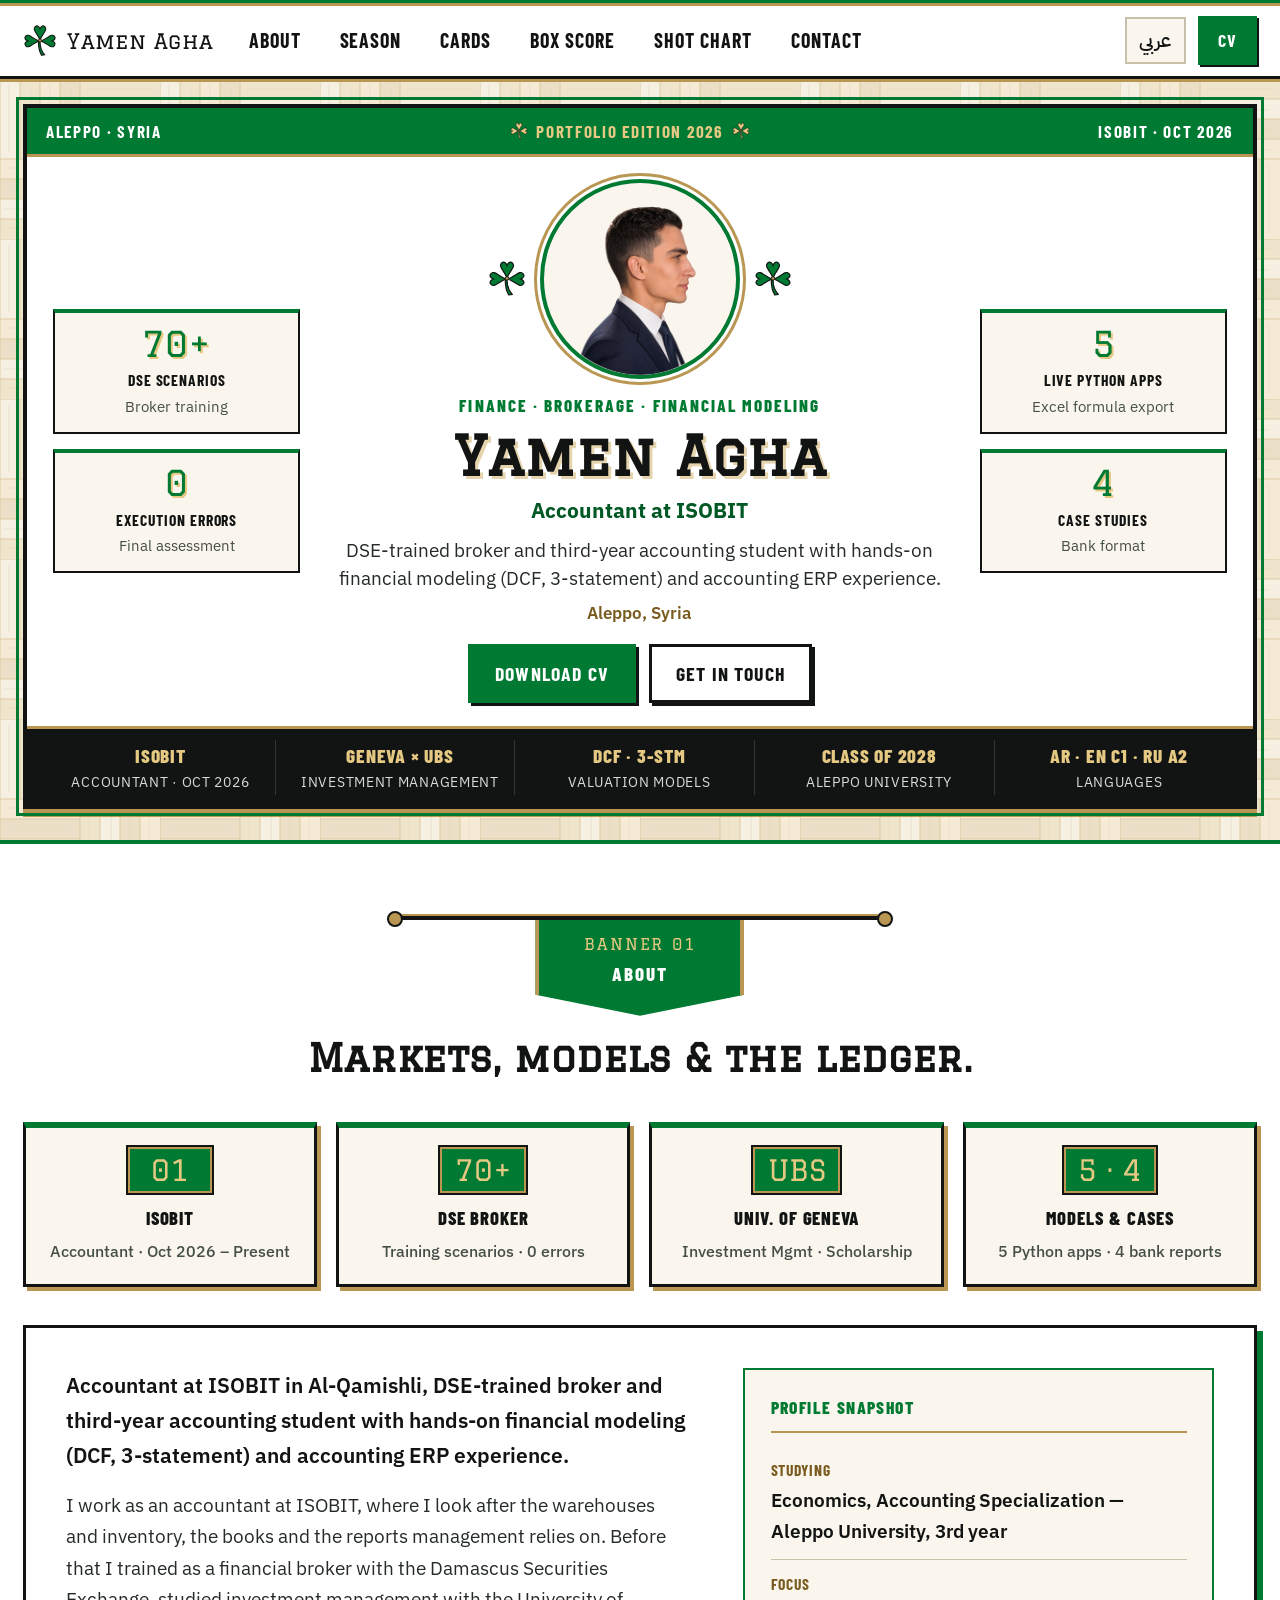
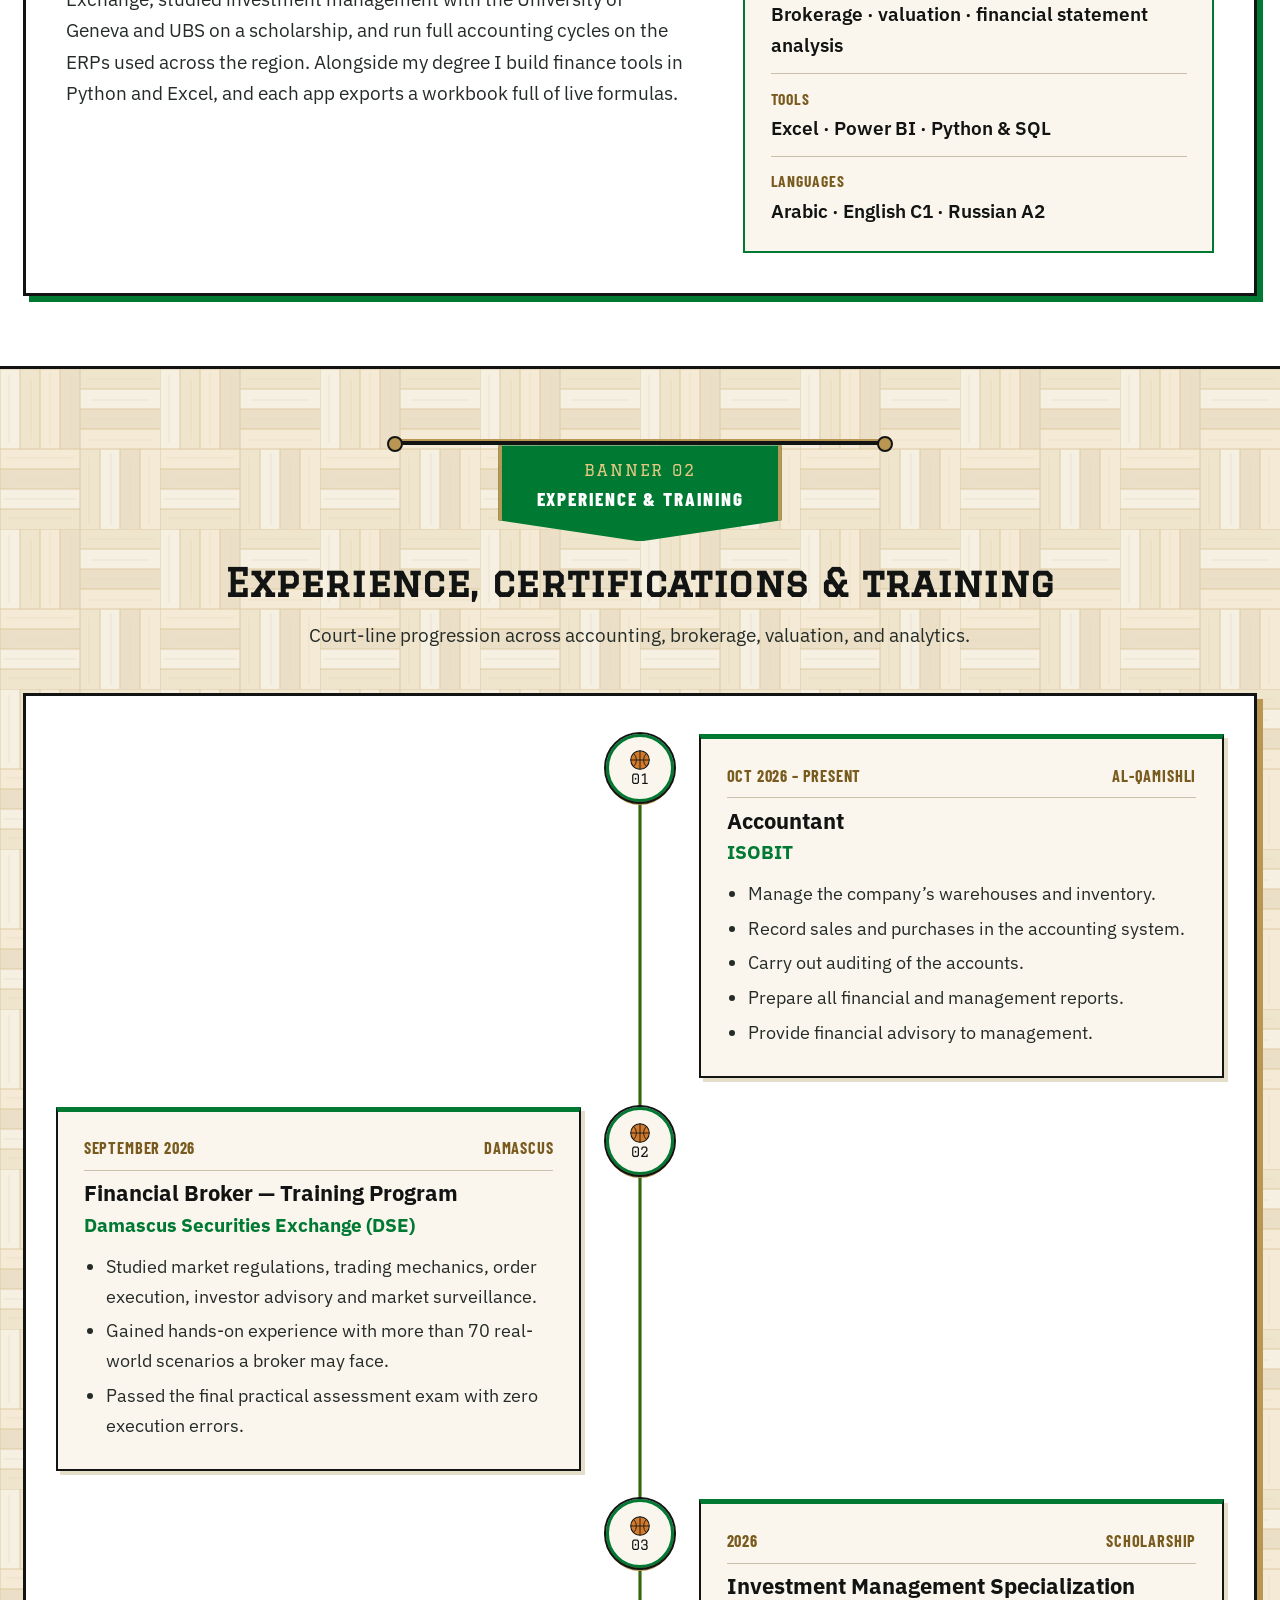
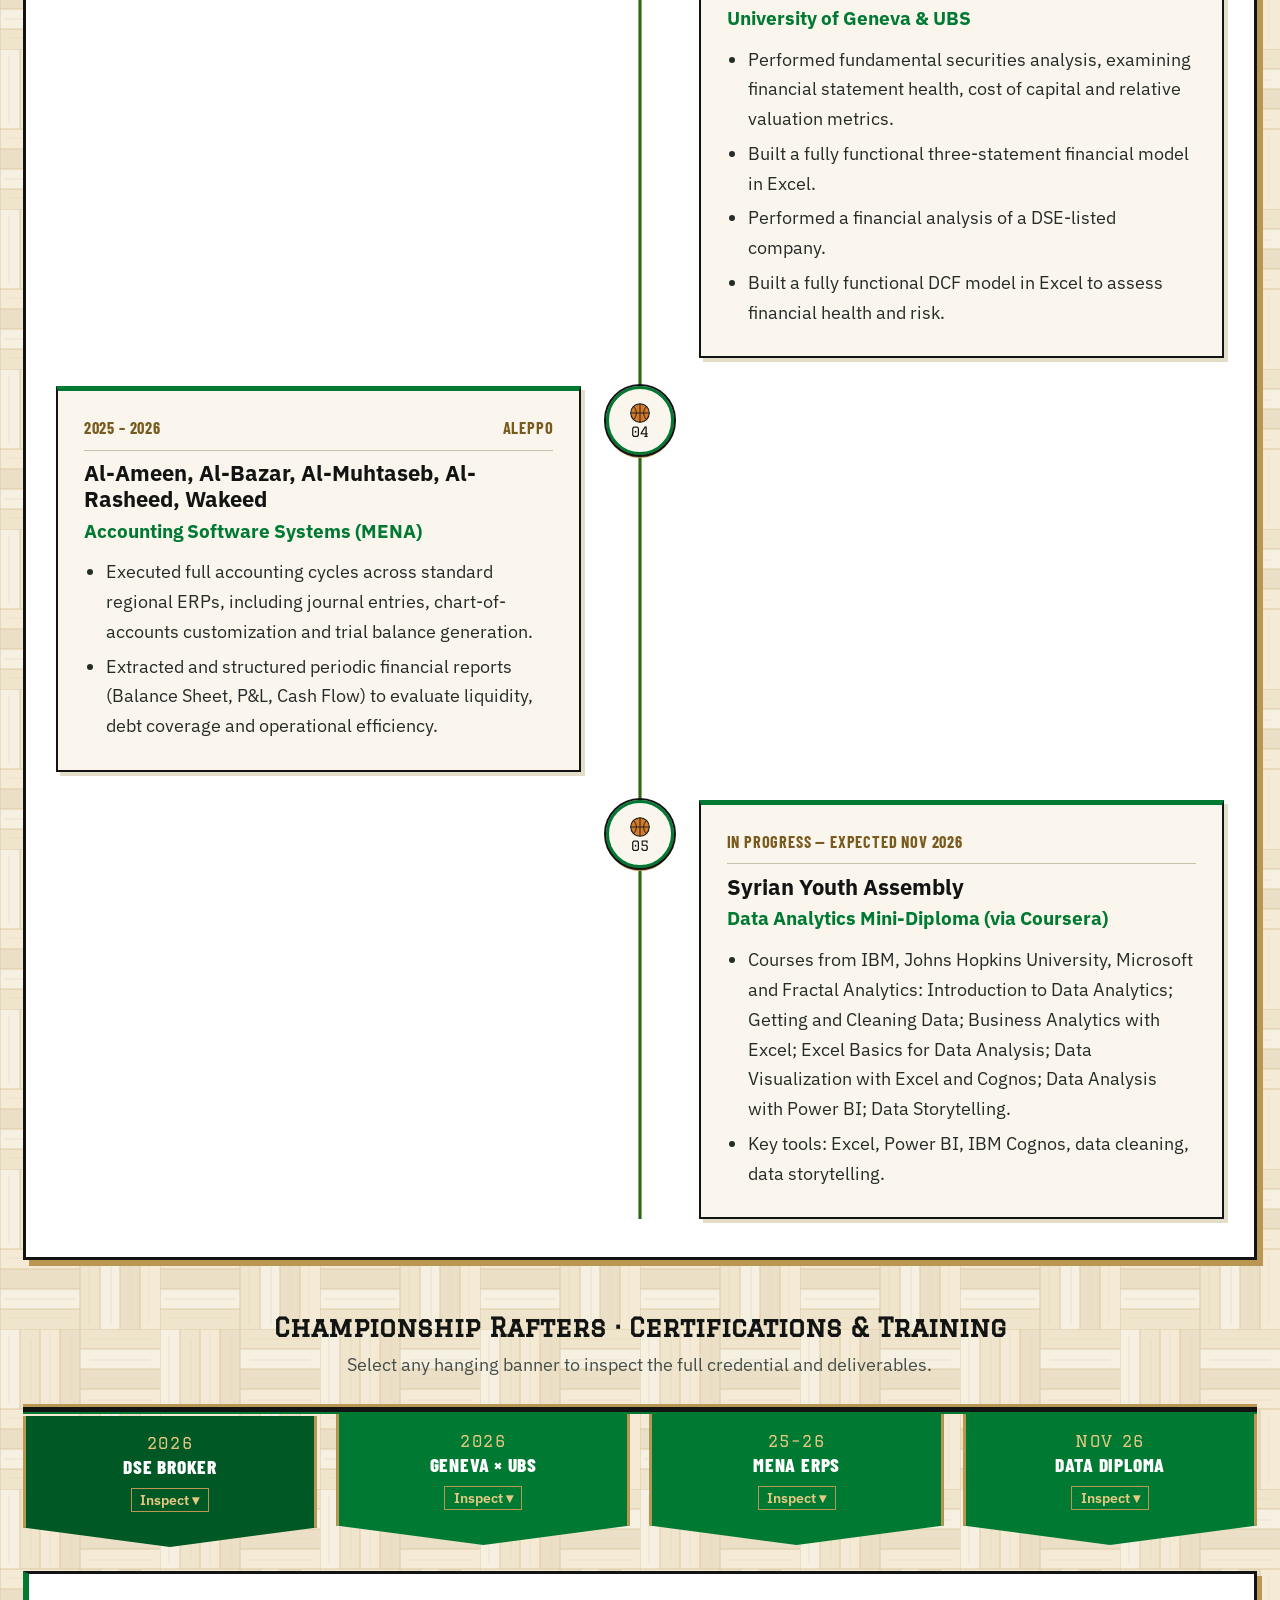
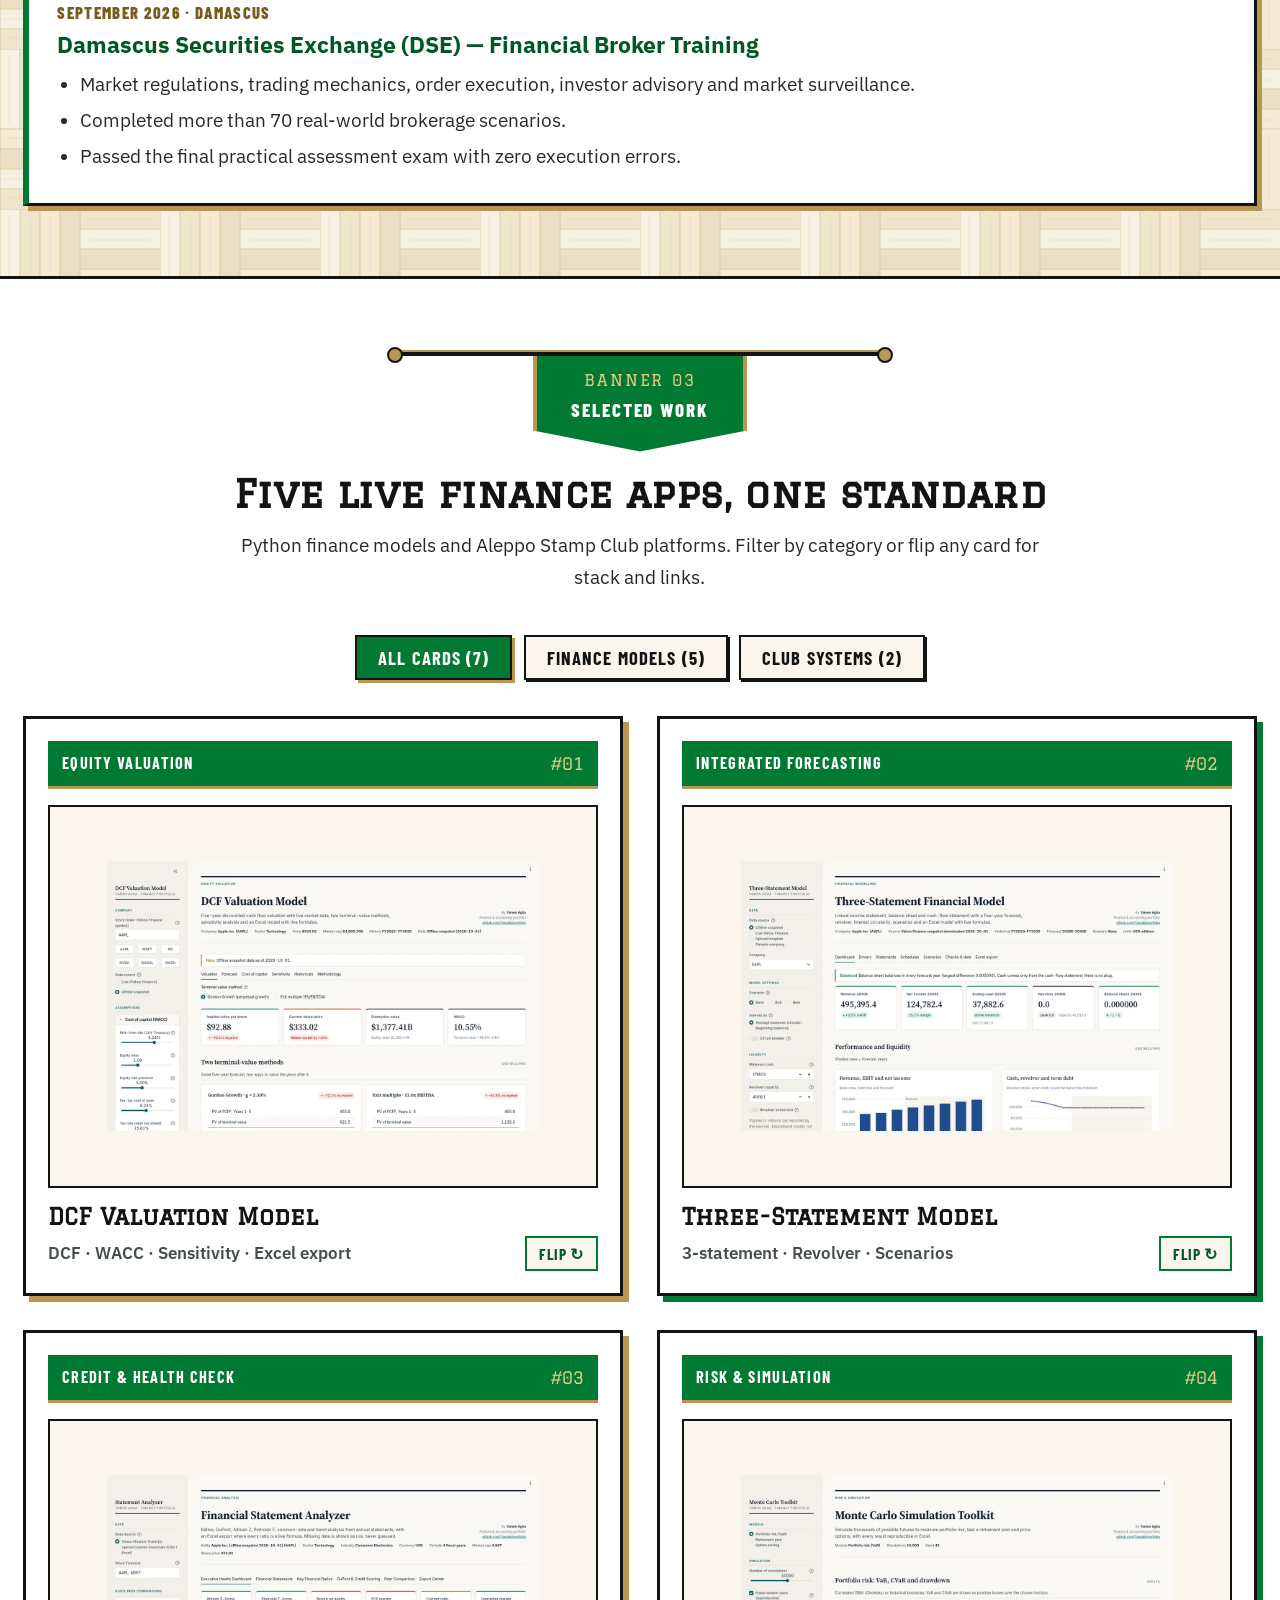
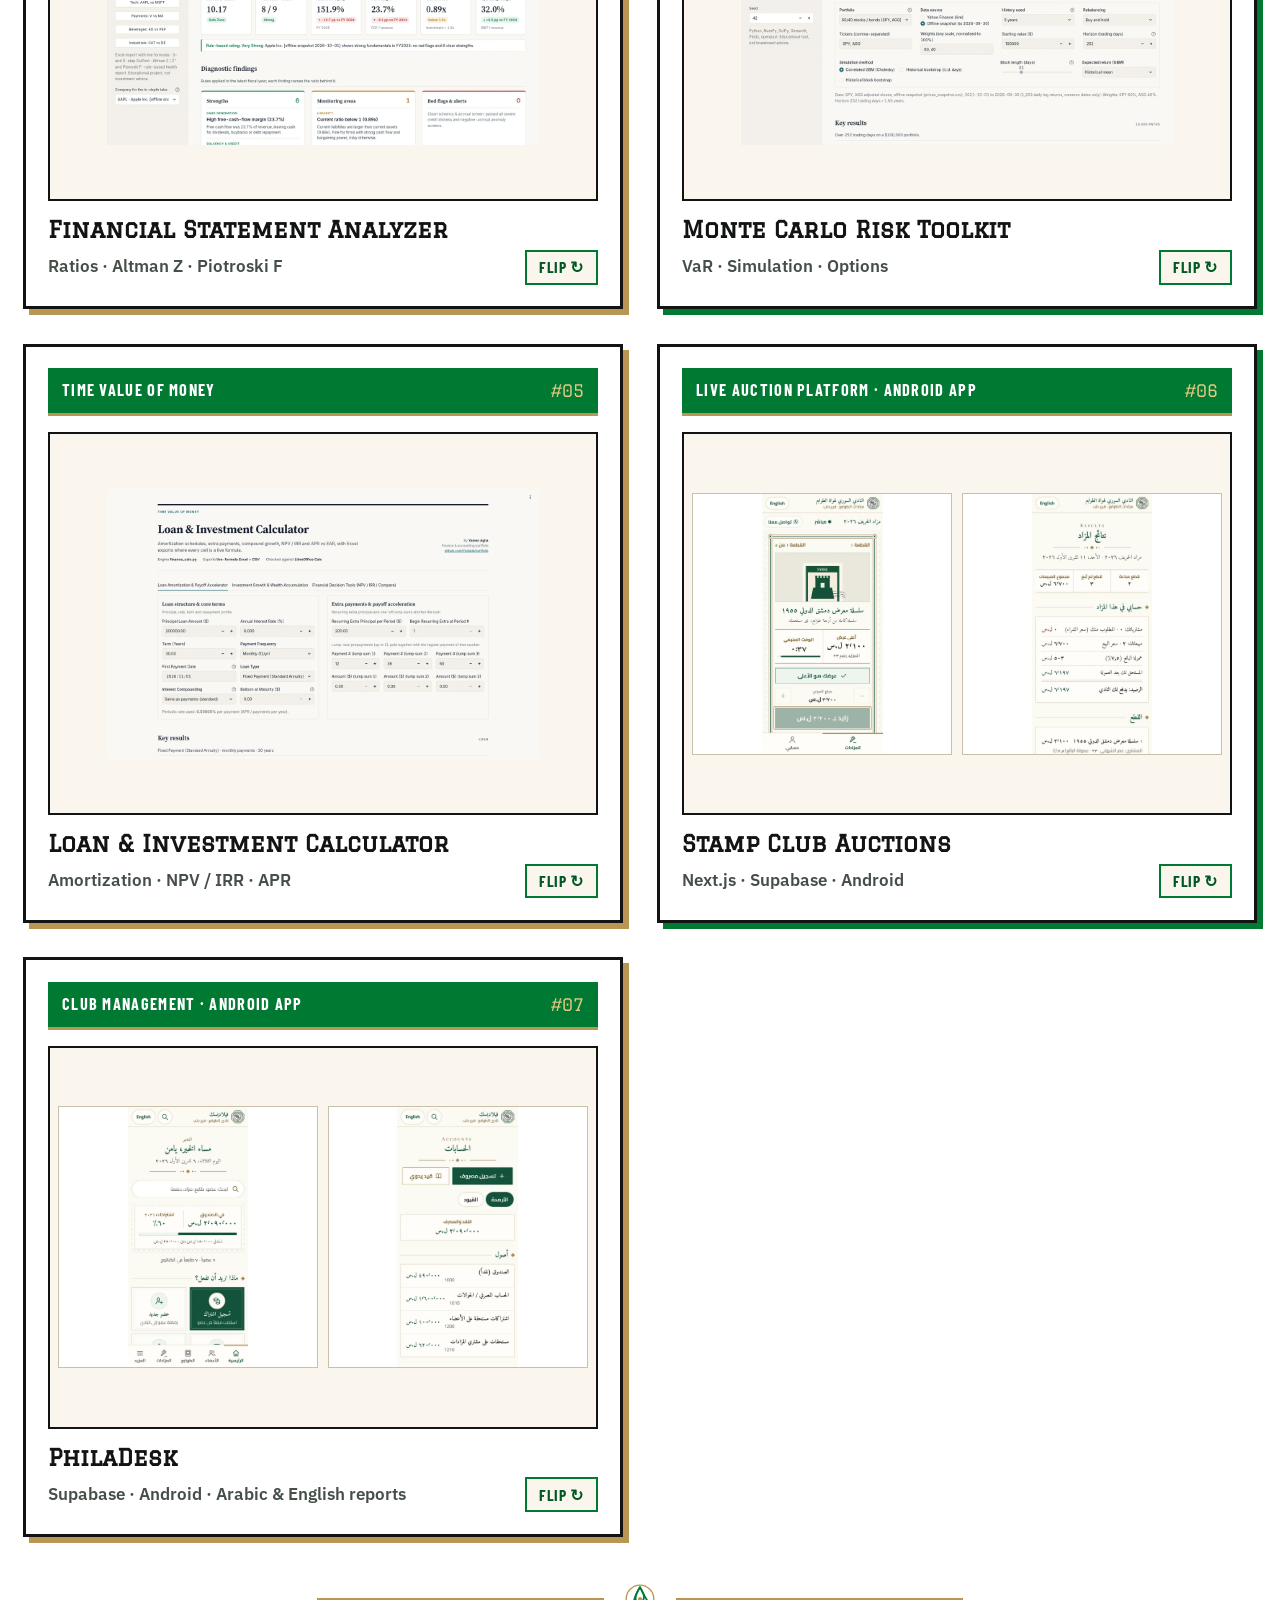
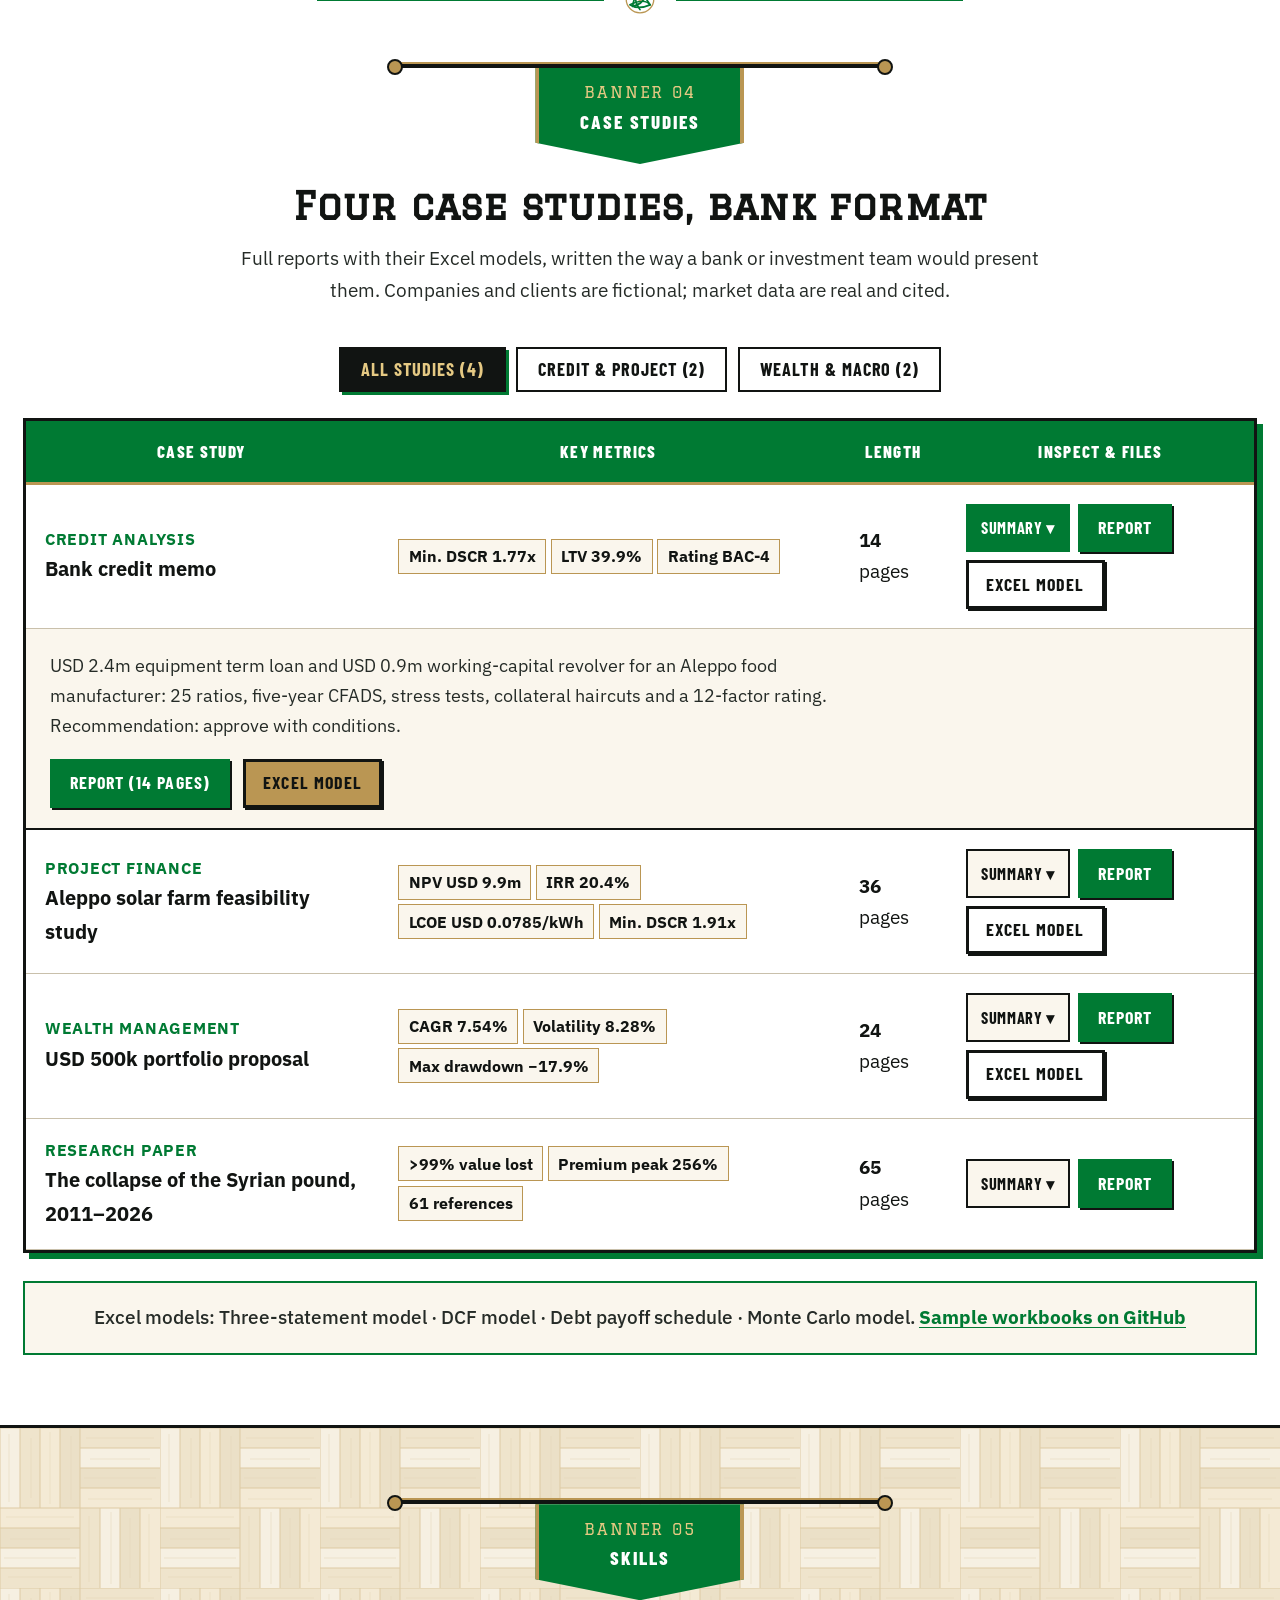
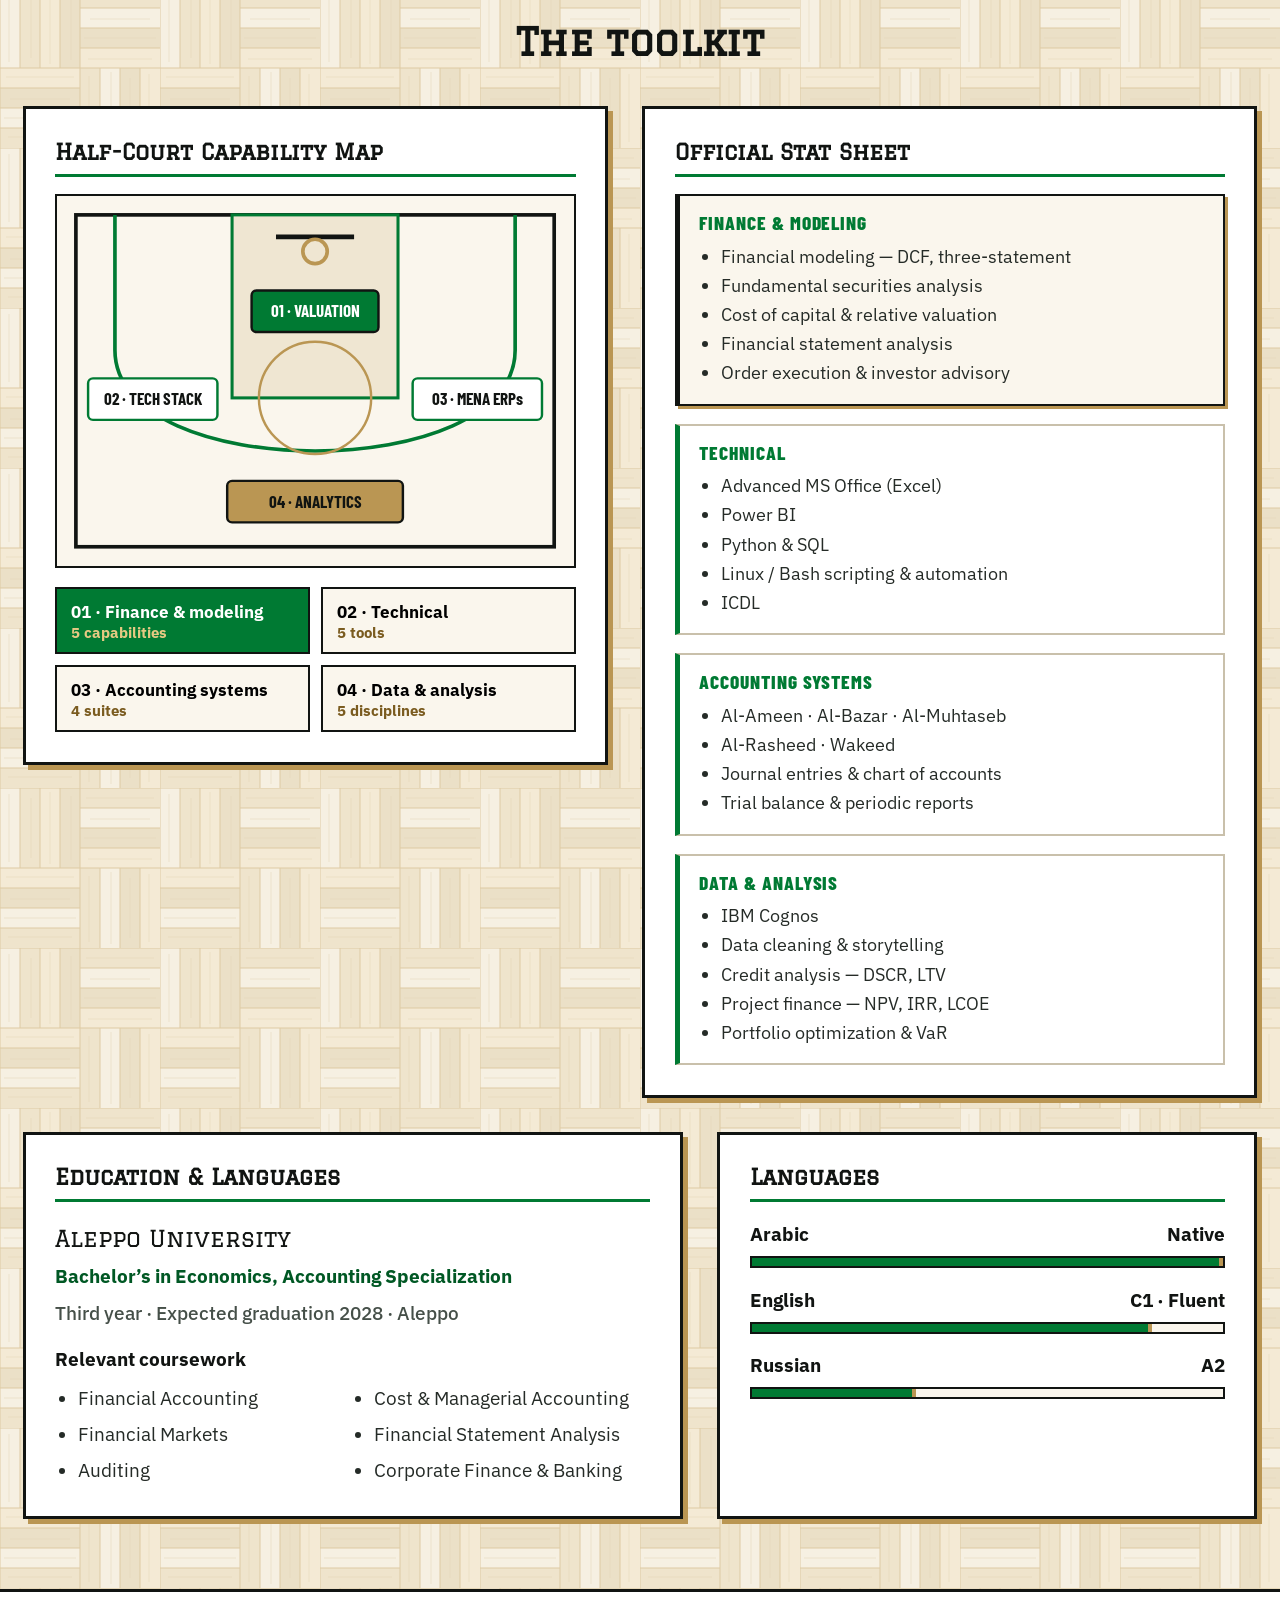
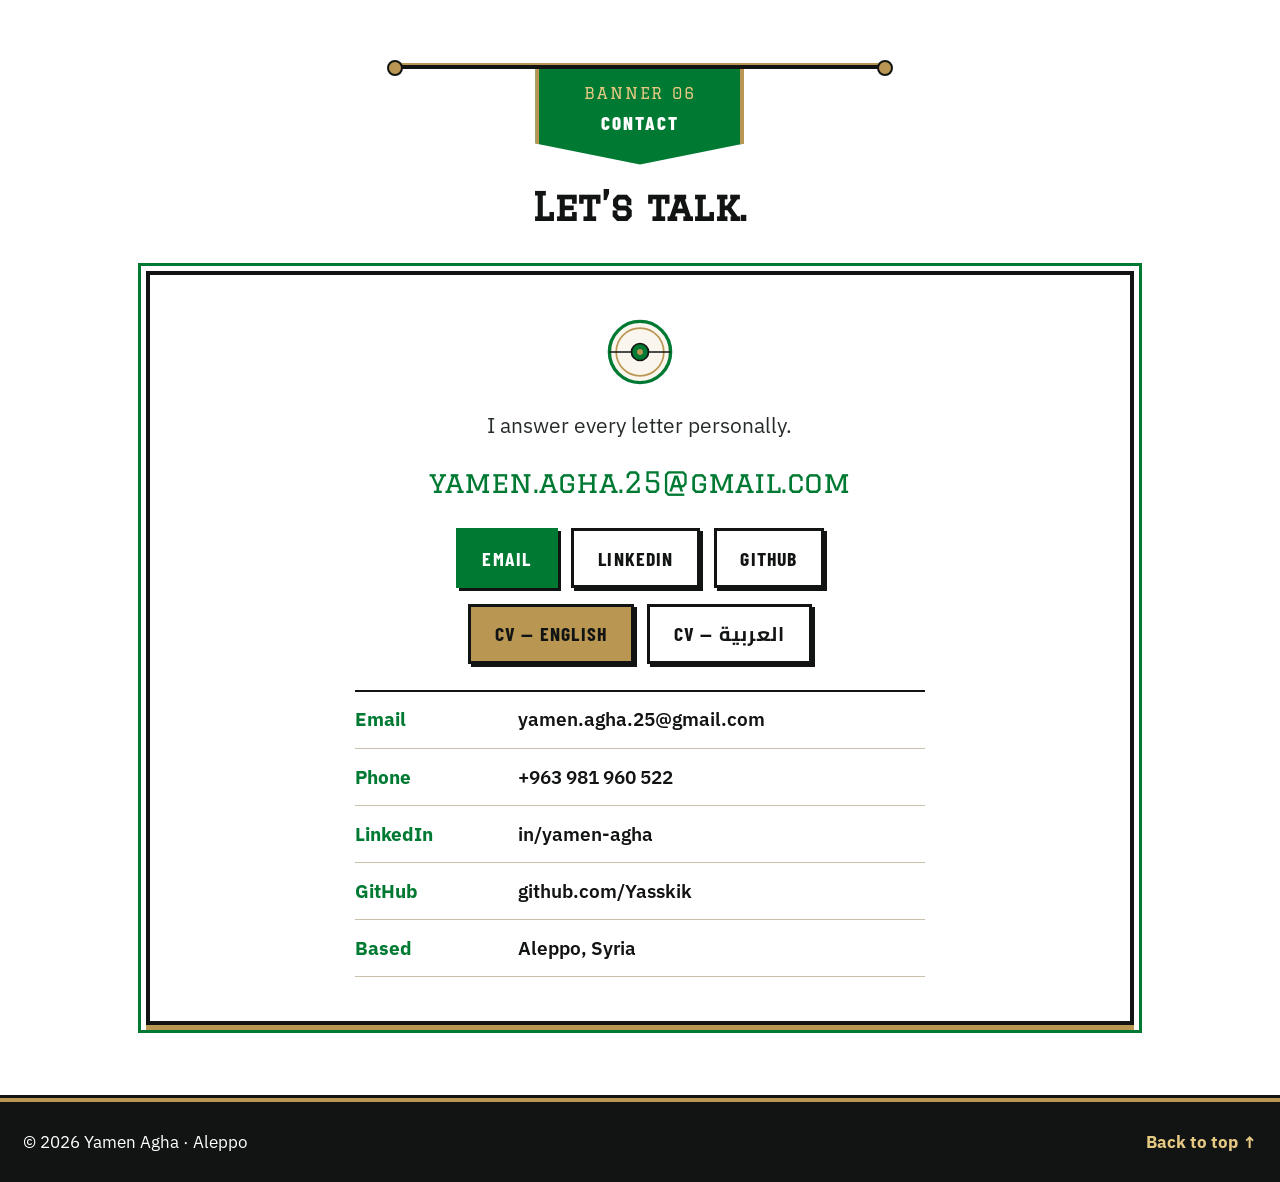
<file: index.html>
<!doctype html>
<html lang="en" dir="ltr">
<head>
<meta charset="utf-8">
<meta name="viewport" content="width=device-width, initial-scale=1, viewport-fit=cover">
<title>Yamen Agha — Accountant at ISOBIT · DSE-Trained Broker &amp; Financial Modeling</title>
<meta name="description" content="Yamen Agha — Accountant at ISOBIT (Al-Qamishli), DSE-trained broker and third-year accounting student, Syria. Financial modeling (DCF, three-statement), live finance apps, accounting ERP experience.">
<meta name="author" content="Yamen Agha">
<meta name="theme-color" content="#007A33">
<meta name="color-scheme" content="light">
<link rel="canonical" href="https://yasskik.github.io/">
<link rel="alternate" hreflang="en" href="https://yasskik.github.io/">
<link rel="alternate" hreflang="ar" href="https://yasskik.github.io/ar/">
<link rel="alternate" hreflang="x-default" href="https://yasskik.github.io/">
<meta property="og:type" content="profile">
<meta property="og:title" content="Yamen Agha — Accountant at ISOBIT · DSE-Trained Broker &amp; Financial Modeling">
<meta property="og:description" content="Yamen Agha — Accountant at ISOBIT (Al-Qamishli), DSE-trained broker and third-year accounting student, Syria. Financial modeling (DCF, three-statement), live finance apps, accounting ERP experience.">
<meta property="og:url" content="https://yasskik.github.io/">
<meta property="og:image" content="https://yasskik.github.io/assets/img/og.jpg">
<meta property="og:image:width" content="1200">
<meta property="og:image:height" content="630">
<meta property="og:image:alt" content="Yamen Agha — Accountant at ISOBIT, DSE-Trained Broker & Financial Modeling Portfolio">
<meta property="og:locale" content="en_US">
<meta property="og:locale:alternate" content="ar_SY">
<meta property="profile:first_name" content="Yamen">
<meta property="profile:last_name" content="Agha">
<meta name="twitter:card" content="summary_large_image">
<meta name="twitter:title" content="Yamen Agha — Accountant at ISOBIT · DSE-Trained Broker &amp; Financial Modeling">
<meta name="twitter:description" content="Yamen Agha — Accountant at ISOBIT (Al-Qamishli), DSE-trained broker and third-year accounting student, Syria. Financial modeling (DCF, three-statement), live finance apps, accounting ERP experience.">
<meta name="twitter:image" content="https://yasskik.github.io/assets/img/og.jpg">
<link rel="icon" href="favicon.ico" sizes="48x48">
<link rel="icon" href="assets/img/favicon-32.png" sizes="32x32" type="image/png">
<link rel="icon" href="assets/img/icon-192.png" sizes="192x192" type="image/png">
<link rel="apple-touch-icon" href="assets/img/apple-touch-icon.png">
<link rel="manifest" href="site.webmanifest">
<link rel="preload" href="assets/fonts/graduate-5.2.5-latin-400-normal.woff2" as="font" type="font/woff2" crossorigin>
<link rel="preload" href="assets/fonts/IBMPlexSans-400.woff2" as="font" type="font/woff2" crossorigin>
<link rel="preload" as="image" href="assets/img/yamen-circle-trans.png">
<link rel="stylesheet" href="assets/css/style.css">
<script type="application/ld+json">
{"@context":"https://schema.org","@type":"Person","name":"Yamen Agha","alternateName":"Yamen Muhannad Sulaiman Agha","url":"https://yasskik.github.io/","image":"https://yasskik.github.io/assets/img/og.jpg","email":"mailto:yamen.agha.25@gmail.com","telephone":"+963981960522","jobTitle":"Accountant","worksFor":{"@type":"Organization","name":"ISOBIT","address":{"@type":"PostalAddress","addressLocality":"Al-Qamishli","addressCountry":"SY"}},"address":{"@type":"PostalAddress","addressLocality":"Aleppo","addressCountry":"SY"},"alumniOf":{"@type":"CollegeOrUniversity","name":"Aleppo University"},"knowsLanguage":["ar","en","ru"],"sameAs":["https://www.linkedin.com/in/yamen-agha-157600288","https://github.com/Yasskik"]}
</script>
</head>
<body class="lang-en">
<a class="skip" href="#main">Skip to content</a>

<svg aria-hidden="true" style="position:absolute;width:0;height:0;overflow:hidden">
  <symbol id="shamrock" viewBox="0 0 64 64">
    <path d="M32 30 C26 16, 17 11, 23 5 C27 1, 32 6, 32 10 C32 6, 37 1, 41 5 C47 11, 38 16, 32 30 Z" fill="currentColor" stroke="#111412" stroke-width="2" stroke-linejoin="round"/>
    <path d="M30 32 C16 26, 11 17, 5 23 C1 27, 6 32, 10 32 C6 32, 1 37, 5 41 C11 47, 16 38, 30 32 Z" fill="currentColor" stroke="#111412" stroke-width="2" stroke-linejoin="round"/>
    <path d="M34 32 C48 26, 53 17, 59 23 C63 27, 58 32, 54 32 C58 32, 63 37, 59 41 C53 47, 48 38, 34 32 Z" fill="currentColor" stroke="#111412" stroke-width="2" stroke-linejoin="round"/>
    <path d="M32 33 C32 45, 36 53, 41 58 L35 59 C31 53, 29 44, 29 33 Z" fill="currentColor" stroke="#111412" stroke-width="2" stroke-linejoin="round"/>
    <circle cx="32" cy="31" r="3" fill="#BA9653" stroke="#111412" stroke-width="1.5"/>
  </symbol>
  <symbol id="celtic-knot" viewBox="0 0 64 64">
    <circle cx="32" cy="32" r="26" fill="none" stroke="#BA9653" stroke-width="2.5"/>
    <path d="M32 10 C42 26, 46 38, 18 46 C22 24, 28 16, 32 10 Z" fill="none" stroke="currentColor" stroke-width="3.2" stroke-linejoin="round"/>
    <path d="M13 43 C29 35, 42 32, 51 43 C32 51, 22 49, 13 43 Z" fill="none" stroke="currentColor" stroke-width="3.2" stroke-linejoin="round"/>
    <path d="M51 43 C39 27, 36 16, 32 10 C22 26, 20 35, 32 52" fill="none" stroke="currentColor" stroke-width="3.2" stroke-linecap="round"/>
    <circle cx="32" cy="32" r="4" fill="#BA9653"/>
  </symbol>
  <symbol id="basketball" viewBox="0 0 64 64">
    <circle cx="32" cy="32" r="27" fill="#D27A2C" stroke="#111412" stroke-width="3"/>
    <path d="M5 32 H59 M32 5 V59" stroke="#111412" stroke-width="2.5" fill="none"/>
    <path d="M13 13 C24 22, 24 42, 13 51 M51 13 C40 22, 40 42, 51 51" stroke="#111412" stroke-width="2.5" fill="none"/>
  </symbol>
  <symbol id="center-court-emblem" viewBox="0 0 80 80">
    <circle cx="40" cy="40" r="36" fill="#FAF6ED" stroke="#007A33" stroke-width="4"/>
    <circle cx="40" cy="40" r="28" fill="none" stroke="#BA9653" stroke-width="2"/>
    <line x1="4" y1="40" x2="76" y2="40" stroke="#111412" stroke-width="2"/>
    <circle cx="40" cy="40" r="10" fill="#007A33" stroke="#111412" stroke-width="2"/>
    <circle cx="40" cy="40" r="3.5" fill="#BA9653"/>
  </symbol>
</svg>

<div class="topbar-stripe" aria-hidden="true"></div>
<header class="nav">
  <div class="nav__inner">
    <a class="brand" href="#top">
      <svg class="brand__crest" style="color:var(--green)" aria-hidden="true"><use href="#shamrock"/></svg>
      <span class="brand__name">Yamen Agha</span>
    </a>
    <ul class="nav__links">
      <li><a href="#about">About</a></li>
      <li><a href="#experience">Season</a></li>
      <li><a href="#work">Cards</a></li>
      <li><a href="#cases">Box Score</a></li>
      <li><a href="#skills">Shot Chart</a></li>
      <li><a href="#contact">Contact</a></li>
    </ul>
    <div class="nav__end">
      <a class="nav__lang" href="ar/" lang="ar" hreflang="ar">عربي</a>
      <a class="btn btn--small" data-cv-burst href="cv/Yamen_Agha_CV_EN.pdf" download>CV</a>
    </div>
  </div>
</header>

<main id="main">
  <!-- HERO: Jumbotron Scoreboard over Parquet Floor -->
  <section class="hero parquet-band" id="top">
    <div class="wrap">
      <div class="jumbotron">
        <div class="jumbo__bar">
          <span>ALEPPO · SYRIA</span>
          <span class="jumbo__bar-mid">
            <svg width="18" height="18" style="color:var(--gold-bright)" aria-hidden="true"><use href="#shamrock"/></svg>
            PORTFOLIO EDITION 2026
            <svg width="18" height="18" style="color:var(--gold-bright)" aria-hidden="true"><use href="#shamrock"/></svg>
          </span>
          <span>ISOBIT · OCT 2026</span>
        </div>

        <div class="jumbo__grid">
          <div class="jumbo__side">
            <div class="jersey-stat">
              <span class="jersey-stat__num" data-count="70" data-suffix="+">70+</span>
              <span class="jersey-stat__label">DSE Scenarios</span>
              <span class="jersey-stat__sub">Broker training</span>
            </div>
            <div class="jersey-stat">
              <span class="jersey-stat__num" data-count="0">0</span>
              <span class="jersey-stat__label">Execution Errors</span>
              <span class="jersey-stat__sub">Final assessment</span>
            </div>
          </div>

          <div class="jumbo__center">
            <div class="portrait-crest">
              <svg class="shamrock-wing" aria-hidden="true"><use href="#shamrock"/></svg>
              <div class="portrait-ring">
                <img src="assets/img/yamen-circle-trans.png" width="800" height="800" alt="Yamen Agha">
              </div>
              <svg class="shamrock-wing" aria-hidden="true"><use href="#shamrock"/></svg>
            </div>
            <p class="hero__kicker">Finance · Brokerage · Financial Modeling</p>
            <h1>
              <span class="hero__name">Yamen Agha</span>
              <span class="sr-only"> — Finance · Brokerage · Financial Modeling</span>
            </h1>
            <p class="hero__role">Accountant at ISOBIT</p>
            <p class="hero__lede">DSE-trained broker and third-year accounting student with hands-on financial modeling (DCF, 3-statement) and accounting ERP experience.</p>
            <p class="hero__loc">Aleppo, Syria</p>
            <div class="btns">
              <a class="btn" data-cv-burst href="cv/Yamen_Agha_CV_EN.pdf" download>Download CV</a>
              <a class="btn btn--line" href="#contact">Get in touch</a>
            </div>
          </div>

          <div class="jumbo__side">
            <div class="jersey-stat">
              <span class="jersey-stat__num" data-count="5">5</span>
              <span class="jersey-stat__label">Live Python Apps</span>
              <span class="jersey-stat__sub">Excel formula export</span>
            </div>
            <div class="jersey-stat">
              <span class="jersey-stat__num" data-count="4">4</span>
              <span class="jersey-stat__label">Case Studies</span>
              <span class="jersey-stat__sub">Bank format</span>
            </div>
          </div>
        </div>

        <div class="scoreboard-strip">
          <div class="sb-cell">
            <span class="sb-cell__val">ISOBIT</span>
            <span class="sb-cell__lbl">Accountant · Oct 2026</span>
          </div>
          <div class="sb-cell">
            <span class="sb-cell__val">GENEVA × UBS</span>
            <span class="sb-cell__lbl">Investment Management</span>
          </div>
          <div class="sb-cell">
            <span class="sb-cell__val">DCF · 3-STM</span>
            <span class="sb-cell__lbl">Valuation Models</span>
          </div>
          <div class="sb-cell">
            <span class="sb-cell__val">CLASS OF 2028</span>
            <span class="sb-cell__lbl">Aleppo University</span>
          </div>
          <div class="sb-cell">
            <span class="sb-cell__val">AR · EN C1 · RU A2</span>
            <span class="sb-cell__lbl">Languages</span>
          </div>
        </div>
      </div>
    </div>
  </section>

  <!-- 01 ABOUT + RETIRED NUMBERS / TROPHY CASE -->
  <section class="section section--white" id="about">
    <div class="wrap">
      <div class="rafter-head reveal">
        <div class="rafter-bar" aria-hidden="true"></div>
        <div class="banner-pennant">
          <span class="banner-pennant__no">BANNER 01</span>
          <span class="banner-pennant__lbl">About</span>
        </div>
        <h2 class="section__title">Markets, models &amp; the ledger.</h2>
      </div>

      <div class="trophy-case reveal" aria-label="Career honors and milestones">
        <div class="retired-jersey">
          <span class="retired-jersey__no">01</span>
          <span class="retired-jersey__org">ISOBIT</span>
          <span class="retired-jersey__desc">Accountant · Oct 2026 – Present</span>
        </div>
        <div class="retired-jersey">
          <span class="retired-jersey__no">70+</span>
          <span class="retired-jersey__org">DSE BROKER</span>
          <span class="retired-jersey__desc">Training scenarios · 0 errors</span>
        </div>
        <div class="retired-jersey">
          <span class="retired-jersey__no">UBS</span>
          <span class="retired-jersey__org">UNIV. OF GENEVA</span>
          <span class="retired-jersey__desc">Investment Mgmt · Scholarship</span>
        </div>
        <div class="retired-jersey">
          <span class="retired-jersey__no">5 · 4</span>
          <span class="retired-jersey__org">MODELS &amp; CASES</span>
          <span class="retired-jersey__desc">5 Python apps · 4 bank reports</span>
        </div>
      </div>

      <div class="about-box reveal">
        <div>
          <p class="about__lead">Accountant at ISOBIT in Al-Qamishli, DSE-trained broker and third-year accounting student with hands-on financial modeling (DCF, 3-statement) and accounting ERP experience.</p>
          <p class="about__body">I work as an accountant at ISOBIT, where I look after the warehouses and inventory, the books and the reports management relies on. Before that I trained as a financial broker with the Damascus Securities Exchange, studied investment management with the University of Geneva and UBS on a scholarship, and run full accounting cycles on the ERPs used across the region. Alongside my degree I build finance tools in Python and Excel, and each app exports a workbook full of live formulas.</p>
        </div>
        <aside class="scout-card">
          <div class="scout-card__head">Profile Snapshot</div>
          <dl class="facts">
            <li><dt>Studying</dt><dd>Economics, Accounting Specialization — Aleppo University, 3rd year</dd></li>
            <li><dt>Focus</dt><dd>Brokerage · valuation · financial statement analysis</dd></li>
            <li><dt>Tools</dt><dd>Excel · Power BI · Python &amp; SQL</dd></li>
            <li><dt>Languages</dt><dd>Arabic · English C1 · Russian A2</dd></li>
          </dl>
        </aside>
      </div>
    </div>
  </section>

  <!-- 02 SEASON TIMELINE + HANGING CHAMPIONSHIP BANNERS -->
  <section class="section parquet-band" id="experience">
    <div class="wrap">
      <div class="rafter-head reveal">
        <div class="rafter-bar" aria-hidden="true"></div>
        <div class="banner-pennant">
          <span class="banner-pennant__no">BANNER 02</span>
          <span class="banner-pennant__lbl">Experience &amp; Training</span>
        </div>
        <h2 class="section__title">Experience, certifications &amp; training</h2>
        <p class="section__intro">Court-line progression across accounting, brokerage, valuation, and analytics.</p>
      </div>

      <div class="season-court reveal">
        <div class="court-axis">
          <div class="court-spine" aria-hidden="true"></div>
          <article class="season-stop reveal">
            <div class="season-stop__node" aria-hidden="true">
              <svg><use href="#basketball"/></svg>
              <span class="season-stop__no">01</span>
            </div>
            <div class="season-card">
              <div class="season-card__meta">
                <span>Oct 2026 – Present</span>
<span>Al-Qamishli</span>              </div>
              <h3 class="job__role">Accountant</h3>
              <p class="job__org">ISOBIT</p>
              <ul class="job__points">
<li>Manage the company’s warehouses and inventory.</li><li>Record sales and purchases in the accounting system.</li><li>Carry out auditing of the accounts.</li><li>Prepare all financial and management reports.</li><li>Provide financial advisory to management.</li>              </ul>
            </div>
          </article>
          <article class="season-stop reveal">
            <div class="season-stop__node" aria-hidden="true">
              <svg><use href="#basketball"/></svg>
              <span class="season-stop__no">02</span>
            </div>
            <div class="season-card">
              <div class="season-card__meta">
                <span>September 2026</span>
<span>Damascus</span>              </div>
              <h3 class="job__role">Financial Broker — Training Program</h3>
              <p class="job__org">Damascus Securities Exchange (DSE)</p>
              <ul class="job__points">
<li>Studied market regulations, trading mechanics, order execution, investor advisory and market surveillance.</li><li>Gained hands-on experience with more than 70 real-world scenarios a broker may face.</li><li>Passed the final practical assessment exam with zero execution errors.</li>              </ul>
            </div>
          </article>
          <article class="season-stop reveal">
            <div class="season-stop__node" aria-hidden="true">
              <svg><use href="#basketball"/></svg>
              <span class="season-stop__no">03</span>
            </div>
            <div class="season-card">
              <div class="season-card__meta">
                <span>2026</span>
<span>Scholarship</span>              </div>
              <h3 class="job__role">Investment Management Specialization</h3>
              <p class="job__org">University of Geneva &amp; UBS</p>
              <ul class="job__points">
<li>Performed fundamental securities analysis, examining financial statement health, cost of capital and relative valuation metrics.</li><li>Built a fully functional three-statement financial model in Excel.</li><li>Performed a financial analysis of a DSE-listed company.</li><li>Built a fully functional DCF model in Excel to assess financial health and risk.</li>              </ul>
            </div>
          </article>
          <article class="season-stop reveal">
            <div class="season-stop__node" aria-hidden="true">
              <svg><use href="#basketball"/></svg>
              <span class="season-stop__no">04</span>
            </div>
            <div class="season-card">
              <div class="season-card__meta">
                <span>2025 – 2026</span>
<span>Aleppo</span>              </div>
              <h3 class="job__role">Al-Ameen, Al-Bazar, Al-Muhtaseb, Al-Rasheed, Wakeed</h3>
              <p class="job__org">Accounting Software Systems (MENA)</p>
              <ul class="job__points">
<li>Executed full accounting cycles across standard regional ERPs, including journal entries, chart-of-accounts customization and trial balance generation.</li><li>Extracted and structured periodic financial reports (Balance Sheet, P&amp;L, Cash Flow) to evaluate liquidity, debt coverage and operational efficiency.</li>              </ul>
            </div>
          </article>
          <article class="season-stop reveal">
            <div class="season-stop__node" aria-hidden="true">
              <svg><use href="#basketball"/></svg>
              <span class="season-stop__no">05</span>
            </div>
            <div class="season-card">
              <div class="season-card__meta">
                <span>In progress — expected Nov 2026</span>
              </div>
              <h3 class="job__role">Syrian Youth Assembly</h3>
              <p class="job__org">Data Analytics Mini-Diploma (via Coursera)</p>
              <ul class="job__points">
<li>Courses from IBM, Johns Hopkins University, Microsoft and Fractal Analytics: Introduction to Data Analytics; Getting and Cleaning Data; Business Analytics with Excel; Excel Basics for Data Analysis; Data Visualization with Excel and Cognos; Data Analysis with Power BI; Data Storytelling.</li><li>Key tools: Excel, Power BI, IBM Cognos, data cleaning, data storytelling.</li>              </ul>
            </div>
          </article>
        </div>
      </div>

      <div class="rafters-wrap reveal">
        <h3 class="rafters-title">Championship Rafters · Certifications &amp; Training</h3>
        <p class="rafters-sub">Select any hanging banner to inspect the full credential and deliverables.</p>
        <div class="rafter-beam" aria-hidden="true"></div>
        <div class="champ-rafters">
          <div class="champ-banner">
            <button
              type="button"
              class="champ-banner__btn"
              aria-expanded="true"
              data-title="Damascus Securities Exchange (DSE)"
              data-sub="Financial Broker Training"
              data-meta="September 2026 · Damascus"
              data-bullets='["Market regulations, trading mechanics, order execution, investor advisory and market surveillance.", "Completed more than 70 real-world brokerage scenarios.", "Passed the final practical assessment exam with zero execution errors."]'
            >
              <span class="champ-banner__yr">2026</span>
              <span class="champ-banner__name">DSE Broker</span>
              <span class="champ-banner__cue">Inspect ▾</span>
            </button>
          </div>
          <div class="champ-banner">
            <button
              type="button"
              class="champ-banner__btn"
              aria-expanded="false"
              data-title="University of Geneva &amp; UBS"
              data-sub="Investment Management Specialization"
              data-meta="2026 · Scholarship"
              data-bullets='["Fundamental securities analysis, cost of capital and relative valuation metrics.", "Built a three-statement financial model and a DCF valuation model in Excel.", "Completed a full financial analysis of a DSE-listed company."]'
            >
              <span class="champ-banner__yr">2026</span>
              <span class="champ-banner__name">Geneva × UBS</span>
              <span class="champ-banner__cue">Inspect ▾</span>
            </button>
          </div>
          <div class="champ-banner">
            <button
              type="button"
              class="champ-banner__btn"
              aria-expanded="false"
              data-title="Regional Accounting Systems"
              data-sub="Al-Ameen · Al-Bazar · Al-Muhtaseb · Al-Rasheed · Wakeed"
              data-meta="2025 – 2026 · Aleppo"
              data-bullets='["Full accounting cycles, journal entries, chart-of-accounts setup and trial balances.", "Structured Balance Sheet, P\u0026L and Cash Flow reports for liquidity and debt coverage."]'
            >
              <span class="champ-banner__yr">25–26</span>
              <span class="champ-banner__name">MENA ERPs</span>
              <span class="champ-banner__cue">Inspect ▾</span>
            </button>
          </div>
          <div class="champ-banner">
            <button
              type="button"
              class="champ-banner__btn"
              aria-expanded="false"
              data-title="Syrian Youth Assembly"
              data-sub="Data Analytics Mini-Diploma (Coursera)"
              data-meta="In progress — expected Nov 2026"
              data-bullets='["Coursework from IBM, Johns Hopkins University, Microsoft and Fractal Analytics.", "Tools covered: Excel, Power BI, IBM Cognos, data cleaning and data storytelling."]'
            >
              <span class="champ-banner__yr">NOV 26</span>
              <span class="champ-banner__name">Data Diploma</span>
              <span class="champ-banner__cue">Inspect ▾</span>
            </button>
          </div>
        </div>
        <div class="banner-detail" id="banner-detail-panel">
          <p class="banner-detail__meta">September 2026 · Damascus</p>
          <h4 class="banner-detail__title">Damascus Securities Exchange (DSE) — Financial Broker Training</h4>
          <ul class="banner-detail__list">
<li>Market regulations, trading mechanics, order execution, investor advisory and market surveillance.</li><li>Completed more than 70 real-world brokerage scenarios.</li><li>Passed the final practical assessment exam with zero execution errors.</li>          </ul>
        </div>
      </div>
    </div>
  </section>

  <!-- 03 PROJECTS & SYSTEMS: TRADING CARDS WITH FLIP & FILTER CHIPS -->
  <section class="section section--white" id="work">
    <div class="wrap">
      <div class="rafter-head reveal">
        <div class="rafter-bar" aria-hidden="true"></div>
        <div class="banner-pennant">
          <span class="banner-pennant__no">BANNER 03</span>
          <span class="banner-pennant__lbl">Selected Work</span>
        </div>
        <h2 class="section__title">Five live finance apps, one standard</h2>
        <p class="section__intro">Python finance models and Aleppo Stamp Club platforms. Filter by category or flip any card for stack and links.</p>
      </div>

      <div class="filter-bar reveal" role="group" aria-label="Filter project cards">
        <button type="button" class="filter-chip is-active" data-filter="all" aria-pressed="true">All Cards (7)</button>
        <button type="button" class="filter-chip" data-filter="finance" aria-pressed="false">Finance Models (5)</button>
        <button type="button" class="filter-chip" data-filter="systems" aria-pressed="false">Club Systems (2)</button>
      </div>

      <div class="trade-grid">
        <article class="trade-card reveal" data-cat="finance">
          <div class="trade-card__inner">
            <div class="trade-face trade-face--front">
              <div class="trade-top">
                <span class="trade-top__kind">Equity valuation</span>
                <span class="trade-top__no">#01</span>
              </div>
              <div class="trade-media">
                <img src="assets/img/app-dcf.webp" width="1200" height="750" alt="DCF Valuation Model" loading="lazy">
              </div>
              <div class="trade-front-foot">
                <h3 class="trade-title">DCF Valuation Model</h3>
                <div class="trade-front-row">
                  <span class="tags">DCF · WACC · Sensitivity · Excel export</span>
                  <button type="button" class="flip-toggle" aria-pressed="false">Flip ↻</button>
                </div>
              </div>
            </div>

            <div class="trade-face trade-face--back">
              <div>
                <div class="trade-back-head">
                  <span class="trade-back-kicker">Equity valuation</span>
                  <button type="button" class="flip-toggle" aria-pressed="false">Front ↺</button>
                </div>
                <h3 class="trade-title">DCF Valuation Model</h3>
                <p class="trade-back-body">Type a ticker and estimate what one share is worth from the cash the business is expected to produce — two terminal-value methods, WACC build-up and sensitivity grids.</p>
                <ul class="trade-back-points">
<li>DCF</li><li>WACC</li><li>Sensitivity</li><li>Excel export</li>                </ul>
              </div>
              <div class="btns">
                <a class="btn btn--small" href="https://yamen-dcf-valuation.streamlit.app/" target="_blank" rel="noopener">Live app</a>
                <a class="btn btn--small btn--line" href="https://github.com/Yasskik/portfolio/tree/main/finance/dcf-valuation-model" target="_blank" rel="noopener">Code</a>
              </div>
            </div>
          </div>
        </article>
        <article class="trade-card reveal" data-cat="finance">
          <div class="trade-card__inner">
            <div class="trade-face trade-face--front">
              <div class="trade-top">
                <span class="trade-top__kind">Integrated forecasting</span>
                <span class="trade-top__no">#02</span>
              </div>
              <div class="trade-media">
                <img src="assets/img/app-three-statement.webp" width="1200" height="750" alt="Three-Statement Model" loading="lazy">
              </div>
              <div class="trade-front-foot">
                <h3 class="trade-title">Three-Statement Model</h3>
                <div class="trade-front-row">
                  <span class="tags">3-statement · Revolver · Scenarios</span>
                  <button type="button" class="flip-toggle" aria-pressed="false">Flip ↻</button>
                </div>
              </div>
            </div>

            <div class="trade-face trade-face--back">
              <div>
                <div class="trade-back-head">
                  <span class="trade-back-kicker">Integrated forecasting</span>
                  <button type="button" class="flip-toggle" aria-pressed="false">Front ↺</button>
                </div>
                <h3 class="trade-title">Three-Statement Model</h3>
                <p class="trade-back-body">Income statement, balance sheet and cash flow wired together: the balance sheet balances without a plug, and a revolver steps in when cash runs low.</p>
                <ul class="trade-back-points">
<li>3-statement</li><li>Revolver</li><li>Scenarios</li>                </ul>
              </div>
              <div class="btns">
                <a class="btn btn--small" href="https://yamen-three-statement.streamlit.app/" target="_blank" rel="noopener">Live app</a>
                <a class="btn btn--small btn--line" href="https://github.com/Yasskik/portfolio/tree/main/finance/three-statement-model" target="_blank" rel="noopener">Code</a>
              </div>
            </div>
          </div>
        </article>
        <article class="trade-card reveal" data-cat="finance">
          <div class="trade-card__inner">
            <div class="trade-face trade-face--front">
              <div class="trade-top">
                <span class="trade-top__kind">Credit &amp; health check</span>
                <span class="trade-top__no">#03</span>
              </div>
              <div class="trade-media">
                <img src="assets/img/app-analyzer.webp" width="1200" height="750" alt="Financial Statement Analyzer" loading="lazy">
              </div>
              <div class="trade-front-foot">
                <h3 class="trade-title">Financial Statement Analyzer</h3>
                <div class="trade-front-row">
                  <span class="tags">Ratios · Altman Z · Piotroski F</span>
                  <button type="button" class="flip-toggle" aria-pressed="false">Flip ↻</button>
                </div>
              </div>
            </div>

            <div class="trade-face trade-face--back">
              <div>
                <div class="trade-back-head">
                  <span class="trade-back-kicker">Credit &amp; health check</span>
                  <button type="button" class="flip-toggle" aria-pressed="false">Front ↺</button>
                </div>
                <h3 class="trade-title">Financial Statement Analyzer</h3>
                <p class="trade-back-body">A full check-up of a company: 34 ratios, DuPont, Altman Z, Piotroski F, common-size tables and peer comparison.</p>
                <ul class="trade-back-points">
<li>Ratios</li><li>Altman Z</li><li>Piotroski F</li>                </ul>
              </div>
              <div class="btns">
                <a class="btn btn--small" href="https://yamen-statement-analyzer.streamlit.app/" target="_blank" rel="noopener">Live app</a>
                <a class="btn btn--small btn--line" href="https://github.com/Yasskik/portfolio/tree/main/finance/financial-statement-analyzer" target="_blank" rel="noopener">Code</a>
              </div>
            </div>
          </div>
        </article>
        <article class="trade-card reveal" data-cat="finance">
          <div class="trade-card__inner">
            <div class="trade-face trade-face--front">
              <div class="trade-top">
                <span class="trade-top__kind">Risk &amp; simulation</span>
                <span class="trade-top__no">#04</span>
              </div>
              <div class="trade-media">
                <img src="assets/img/app-monte-carlo.webp" width="1200" height="750" alt="Monte Carlo Risk Toolkit" loading="lazy">
              </div>
              <div class="trade-front-foot">
                <h3 class="trade-title">Monte Carlo Risk Toolkit</h3>
                <div class="trade-front-row">
                  <span class="tags">VaR · Simulation · Options</span>
                  <button type="button" class="flip-toggle" aria-pressed="false">Flip ↻</button>
                </div>
              </div>
            </div>

            <div class="trade-face trade-face--back">
              <div>
                <div class="trade-back-head">
                  <span class="trade-back-kicker">Risk &amp; simulation</span>
                  <button type="button" class="flip-toggle" aria-pressed="false">Front ↺</button>
                </div>
                <h3 class="trade-title">Monte Carlo Risk Toolkit</h3>
                <p class="trade-back-body">Plays a portfolio out 10,000 times: Value-at-Risk, drawdowns, retirement odds and option pricing.</p>
                <ul class="trade-back-points">
<li>VaR</li><li>Simulation</li><li>Options</li>                </ul>
              </div>
              <div class="btns">
                <a class="btn btn--small" href="https://yamen-monte-carlo.streamlit.app/" target="_blank" rel="noopener">Live app</a>
                <a class="btn btn--small btn--line" href="https://github.com/Yasskik/portfolio/tree/main/finance/monte-carlo-simulator" target="_blank" rel="noopener">Code</a>
              </div>
            </div>
          </div>
        </article>
        <article class="trade-card reveal" data-cat="finance">
          <div class="trade-card__inner">
            <div class="trade-face trade-face--front">
              <div class="trade-top">
                <span class="trade-top__kind">Time value of money</span>
                <span class="trade-top__no">#05</span>
              </div>
              <div class="trade-media">
                <img src="assets/img/app-loan.webp" width="1200" height="750" alt="Loan &amp; Investment Calculator" loading="lazy">
              </div>
              <div class="trade-front-foot">
                <h3 class="trade-title">Loan &amp; Investment Calculator</h3>
                <div class="trade-front-row">
                  <span class="tags">Amortization · NPV / IRR · APR</span>
                  <button type="button" class="flip-toggle" aria-pressed="false">Flip ↻</button>
                </div>
              </div>
            </div>

            <div class="trade-face trade-face--back">
              <div>
                <div class="trade-back-head">
                  <span class="trade-back-kicker">Time value of money</span>
                  <button type="button" class="flip-toggle" aria-pressed="false">Front ↺</button>
                </div>
                <h3 class="trade-title">Loan &amp; Investment Calculator</h3>
                <p class="trade-back-body">What a loan really costs, how savings grow, and whether a project is worth it — amortization, NPV and IRR.</p>
                <ul class="trade-back-points">
<li>Amortization</li><li>NPV / IRR</li><li>APR</li>                </ul>
              </div>
              <div class="btns">
                <a class="btn btn--small" href="https://yamen-loan-calculator.streamlit.app/" target="_blank" rel="noopener">Live app</a>
                <a class="btn btn--small btn--line" href="https://github.com/Yasskik/portfolio/tree/main/finance/loan-investment-calculator" target="_blank" rel="noopener">Code</a>
              </div>
            </div>
          </div>
        </article>

        <article class="trade-card reveal" id="systems" data-cat="systems">
          <div class="trade-card__inner">
            <div class="trade-face trade-face--front">
              <div class="trade-top">
                <span class="trade-top__kind">Live auction platform · Android app</span>
                <span class="trade-top__no">#06</span>
              </div>
              <div class="trade-media trade-media--phones">
                <img src="assets/img/sys-auction-live.webp" width="600" height="1298" alt="Live lot screen of the auction app" loading="lazy">
                <img src="assets/img/sys-auction-results.webp" width="600" height="1298" alt="Auction results screen" loading="lazy">
              </div>
              <div class="trade-front-foot">
                <h3 class="trade-title">Stamp Club Auctions</h3>
                <div class="trade-front-row">
                  <span class="tags">Next.js · Supabase · Android</span>
                  <button type="button" class="flip-toggle" aria-pressed="false">Flip ↻</button>
                </div>
              </div>
            </div>

            <div class="trade-face trade-face--back">
              <div>
                <div class="trade-back-head">
                  <span class="trade-back-kicker">Live auction platform · Android app</span>
                  <button type="button" class="flip-toggle" aria-pressed="false">Front ↺</button>
                </div>
                <h3 class="trade-title">Stamp Club Auctions</h3>
                <p class="trade-back-body">The club’s online auction house: members list stamps before a session, lots are shuffled at random, and bidding runs in real time with anti-sniping and a seller commission settled automatically.</p>
                <ul class="trade-back-points">
<li>Real-time bidding</li><li>Anti-sniping</li><li>Random lot order</li><li>Settlement &amp; commission</li>                </ul>
                <p class="tags">Next.js · Supabase · Android · Private repository</p>
              </div>
              <div class="btns">
                <a class="btn btn--small btn--gold" href="https://stampclub-auctions-aleppo.netlify.app" target="_blank" rel="noopener">Visit the live site</a>
              </div>
            </div>
          </div>
        </article>
        <article class="trade-card reveal" id="systems-2" data-cat="systems">
          <div class="trade-card__inner">
            <div class="trade-face trade-face--front">
              <div class="trade-top">
                <span class="trade-top__kind">Club management · Android app</span>
                <span class="trade-top__no">#07</span>
              </div>
              <div class="trade-media trade-media--phones">
                <img src="assets/img/sys-philadesk-dashboard.webp" width="600" height="1298" alt="PhilaDesk home dashboard" loading="lazy">
                <img src="assets/img/sys-philadesk-finance.webp" width="600" height="1298" alt="PhilaDesk finance screen" loading="lazy">
              </div>
              <div class="trade-front-foot">
                <h3 class="trade-title">PhilaDesk</h3>
                <div class="trade-front-row">
                  <span class="tags">Supabase · Android · Arabic &amp; English reports</span>
                  <button type="button" class="flip-toggle" aria-pressed="false">Flip ↻</button>
                </div>
              </div>
            </div>

            <div class="trade-face trade-face--back">
              <div>
                <div class="trade-back-head">
                  <span class="trade-back-kicker">Club management · Android app</span>
                  <button type="button" class="flip-toggle" aria-pressed="false">Front ↺</button>
                </div>
                <h3 class="trade-title">PhilaDesk</h3>
                <p class="trade-back-body">The back office of the club in one app: members and dues, a stamp catalogue with photos, auctions and settlement, and double-entry accounting with an audit log — shared online between the club’s officers.</p>
                <ul class="trade-back-points">
<li>Members &amp; dues</li><li>Stamp catalogue</li><li>Double-entry accounting</li><li>Audit log &amp; undo</li>                </ul>
                <p class="tags">Supabase · Android · Arabic &amp; English reports · Private repository</p>
              </div>
              <div class="btns">
              </div>
            </div>
          </div>
        </article>
      </div>

      <div class="knot-divider" aria-hidden="true">
        <svg><use href="#celtic-knot"/></svg>
      </div>

      <!-- 04 CASE STUDIES AS BOX SCORE TABLE WITH TABS -->
      <div class="rafter-head reveal" id="cases">
        <div class="rafter-bar" aria-hidden="true"></div>
        <div class="banner-pennant">
          <span class="banner-pennant__no">BANNER 04</span>
          <span class="banner-pennant__lbl">Case studies</span>
        </div>
        <h2 class="section__title">Four case studies, bank format</h2>
        <p class="section__intro">Full reports with their Excel models, written the way a bank or investment team would present them. Companies and clients are fictional; market data are real and cited.</p>
      </div>

      <div class="box-tabs reveal" role="tablist" aria-label="Case studies">
        <button type="button" class="box-tab is-active" role="tab" aria-selected="true" data-tab="all">All Studies (4)</button>
        <button type="button" class="box-tab" role="tab" aria-selected="false" data-tab="credit-project">Credit &amp; Project (2)</button>
        <button type="button" class="box-tab" role="tab" aria-selected="false" data-tab="wealth-macro">Wealth &amp; Macro (2)</button>
      </div>

      <div class="box-score-shell reveal">
        <table class="box-table">
          <thead>
            <tr>
              <th>Case Study</th>
              <th>Key Metrics</th>
              <th>Length</th>
              <th>Inspect &amp; Files</th>
            </tr>
          </thead>
          <tbody>
            <tr class="box-row is-open" data-group="credit-project">
              <td>
                <span class="box-row__kind">Credit analysis</span>
                <span class="box-row__title">Bank credit memo</span>
              </td>
              <td>
<span class="box-metric-pill">Min. DSCR 1.77x</span><span class="box-metric-pill">LTV 39.9%</span><span class="box-metric-pill">Rating BAC-4</span>              </td>
              <td><strong>14</strong> pages</td>
              <td>
                <div class="btns" style="gap:0.4rem">
                  <button type="button" class="box-expand-btn" aria-expanded="true">Summary ▾</button>
                  <a class="btn btn--small" href="case-studies/Bank_Credit_Memo_Yamen_Agha.pdf">Report</a>
<a class="btn btn--small btn--line" href="case-studies/Bank_Credit_Memo_Model.xlsx">Excel model</a>                </div>
              </td>
            </tr>
            <tr class="box-detail" data-group="credit-project">
              <td colspan="4">
                <div class="box-detail__wrap">
                  <p class="box-detail__text">USD 2.4m equipment term loan and USD 0.9m working-capital revolver for an Aleppo food manufacturer: 25 ratios, five-year CFADS, stress tests, collateral haircuts and a 12-factor rating. Recommendation: approve with conditions.</p>
                  <div class="btns">
                    <a class="btn btn--small" href="case-studies/Bank_Credit_Memo_Yamen_Agha.pdf">Report (14 pages)</a>
<a class="btn btn--small btn--gold" href="case-studies/Bank_Credit_Memo_Model.xlsx">Excel model</a>                  </div>
                </div>
              </td>
            </tr>
            <tr class="box-row" data-group="credit-project">
              <td>
                <span class="box-row__kind">Project finance</span>
                <span class="box-row__title">Aleppo solar farm feasibility study</span>
              </td>
              <td>
<span class="box-metric-pill">NPV USD 9.9m</span><span class="box-metric-pill">IRR 20.4%</span><span class="box-metric-pill">LCOE USD 0.0785/kWh</span><span class="box-metric-pill">Min. DSCR 1.91x</span>              </td>
              <td><strong>36</strong> pages</td>
              <td>
                <div class="btns" style="gap:0.4rem">
                  <button type="button" class="box-expand-btn" aria-expanded="false">Summary ▾</button>
                  <a class="btn btn--small" href="case-studies/Aleppo_Solar_Feasibility_Study_Yamen_Agha.pdf">Report</a>
<a class="btn btn--small btn--line" href="case-studies/Aleppo_Solar_Financial_Model.xlsx">Excel model</a>                </div>
              </td>
            </tr>
            <tr class="box-detail" data-group="credit-project" hidden>
              <td colspan="4">
                <div class="box-detail__wrap">
                  <p class="box-detail__text">60 MWp plant selling power to factories in Sheikh Najjar Industrial City: capex, 60/40 debt and equity, PPA pricing, sensitivity tornado, 10,000-run Monte Carlo and a risk matrix.</p>
                  <div class="btns">
                    <a class="btn btn--small" href="case-studies/Aleppo_Solar_Feasibility_Study_Yamen_Agha.pdf">Report (36 pages)</a>
<a class="btn btn--small btn--gold" href="case-studies/Aleppo_Solar_Financial_Model.xlsx">Excel model</a>                  </div>
                </div>
              </td>
            </tr>
            <tr class="box-row" data-group="wealth-macro">
              <td>
                <span class="box-row__kind">Wealth management</span>
                <span class="box-row__title">USD 500k portfolio proposal</span>
              </td>
              <td>
<span class="box-metric-pill">CAGR 7.54%</span><span class="box-metric-pill">Volatility 8.28%</span><span class="box-metric-pill">Max drawdown −17.9%</span>              </td>
              <td><strong>24</strong> pages</td>
              <td>
                <div class="btns" style="gap:0.4rem">
                  <button type="button" class="box-expand-btn" aria-expanded="false">Summary ▾</button>
                  <a class="btn btn--small" href="case-studies/Portfolio_Proposal_USD500k_Yamen_Agha.pdf">Report</a>
<a class="btn btn--small btn--line" href="case-studies/Portfolio_Proposal_Model.xlsx">Excel model</a>                </div>
              </td>
            </tr>
            <tr class="box-detail" data-group="wealth-macro" hidden>
              <td colspan="4">
                <div class="box-detail__wrap">
                  <p class="box-detail__text">Moderate-risk, ten-year mandate for a Gulf-based client: investment policy statement, ten real ETFs, constrained optimization, 2016–2026 backtest, VaR/CVaR and a Sharia-compliant variant.</p>
                  <div class="btns">
                    <a class="btn btn--small" href="case-studies/Portfolio_Proposal_USD500k_Yamen_Agha.pdf">Report (24 pages)</a>
<a class="btn btn--small btn--gold" href="case-studies/Portfolio_Proposal_Model.xlsx">Excel model</a>                  </div>
                </div>
              </td>
            </tr>
            <tr class="box-row" data-group="wealth-macro">
              <td>
                <span class="box-row__kind">Research paper</span>
                <span class="box-row__title">The collapse of the Syrian pound, 2011–2026</span>
              </td>
              <td>
<span class="box-metric-pill">&gt;99% value lost</span><span class="box-metric-pill">Premium peak 256%</span><span class="box-metric-pill">61 references</span>              </td>
              <td><strong>65</strong> pages</td>
              <td>
                <div class="btns" style="gap:0.4rem">
                  <button type="button" class="box-expand-btn" aria-expanded="false">Summary ▾</button>
                  <a class="btn btn--small" href="case-studies/Syrian_Pound_Collapse_Research_Yamen_Agha.pdf">Report</a>
                </div>
              </td>
            </tr>
            <tr class="box-detail" data-group="wealth-macro" hidden>
              <td colspan="4">
                <div class="box-detail__wrap">
                  <p class="box-detail__text">Official and parallel exchange rates, pass-through to food prices and wages, and policy options, built from WFP, IMF, World Bank and Central Bank of Syria data with Python charts.</p>
                  <div class="btns">
                    <a class="btn btn--small" href="case-studies/Syrian_Pound_Collapse_Research_Yamen_Agha.pdf">Report (65 pages)</a>
                  </div>
                </div>
              </td>
            </tr>
          </tbody>
        </table>
      </div>

      <p class="excel-bar reveal">Excel models: Three-statement model · DCF model · Debt payoff schedule · Monte Carlo model.
        <a href="https://github.com/Yasskik/portfolio/tree/main/finance/" target="_blank" rel="noopener">Sample workbooks on GitHub</a>
      </p>
    </div>
  </section>

  <!-- 05 SKILLS STAT SHEET + INTERACTIVE HALF-COURT SHOT CHART -->
  <section class="section parquet-band" id="skills">
    <div class="wrap">
      <div class="rafter-head reveal">
        <div class="rafter-bar" aria-hidden="true"></div>
        <div class="banner-pennant">
          <span class="banner-pennant__no">BANNER 05</span>
          <span class="banner-pennant__lbl">Skills</span>
        </div>
        <h2 class="section__title">The toolkit</h2>
      </div>

      <div class="analytics-grid reveal">
        <div class="shot-panel">
          <h3 class="panel-head">Half-Court Capability Map</h3>
          <div class="shot-court-box">
            <svg class="shot-svg" viewBox="0 0 400 280" role="img" aria-label="Half-Court Capability Map">
              <rect x="4" y="4" width="392" height="272" fill="#FAF6ED" stroke="#111412" stroke-width="3"/>
              <path d="M36 4 V115 C36 225, 364 225, 364 115 V4" fill="none" stroke="#007A33" stroke-width="3"/>
              <rect x="132" y="4" width="136" height="150" fill="#EFE6D2" stroke="#007A33" stroke-width="2.5"/>
              <circle cx="200" cy="154" r="46" fill="none" stroke="#BA9653" stroke-width="2"/>
              <line x1="168" y1="22" x2="232" y2="22" stroke="#111412" stroke-width="4"/>
              <circle cx="200" cy="34" r="10" fill="none" stroke="#BA9653" stroke-width="3"/>
              <g>
                <rect x="148" y="66" width="104" height="34" rx="4" fill="#007A33" stroke="#111412" stroke-width="2"/>
                <text x="200" y="88" text-anchor="middle" fill="#FFFFFF" font-family="Barlow Condensed,Cairo,sans-serif" font-weight="700" font-size="14">01 · VALUATION</text>
              </g>
              <g>
                <rect x="14" y="138" width="106" height="34" rx="4" fill="#FFFFFF" stroke="#007A33" stroke-width="2"/>
                <text x="67" y="160" text-anchor="middle" fill="#111412" font-family="Barlow Condensed,Cairo,sans-serif" font-weight="700" font-size="14">02 · TECH STACK</text>
              </g>
              <g>
                <rect x="280" y="138" width="106" height="34" rx="4" fill="#FFFFFF" stroke="#007A33" stroke-width="2"/>
                <text x="333" y="160" text-anchor="middle" fill="#111412" font-family="Barlow Condensed,Cairo,sans-serif" font-weight="700" font-size="14">03 · MENA ERPs</text>
              </g>
              <g>
                <rect x="128" y="222" width="144" height="34" rx="4" fill="#BA9653" stroke="#111412" stroke-width="2"/>
                <text x="200" y="244" text-anchor="middle" fill="#111412" font-family="Barlow Condensed,Cairo,sans-serif" font-weight="700" font-size="14">04 · ANALYTICS</text>
              </g>
            </svg>
          </div>
          <div class="shot-zone-btns">
            <button type="button" class="shot-zone is-active" data-zone="z1" aria-pressed="true">
              <span class="shot-zone__name">01 · Finance &amp; modeling</span>
              <span class="shot-zone__cnt">5 capabilities</span>
            </button>
            <button type="button" class="shot-zone" data-zone="z2" aria-pressed="false">
              <span class="shot-zone__name">02 · Technical</span>
              <span class="shot-zone__cnt">5 tools</span>
            </button>
            <button type="button" class="shot-zone" data-zone="z3" aria-pressed="false">
              <span class="shot-zone__name">03 · Accounting systems</span>
              <span class="shot-zone__cnt">4 suites</span>
            </button>
            <button type="button" class="shot-zone" data-zone="z4" aria-pressed="false">
              <span class="shot-zone__name">04 · Data &amp; analysis</span>
              <span class="shot-zone__cnt">5 disciplines</span>
            </button>
          </div>
        </div>

        <div class="stat-panel">
          <h3 class="panel-head">Official Stat Sheet</h3>
          <div class="skill-stat-grid">
            <div class="skill-stat-card is-active" data-zone="z1">
              <h3>Finance &amp; modeling</h3>
              <ul><li>Financial modeling — DCF, three-statement</li><li>Fundamental securities analysis</li><li>Cost of capital &amp; relative valuation</li><li>Financial statement analysis</li><li>Order execution &amp; investor advisory</li></ul>
            </div>
            <div class="skill-stat-card" data-zone="z2">
              <h3>Technical</h3>
              <ul><li>Advanced MS Office (Excel)</li><li>Power BI</li><li>Python &amp; SQL</li><li>Linux / Bash scripting &amp; automation</li><li>ICDL</li></ul>
            </div>
            <div class="skill-stat-card" data-zone="z3">
              <h3>Accounting systems</h3>
              <ul><li>Al-Ameen · Al-Bazar · Al-Muhtaseb</li><li>Al-Rasheed · Wakeed</li><li>Journal entries &amp; chart of accounts</li><li>Trial balance &amp; periodic reports</li></ul>
            </div>
            <div class="skill-stat-card" data-zone="z4">
              <h3>Data &amp; analysis</h3>
              <ul><li>IBM Cognos</li><li>Data cleaning &amp; storytelling</li><li>Credit analysis — DSCR, LTV</li><li>Project finance — NPV, IRR, LCOE</li><li>Portfolio optimization &amp; VaR</li></ul>
            </div>
          </div>
        </div>
      </div>

      <div class="edu-lang-grid reveal">
        <div class="stat-panel">
          <h3 class="panel-head">Education &amp; Languages</h3>
          <p class="edu__school">Aleppo University</p>
          <p class="edu__degree">Bachelor’s in Economics, Accounting Specialization</p>
          <p class="edu__meta">Third year · Expected graduation <span class="ltr">2028</span> · Aleppo</p>
          <p><strong>Relevant coursework</strong></p>
          <ul class="courses"><li>Financial Accounting</li><li>Cost &amp; Managerial Accounting</li><li>Financial Markets</li><li>Financial Statement Analysis</li><li>Auditing</li><li>Corporate Finance &amp; Banking</li></ul>
        </div>

        <div class="stat-panel">
          <h3 class="panel-head">Languages</h3>
          <ul class="langs">
            <li>
              <div class="lang-row__top"><span>Arabic</span><span>Native</span></div>
              <div class="lang-bar"><div class="lang-bar__fill" style="width:100%"></div></div>
            </li>
            <li>
              <div class="lang-row__top"><span>English</span><span>C1 · Fluent</span></div>
              <div class="lang-bar"><div class="lang-bar__fill" style="width:85%"></div></div>
            </li>
            <li>
              <div class="lang-row__top"><span>Russian</span><span>A2</span></div>
              <div class="lang-bar"><div class="lang-bar__fill" style="width:35%"></div></div>
            </li>
          </ul>
        </div>
      </div>
    </div>
  </section>

  <!-- 06 CENTER-COURT CONTACT -->
  <section class="section section--white" id="contact">
    <div class="wrap">
      <div class="rafter-head reveal">
        <div class="rafter-bar" aria-hidden="true"></div>
        <div class="banner-pennant">
          <span class="banner-pennant__no">BANNER 06</span>
          <span class="banner-pennant__lbl">Contact</span>
        </div>
        <h2 class="section__title">Let’s talk.</h2>
      </div>

      <div class="center-court reveal">
        <svg class="center-court__ring" aria-hidden="true"><use href="#center-court-emblem"/></svg>
        <p class="contact__text">I answer every letter personally.</p>
        <a class="contact__email" href="mailto:yamen.agha.25@gmail.com">yamen.agha.25@gmail.com</a>
        <div class="btns">
          <a class="btn" href="mailto:yamen.agha.25@gmail.com">Email</a>
          <a class="btn btn--line" href="https://www.linkedin.com/in/yamen-agha-157600288" target="_blank" rel="noopener">LinkedIn</a>
          <a class="btn btn--line" href="https://github.com/Yasskik" target="_blank" rel="noopener">GitHub</a>
        </div>
        <div class="btns">
          <a class="btn btn--gold" data-cv-burst href="cv/Yamen_Agha_CV_EN.pdf" download>CV — English</a>
          <a class="btn btn--line" data-cv-burst href="cv/Yamen_Agha_CV_AR.pdf" download>CV — العربية</a>
        </div>
        <dl class="rows">
          <div>
            <dt>Email</dt>
            <dd><a href="mailto:yamen.agha.25@gmail.com" class="ltr">yamen.agha.25@gmail.com</a></dd>
          </div>
          <div>
            <dt>Phone</dt>
            <dd><a href="tel:+963981960522" class="ltr">+963 981 960 522</a></dd>
          </div>
          <div>
            <dt>LinkedIn</dt>
            <dd><a href="https://www.linkedin.com/in/yamen-agha-157600288" target="_blank" rel="noopener" class="ltr">in/yamen-agha</a></dd>
          </div>
          <div>
            <dt>GitHub</dt>
            <dd><a href="https://github.com/Yasskik" target="_blank" rel="noopener" class="ltr">github.com/Yasskik</a></dd>
          </div>
          <div>
            <dt>Based</dt>
            <dd>Aleppo, Syria</dd>
          </div>
        </dl>
      </div>
    </div>
  </section>
</main>

<a class="bball-top" id="back-to-top" href="#top" aria-label="Back to top" title="Back to top">
  <svg aria-hidden="true"><use href="#basketball"/></svg>
</a>

<footer class="foot">
  <div class="foot__inner">
    <span class="ltr">© 2026 Yamen Agha · Aleppo</span>
    <a href="#top">Back to top ↑</a>
  </div>
</footer>
<script src="assets/js/celtics-ui.js" defer></script>
</body>
</html>
</file>
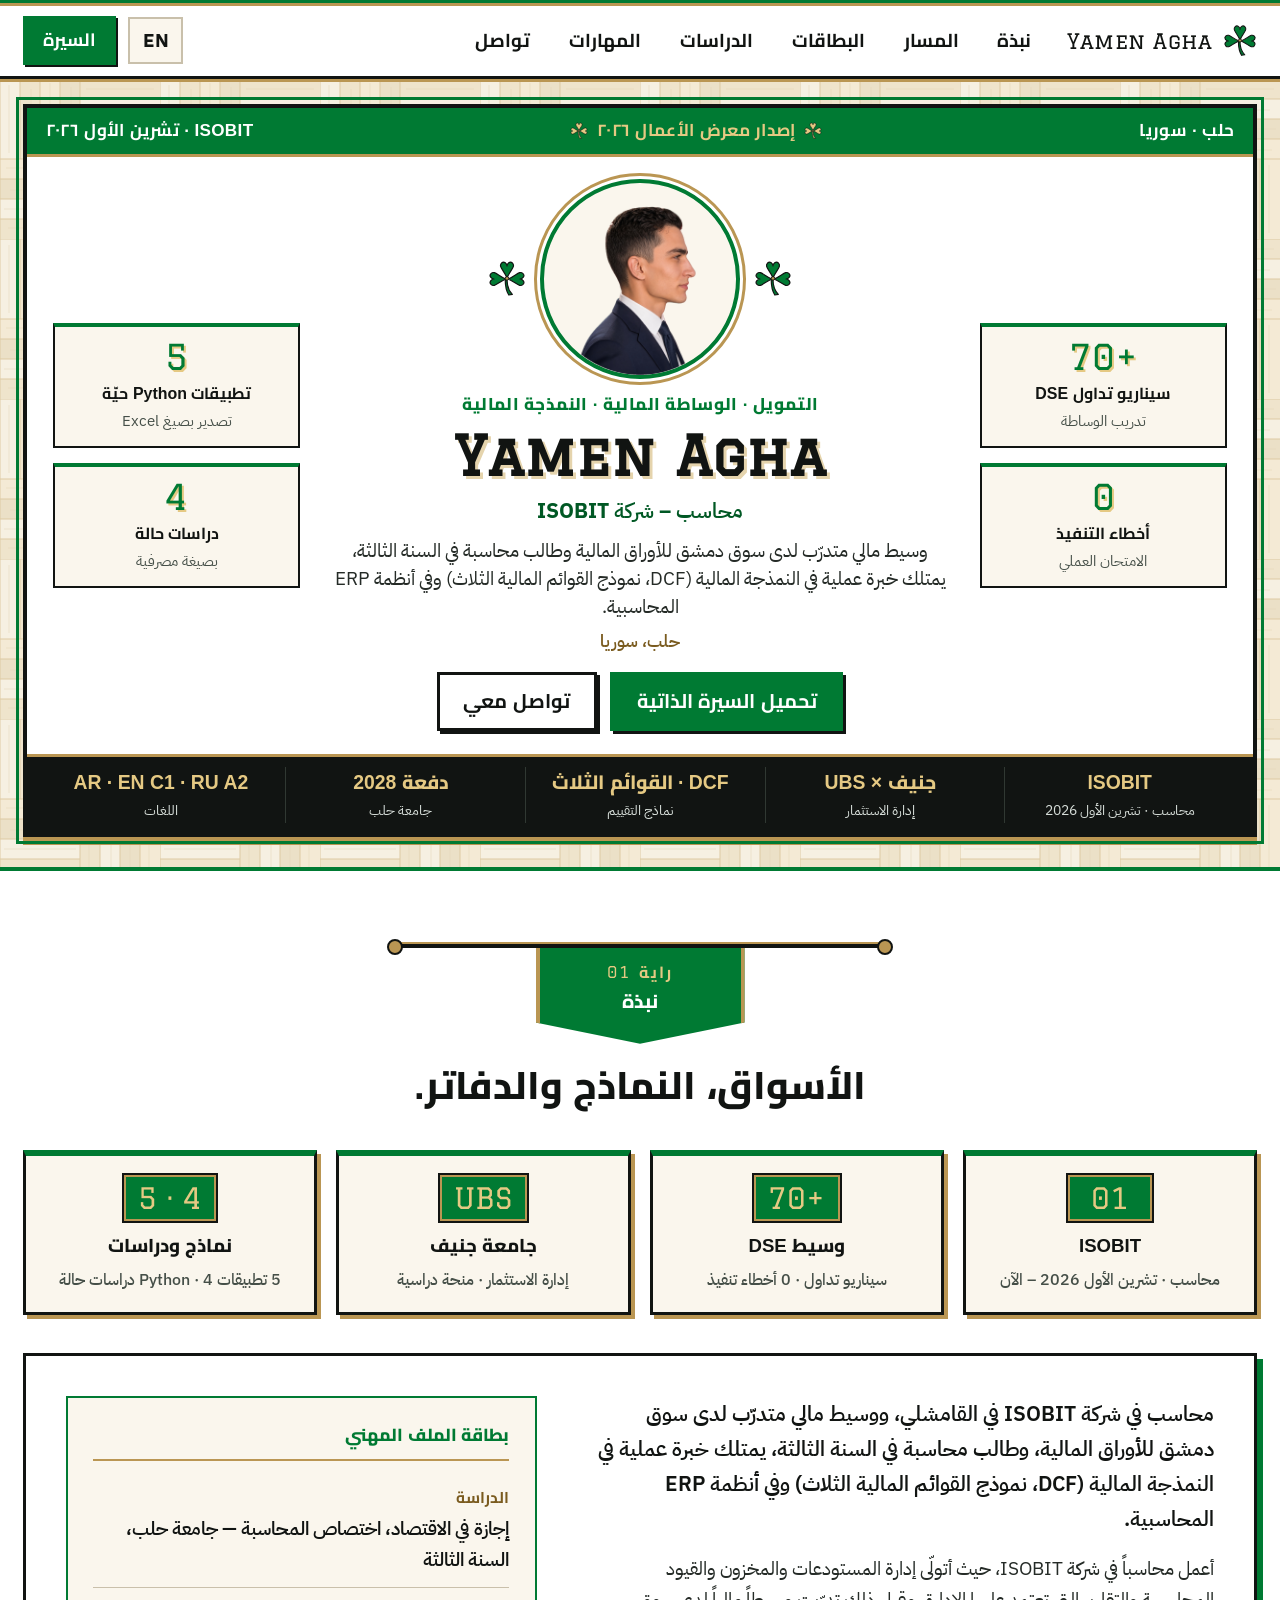
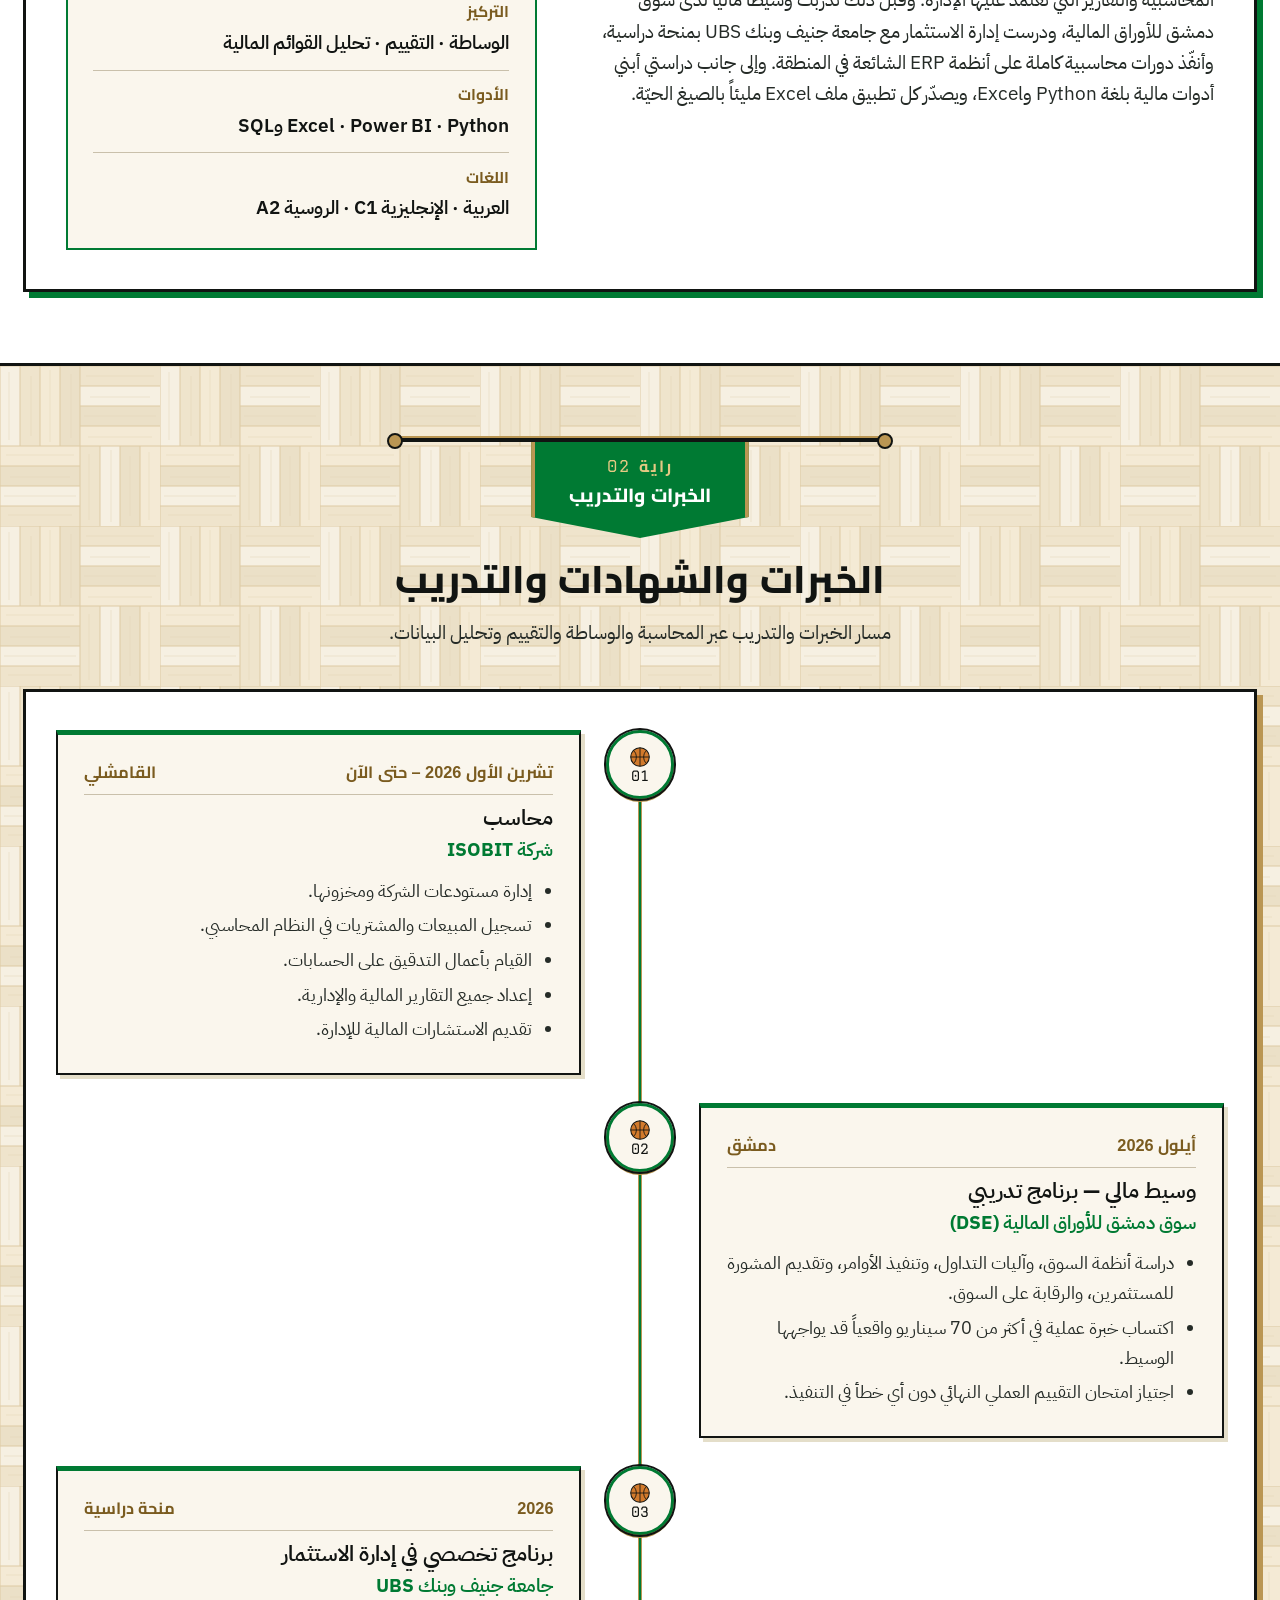
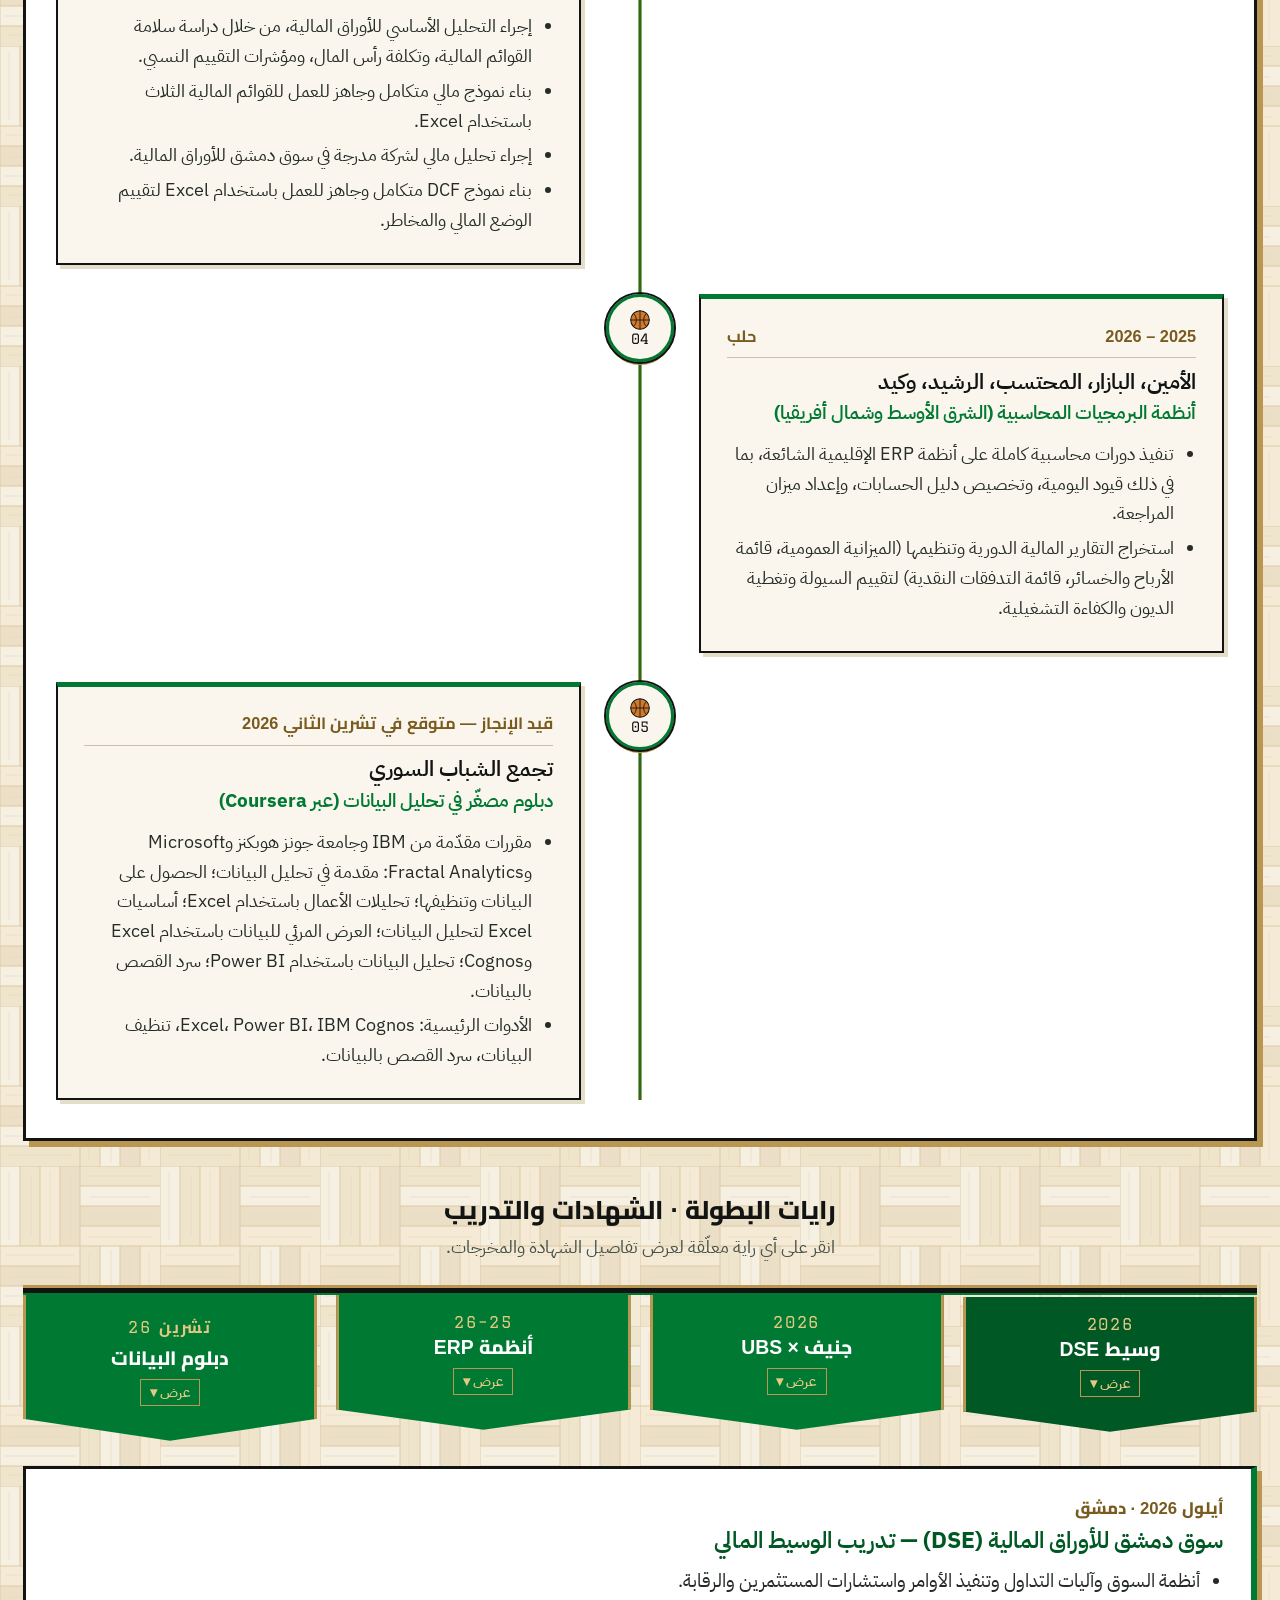
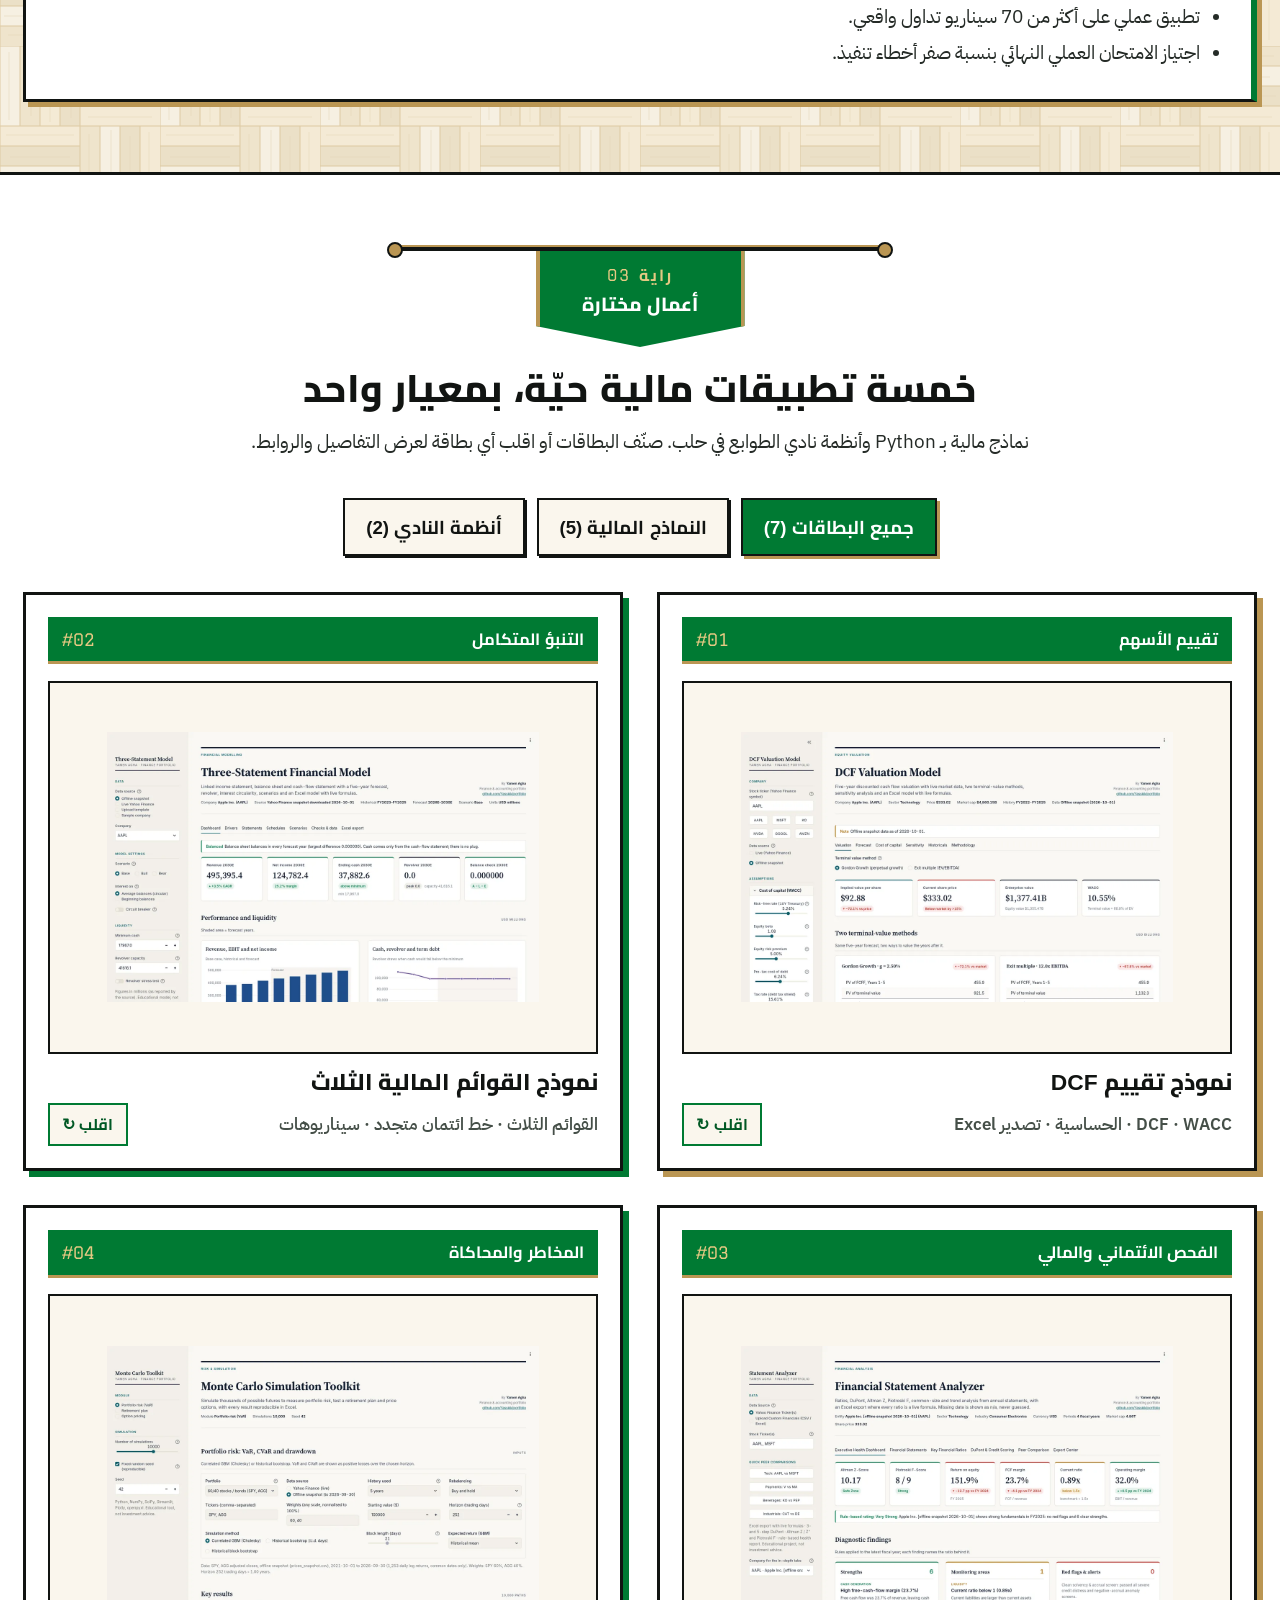
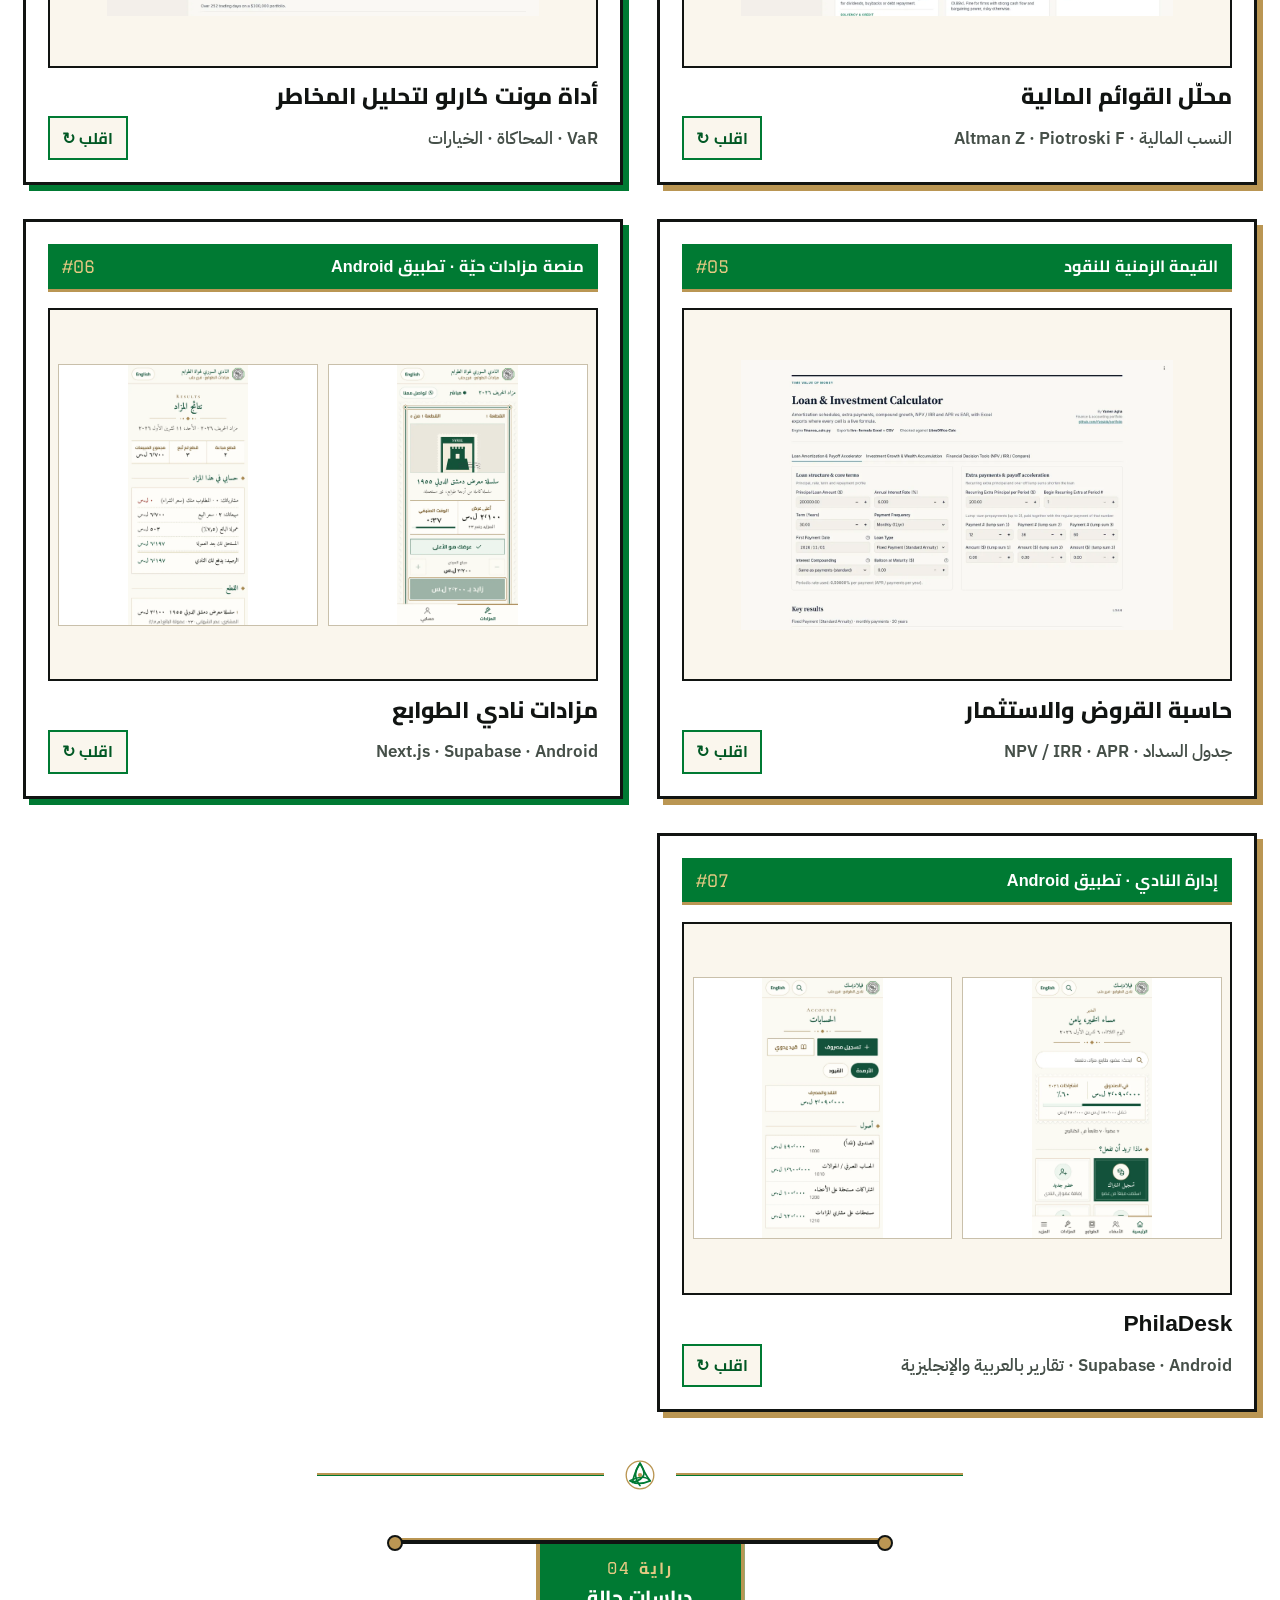
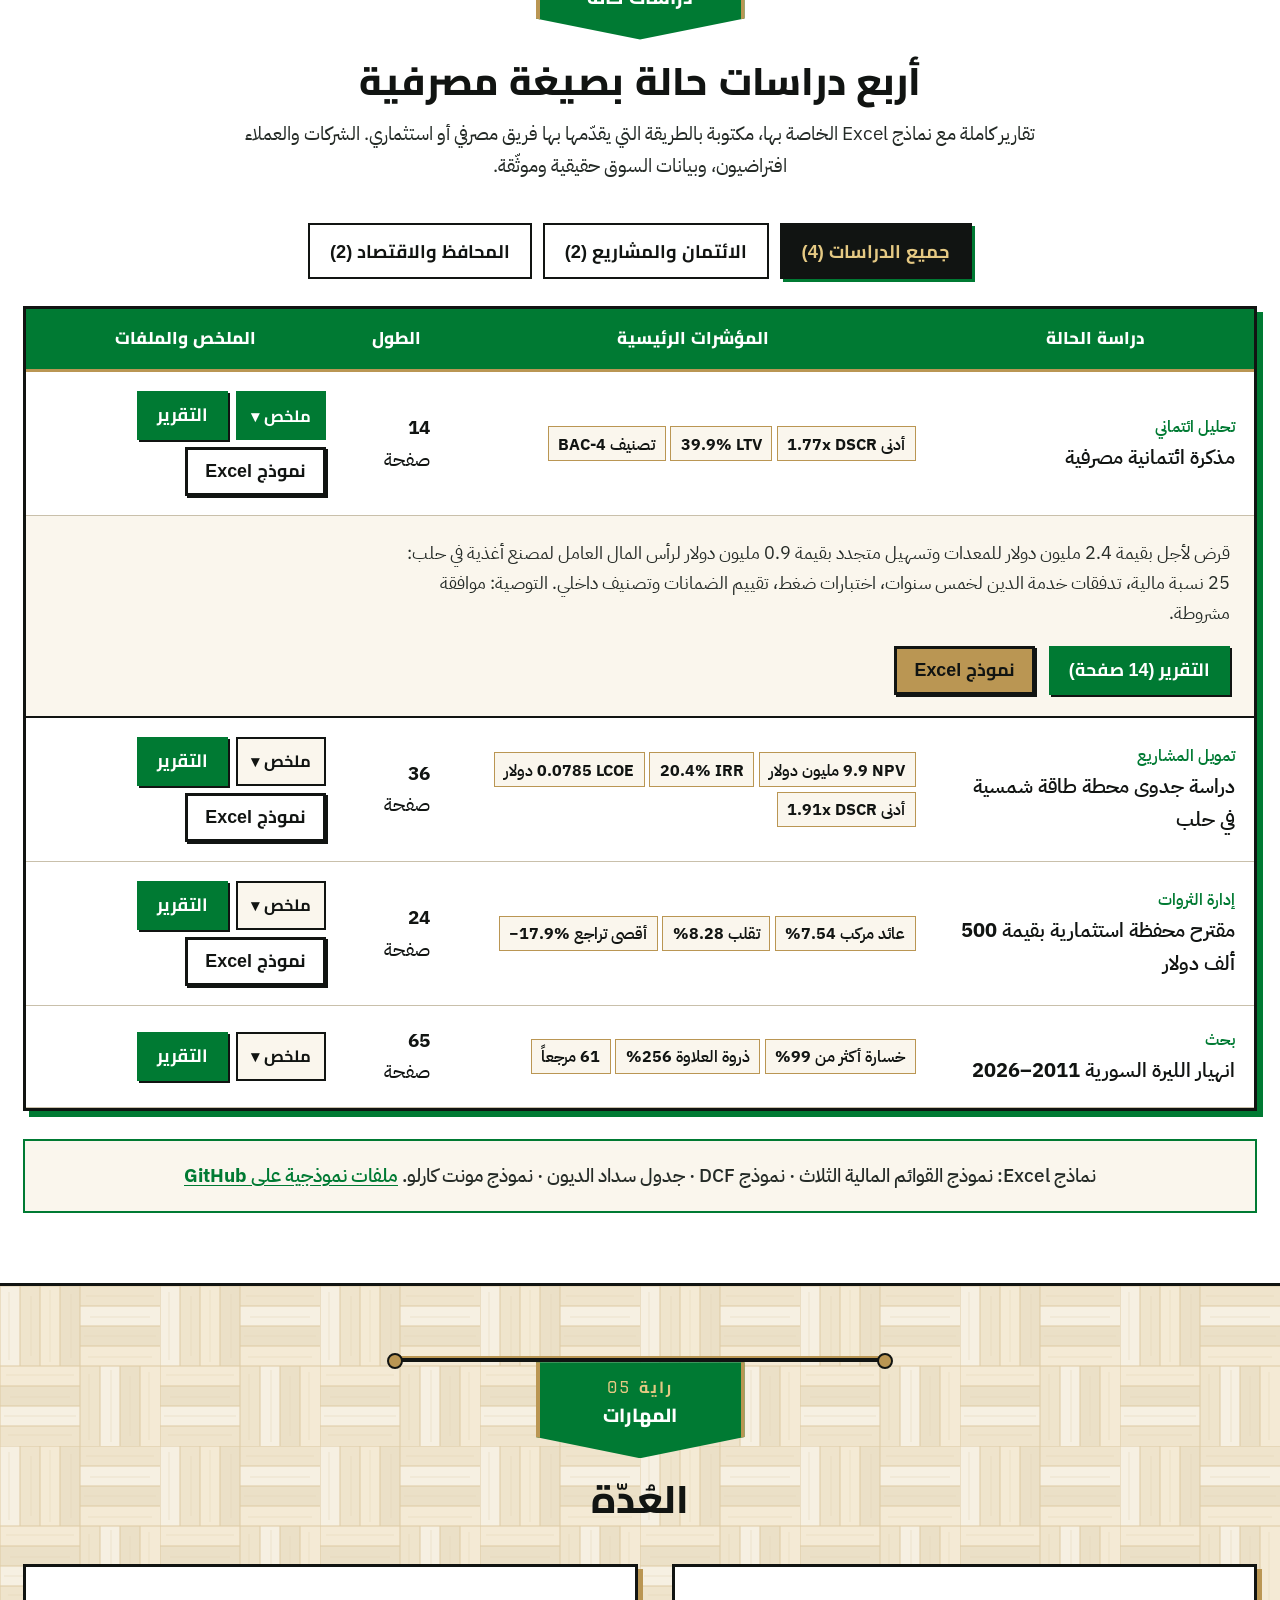
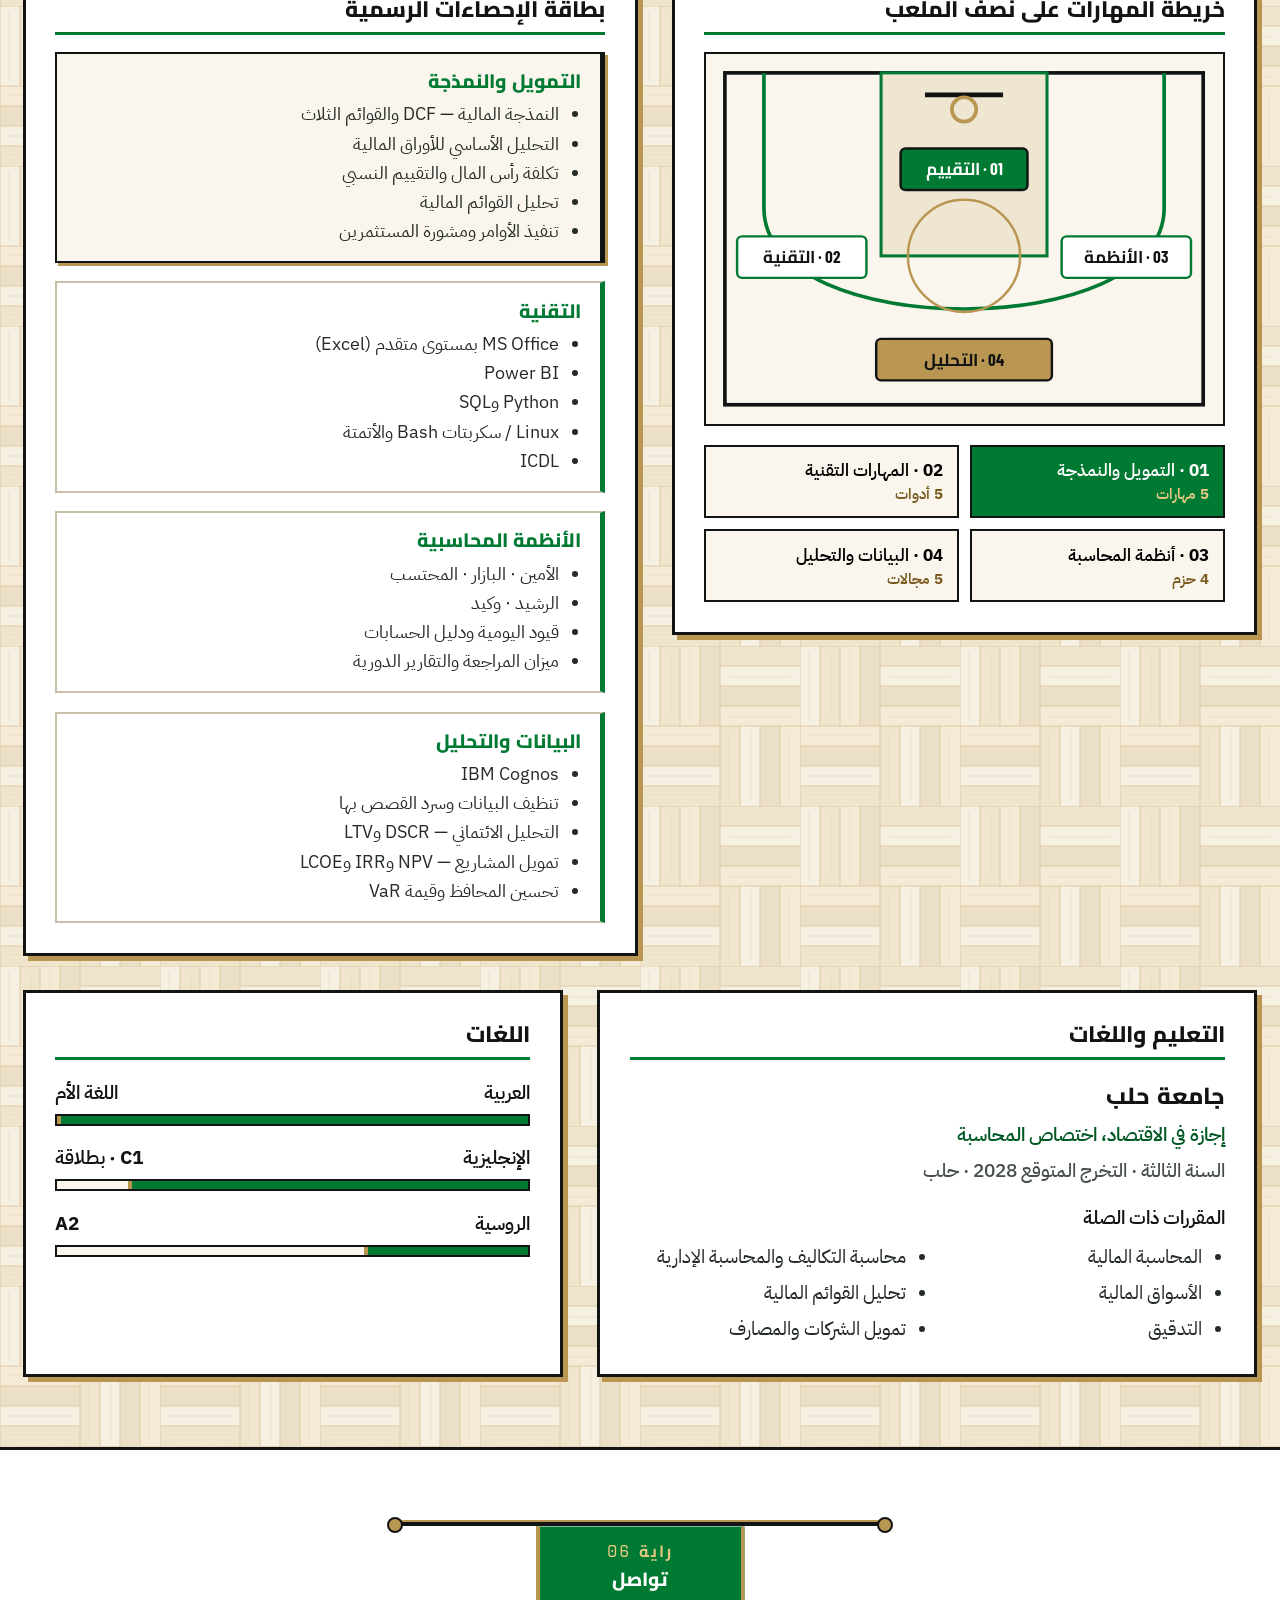
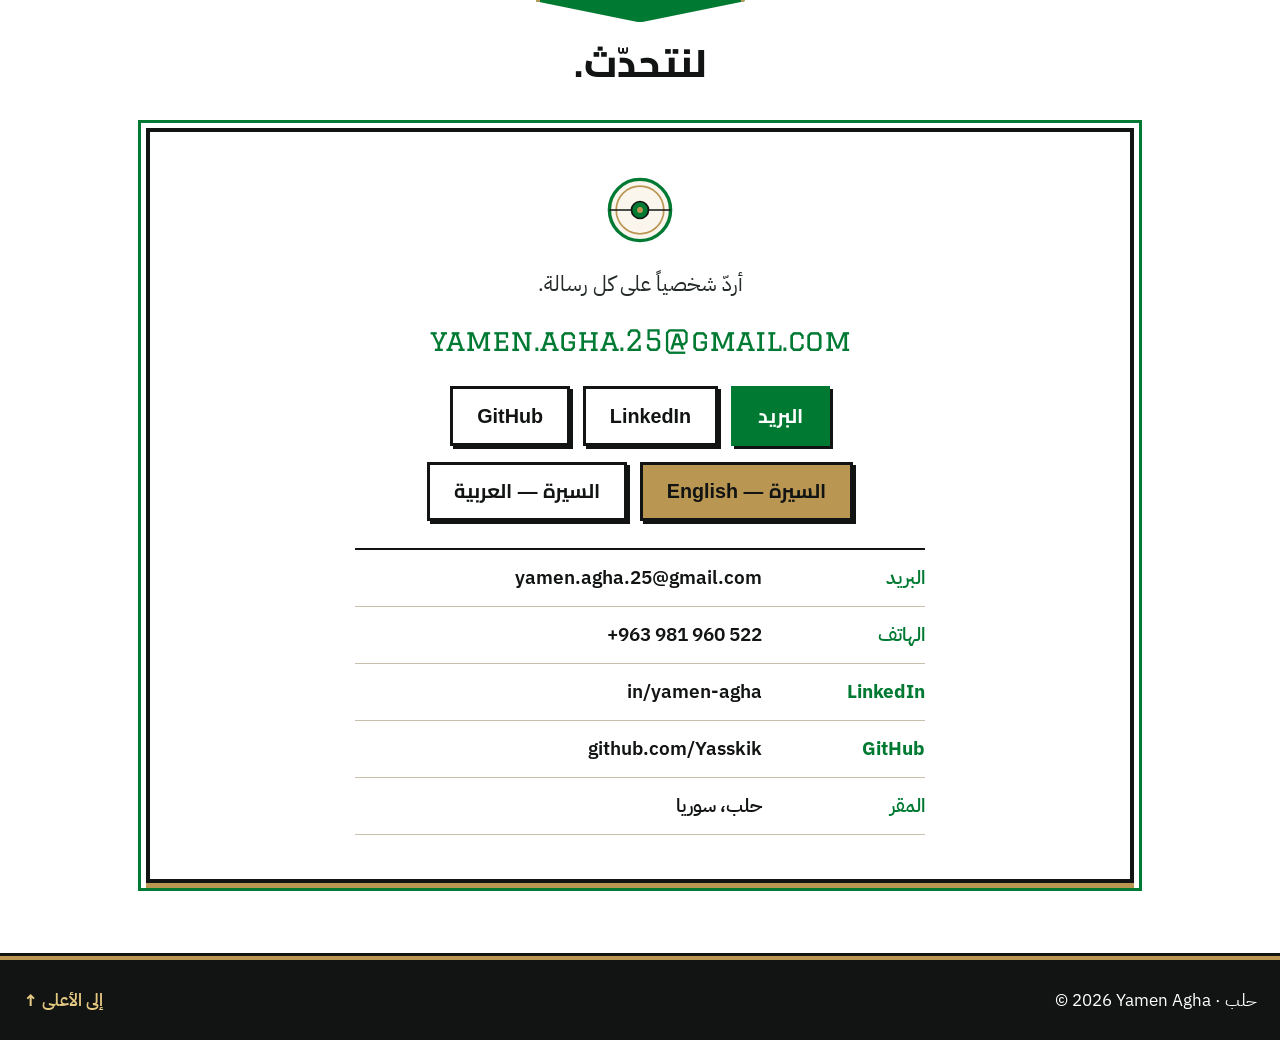
<file: ar/index.html>
<!doctype html>
<html lang="ar" dir="rtl">
<head>
<meta charset="utf-8">
<meta name="viewport" content="width=device-width, initial-scale=1, viewport-fit=cover">
<title>Yamen Agha — محاسب في ISOBIT · وسيط مالي والنمذجة المالية</title>
<meta name="description" content="يامن آغا — محاسب في شركة ISOBIT في القامشلي، ووسيط مالي متدرّب لدى سوق دمشق للأوراق المالية، وطالب محاسبة في السنة الثالثة في جامعة حلب. نمذجة مالية (DCF، القوائم المالية الثلاث) وتطبيقات مالية حيّة.">
<meta name="author" content="Yamen Agha">
<meta name="theme-color" content="#007A33">
<meta name="color-scheme" content="light">
<link rel="canonical" href="https://yasskik.github.io/ar/">
<link rel="alternate" hreflang="en" href="https://yasskik.github.io/">
<link rel="alternate" hreflang="ar" href="https://yasskik.github.io/ar/">
<link rel="alternate" hreflang="x-default" href="https://yasskik.github.io/">
<meta property="og:type" content="profile">
<meta property="og:title" content="Yamen Agha — محاسب في ISOBIT · وسيط مالي والنمذجة المالية">
<meta property="og:description" content="يامن آغا — محاسب في شركة ISOBIT في القامشلي، ووسيط مالي متدرّب لدى سوق دمشق للأوراق المالية، وطالب محاسبة في السنة الثالثة في جامعة حلب. نمذجة مالية (DCF، القوائم المالية الثلاث) وتطبيقات مالية حيّة.">
<meta property="og:url" content="https://yasskik.github.io/ar/">
<meta property="og:image" content="https://yasskik.github.io/assets/img/og.jpg">
<meta property="og:image:width" content="1200">
<meta property="og:image:height" content="630">
<meta property="og:image:alt" content="Yamen Agha — Accountant at ISOBIT, DSE-Trained Broker & Financial Modeling Portfolio">
<meta property="og:locale" content="ar_SY">
<meta property="og:locale:alternate" content="en_US">
<meta property="profile:first_name" content="Yamen">
<meta property="profile:last_name" content="Agha">
<meta name="twitter:card" content="summary_large_image">
<meta name="twitter:title" content="Yamen Agha — محاسب في ISOBIT · وسيط مالي والنمذجة المالية">
<meta name="twitter:description" content="يامن آغا — محاسب في شركة ISOBIT في القامشلي، ووسيط مالي متدرّب لدى سوق دمشق للأوراق المالية، وطالب محاسبة في السنة الثالثة في جامعة حلب. نمذجة مالية (DCF، القوائم المالية الثلاث) وتطبيقات مالية حيّة.">
<meta name="twitter:image" content="https://yasskik.github.io/assets/img/og.jpg">
<link rel="icon" href="../favicon.ico" sizes="48x48">
<link rel="icon" href="../assets/img/favicon-32.png" sizes="32x32" type="image/png">
<link rel="icon" href="../assets/img/icon-192.png" sizes="192x192" type="image/png">
<link rel="apple-touch-icon" href="../assets/img/apple-touch-icon.png">
<link rel="manifest" href="../site.webmanifest">
<link rel="preload" href="../assets/fonts/graduate-5.2.5-latin-400-normal.woff2" as="font" type="font/woff2" crossorigin>
<link rel="preload" href="../assets/fonts/IBMPlexSans-400.woff2" as="font" type="font/woff2" crossorigin>
<link rel="preload" href="../assets/fonts/IBMPlexSansArabic-400.woff2" as="font" type="font/woff2" crossorigin><link rel="preload" as="image" href="../assets/img/yamen-circle-trans.png">
<link rel="stylesheet" href="../assets/css/style.css">
<script type="application/ld+json">
{"@context":"https://schema.org","@type":"Person","name":"Yamen Agha","alternateName":"يامن مهند سليمان آغا","url":"https://yasskik.github.io/","image":"https://yasskik.github.io/assets/img/og.jpg","email":"mailto:yamen.agha.25@gmail.com","telephone":"+963981960522","jobTitle":"Accountant","worksFor":{"@type":"Organization","name":"ISOBIT","address":{"@type":"PostalAddress","addressLocality":"Al-Qamishli","addressCountry":"SY"}},"address":{"@type":"PostalAddress","addressLocality":"Aleppo","addressCountry":"SY"},"alumniOf":{"@type":"CollegeOrUniversity","name":"Aleppo University"},"knowsLanguage":["ar","en","ru"],"sameAs":["https://www.linkedin.com/in/yamen-agha-157600288","https://github.com/Yasskik"]}
</script>
</head>
<body class="lang-ar">
<a class="skip" href="#main">الانتقال إلى المحتوى</a>

<svg aria-hidden="true" style="position:absolute;width:0;height:0;overflow:hidden">
  <symbol id="shamrock" viewBox="0 0 64 64">
    <path d="M32 30 C26 16, 17 11, 23 5 C27 1, 32 6, 32 10 C32 6, 37 1, 41 5 C47 11, 38 16, 32 30 Z" fill="currentColor" stroke="#111412" stroke-width="2" stroke-linejoin="round"/>
    <path d="M30 32 C16 26, 11 17, 5 23 C1 27, 6 32, 10 32 C6 32, 1 37, 5 41 C11 47, 16 38, 30 32 Z" fill="currentColor" stroke="#111412" stroke-width="2" stroke-linejoin="round"/>
    <path d="M34 32 C48 26, 53 17, 59 23 C63 27, 58 32, 54 32 C58 32, 63 37, 59 41 C53 47, 48 38, 34 32 Z" fill="currentColor" stroke="#111412" stroke-width="2" stroke-linejoin="round"/>
    <path d="M32 33 C32 45, 36 53, 41 58 L35 59 C31 53, 29 44, 29 33 Z" fill="currentColor" stroke="#111412" stroke-width="2" stroke-linejoin="round"/>
    <circle cx="32" cy="31" r="3" fill="#BA9653" stroke="#111412" stroke-width="1.5"/>
  </symbol>
  <symbol id="celtic-knot" viewBox="0 0 64 64">
    <circle cx="32" cy="32" r="26" fill="none" stroke="#BA9653" stroke-width="2.5"/>
    <path d="M32 10 C42 26, 46 38, 18 46 C22 24, 28 16, 32 10 Z" fill="none" stroke="currentColor" stroke-width="3.2" stroke-linejoin="round"/>
    <path d="M13 43 C29 35, 42 32, 51 43 C32 51, 22 49, 13 43 Z" fill="none" stroke="currentColor" stroke-width="3.2" stroke-linejoin="round"/>
    <path d="M51 43 C39 27, 36 16, 32 10 C22 26, 20 35, 32 52" fill="none" stroke="currentColor" stroke-width="3.2" stroke-linecap="round"/>
    <circle cx="32" cy="32" r="4" fill="#BA9653"/>
  </symbol>
  <symbol id="basketball" viewBox="0 0 64 64">
    <circle cx="32" cy="32" r="27" fill="#D27A2C" stroke="#111412" stroke-width="3"/>
    <path d="M5 32 H59 M32 5 V59" stroke="#111412" stroke-width="2.5" fill="none"/>
    <path d="M13 13 C24 22, 24 42, 13 51 M51 13 C40 22, 40 42, 51 51" stroke="#111412" stroke-width="2.5" fill="none"/>
  </symbol>
  <symbol id="center-court-emblem" viewBox="0 0 80 80">
    <circle cx="40" cy="40" r="36" fill="#FAF6ED" stroke="#007A33" stroke-width="4"/>
    <circle cx="40" cy="40" r="28" fill="none" stroke="#BA9653" stroke-width="2"/>
    <line x1="4" y1="40" x2="76" y2="40" stroke="#111412" stroke-width="2"/>
    <circle cx="40" cy="40" r="10" fill="#007A33" stroke="#111412" stroke-width="2"/>
    <circle cx="40" cy="40" r="3.5" fill="#BA9653"/>
  </symbol>
</svg>

<div class="topbar-stripe" aria-hidden="true"></div>
<header class="nav">
  <div class="nav__inner">
    <a class="brand" href="#top">
      <svg class="brand__crest" style="color:var(--green)" aria-hidden="true"><use href="#shamrock"/></svg>
      <span class="brand__name">Yamen Agha</span>
    </a>
    <ul class="nav__links">
      <li><a href="#about">نبذة</a></li>
      <li><a href="#experience">المسار</a></li>
      <li><a href="#work">البطاقات</a></li>
      <li><a href="#cases">الدراسات</a></li>
      <li><a href="#skills">المهارات</a></li>
      <li><a href="#contact">تواصل</a></li>
    </ul>
    <div class="nav__end">
      <a class="nav__lang" href="../" lang="en" hreflang="en">EN</a>
      <a class="btn btn--small" data-cv-burst href="../cv/Yamen_Agha_CV_AR.pdf" download>السيرة</a>
    </div>
  </div>
</header>

<main id="main">
  <!-- HERO: Jumbotron Scoreboard over Parquet Floor -->
  <section class="hero parquet-band" id="top">
    <div class="wrap">
      <div class="jumbotron">
        <div class="jumbo__bar">
          <span>حلب · سوريا</span>
          <span class="jumbo__bar-mid">
            <svg width="18" height="18" style="color:var(--gold-bright)" aria-hidden="true"><use href="#shamrock"/></svg>
            إصدار معرض الأعمال ٢٠٢٦
            <svg width="18" height="18" style="color:var(--gold-bright)" aria-hidden="true"><use href="#shamrock"/></svg>
          </span>
          <span>ISOBIT · تشرين الأول ٢٠٢٦</span>
        </div>

        <div class="jumbo__grid">
          <div class="jumbo__side">
            <div class="jersey-stat">
              <span class="jersey-stat__num" data-count="70" data-suffix="+">70+</span>
              <span class="jersey-stat__label">سيناريو تداول DSE</span>
              <span class="jersey-stat__sub">تدريب الوساطة</span>
            </div>
            <div class="jersey-stat">
              <span class="jersey-stat__num" data-count="0">0</span>
              <span class="jersey-stat__label">أخطاء التنفيذ</span>
              <span class="jersey-stat__sub">الامتحان العملي</span>
            </div>
          </div>

          <div class="jumbo__center">
            <div class="portrait-crest">
              <svg class="shamrock-wing" aria-hidden="true"><use href="#shamrock"/></svg>
              <div class="portrait-ring">
                <img src="../assets/img/yamen-circle-trans.png" width="800" height="800" alt="Yamen Agha">
              </div>
              <svg class="shamrock-wing" aria-hidden="true"><use href="#shamrock"/></svg>
            </div>
            <p class="hero__kicker">التمويل · الوساطة المالية · النمذجة المالية</p>
            <h1>
              <span class="hero__name">Yamen Agha</span>
              <span class="sr-only"> — التمويل · الوساطة المالية · النمذجة المالية</span>
            </h1>
            <p class="hero__role">محاسب – شركة ISOBIT</p>
            <p class="hero__lede">وسيط مالي متدرّب لدى سوق دمشق للأوراق المالية وطالب محاسبة في السنة الثالثة، يمتلك خبرة عملية في النمذجة المالية (DCF، نموذج القوائم المالية الثلاث) وفي أنظمة ERP المحاسبية.</p>
            <p class="hero__loc">حلب، سوريا</p>
            <div class="btns">
              <a class="btn" data-cv-burst href="../cv/Yamen_Agha_CV_AR.pdf" download>تحميل السيرة الذاتية</a>
              <a class="btn btn--line" href="#contact">تواصل معي</a>
            </div>
          </div>

          <div class="jumbo__side">
            <div class="jersey-stat">
              <span class="jersey-stat__num" data-count="5">5</span>
              <span class="jersey-stat__label">تطبيقات Python حيّة</span>
              <span class="jersey-stat__sub">تصدير بصيغ Excel</span>
            </div>
            <div class="jersey-stat">
              <span class="jersey-stat__num" data-count="4">4</span>
              <span class="jersey-stat__label">دراسات حالة</span>
              <span class="jersey-stat__sub">بصيغة مصرفية</span>
            </div>
          </div>
        </div>

        <div class="scoreboard-strip">
          <div class="sb-cell">
            <span class="sb-cell__val">ISOBIT</span>
            <span class="sb-cell__lbl">محاسب · تشرين الأول 2026</span>
          </div>
          <div class="sb-cell">
            <span class="sb-cell__val">جنيف × UBS</span>
            <span class="sb-cell__lbl">إدارة الاستثمار</span>
          </div>
          <div class="sb-cell">
            <span class="sb-cell__val">DCF · القوائم الثلاث</span>
            <span class="sb-cell__lbl">نماذج التقييم</span>
          </div>
          <div class="sb-cell">
            <span class="sb-cell__val">دفعة 2028</span>
            <span class="sb-cell__lbl">جامعة حلب</span>
          </div>
          <div class="sb-cell">
            <span class="sb-cell__val">AR · EN C1 · RU A2</span>
            <span class="sb-cell__lbl">اللغات</span>
          </div>
        </div>
      </div>
    </div>
  </section>

  <!-- 01 ABOUT + RETIRED NUMBERS / TROPHY CASE -->
  <section class="section section--white" id="about">
    <div class="wrap">
      <div class="rafter-head reveal">
        <div class="rafter-bar" aria-hidden="true"></div>
        <div class="banner-pennant">
          <span class="banner-pennant__no">راية 01</span>
          <span class="banner-pennant__lbl">نبذة</span>
        </div>
        <h2 class="section__title">الأسواق، النماذج والدفاتر.</h2>
      </div>

      <div class="trophy-case reveal" aria-label="أبرز المحطات والإنجازات">
        <div class="retired-jersey">
          <span class="retired-jersey__no">01</span>
          <span class="retired-jersey__org">ISOBIT</span>
          <span class="retired-jersey__desc">محاسب · تشرين الأول 2026 – الآن</span>
        </div>
        <div class="retired-jersey">
          <span class="retired-jersey__no">70+</span>
          <span class="retired-jersey__org">وسيط DSE</span>
          <span class="retired-jersey__desc">سيناريو تداول · 0 أخطاء تنفيذ</span>
        </div>
        <div class="retired-jersey">
          <span class="retired-jersey__no">UBS</span>
          <span class="retired-jersey__org">جامعة جنيف</span>
          <span class="retired-jersey__desc">إدارة الاستثمار · منحة دراسية</span>
        </div>
        <div class="retired-jersey">
          <span class="retired-jersey__no">5 · 4</span>
          <span class="retired-jersey__org">نماذج ودراسات</span>
          <span class="retired-jersey__desc">5 تطبيقات Python · 4 دراسات حالة</span>
        </div>
      </div>

      <div class="about-box reveal">
        <div>
          <p class="about__lead">محاسب في شركة ISOBIT في القامشلي، ووسيط مالي متدرّب لدى سوق دمشق للأوراق المالية، وطالب محاسبة في السنة الثالثة، يمتلك خبرة عملية في النمذجة المالية (DCF، نموذج القوائم المالية الثلاث) وفي أنظمة ERP المحاسبية.</p>
          <p class="about__body">أعمل محاسباً في شركة ISOBIT، حيث أتولّى إدارة المستودعات والمخزون والقيود المحاسبية والتقارير التي تعتمد عليها الإدارة. وقبل ذلك تدرّبت وسيطاً مالياً لدى سوق دمشق للأوراق المالية، ودرست إدارة الاستثمار مع جامعة جنيف وبنك UBS بمنحة دراسية، وأنفّذ دورات محاسبية كاملة على أنظمة ERP الشائعة في المنطقة. وإلى جانب دراستي أبني أدوات مالية بلغة Python وExcel، ويصدّر كل تطبيق ملف Excel مليئاً بالصيغ الحيّة.</p>
        </div>
        <aside class="scout-card">
          <div class="scout-card__head">بطاقة الملف المهني</div>
          <dl class="facts">
            <li><dt>الدراسة</dt><dd>إجازة في الاقتصاد، اختصاص المحاسبة — جامعة حلب، السنة الثالثة</dd></li>
            <li><dt>التركيز</dt><dd>الوساطة · التقييم · تحليل القوائم المالية</dd></li>
            <li><dt>الأدوات</dt><dd>Excel · Power BI · Python وSQL</dd></li>
            <li><dt>اللغات</dt><dd>العربية · الإنجليزية C1 · الروسية A2</dd></li>
          </dl>
        </aside>
      </div>
    </div>
  </section>

  <!-- 02 SEASON TIMELINE + HANGING CHAMPIONSHIP BANNERS -->
  <section class="section parquet-band" id="experience">
    <div class="wrap">
      <div class="rafter-head reveal">
        <div class="rafter-bar" aria-hidden="true"></div>
        <div class="banner-pennant">
          <span class="banner-pennant__no">راية 02</span>
          <span class="banner-pennant__lbl">الخبرات والتدريب</span>
        </div>
        <h2 class="section__title">الخبرات والشهادات والتدريب</h2>
        <p class="section__intro">مسار الخبرات والتدريب عبر المحاسبة والوساطة والتقييم وتحليل البيانات.</p>
      </div>

      <div class="season-court reveal">
        <div class="court-axis">
          <div class="court-spine" aria-hidden="true"></div>
          <article class="season-stop reveal">
            <div class="season-stop__node" aria-hidden="true">
              <svg><use href="#basketball"/></svg>
              <span class="season-stop__no">01</span>
            </div>
            <div class="season-card">
              <div class="season-card__meta">
                <span>تشرين الأول 2026 – حتى الآن</span>
<span>القامشلي</span>              </div>
              <h3 class="job__role">محاسب</h3>
              <p class="job__org">شركة ISOBIT</p>
              <ul class="job__points">
<li>إدارة مستودعات الشركة ومخزونها.</li><li>تسجيل المبيعات والمشتريات في النظام المحاسبي.</li><li>القيام بأعمال التدقيق على الحسابات.</li><li>إعداد جميع التقارير المالية والإدارية.</li><li>تقديم الاستشارات المالية للإدارة.</li>              </ul>
            </div>
          </article>
          <article class="season-stop reveal">
            <div class="season-stop__node" aria-hidden="true">
              <svg><use href="#basketball"/></svg>
              <span class="season-stop__no">02</span>
            </div>
            <div class="season-card">
              <div class="season-card__meta">
                <span>أيلول 2026</span>
<span>دمشق</span>              </div>
              <h3 class="job__role">وسيط مالي — برنامج تدريبي</h3>
              <p class="job__org">سوق دمشق للأوراق المالية (DSE)</p>
              <ul class="job__points">
<li>دراسة أنظمة السوق، وآليات التداول، وتنفيذ الأوامر، وتقديم المشورة للمستثمرين، والرقابة على السوق.</li><li>اكتساب خبرة عملية في أكثر من 70 سيناريو واقعياً قد يواجهها الوسيط.</li><li>اجتياز امتحان التقييم العملي النهائي دون أي خطأ في التنفيذ.</li>              </ul>
            </div>
          </article>
          <article class="season-stop reveal">
            <div class="season-stop__node" aria-hidden="true">
              <svg><use href="#basketball"/></svg>
              <span class="season-stop__no">03</span>
            </div>
            <div class="season-card">
              <div class="season-card__meta">
                <span>2026</span>
<span>منحة دراسية</span>              </div>
              <h3 class="job__role">برنامج تخصصي في إدارة الاستثمار</h3>
              <p class="job__org">جامعة جنيف وبنك UBS</p>
              <ul class="job__points">
<li>إجراء التحليل الأساسي للأوراق المالية، من خلال دراسة سلامة القوائم المالية، وتكلفة رأس المال، ومؤشرات التقييم النسبي.</li><li>بناء نموذج مالي متكامل وجاهز للعمل للقوائم المالية الثلاث باستخدام Excel.</li><li>إجراء تحليل مالي لشركة مدرجة في سوق دمشق للأوراق المالية.</li><li>بناء نموذج DCF متكامل وجاهز للعمل باستخدام Excel لتقييم الوضع المالي والمخاطر.</li>              </ul>
            </div>
          </article>
          <article class="season-stop reveal">
            <div class="season-stop__node" aria-hidden="true">
              <svg><use href="#basketball"/></svg>
              <span class="season-stop__no">04</span>
            </div>
            <div class="season-card">
              <div class="season-card__meta">
                <span>2025 – 2026</span>
<span>حلب</span>              </div>
              <h3 class="job__role">الأمين، البازار، المحتسب، الرشيد، وكيد</h3>
              <p class="job__org">أنظمة البرمجيات المحاسبية (الشرق الأوسط وشمال أفريقيا)</p>
              <ul class="job__points">
<li>تنفيذ دورات محاسبية كاملة على أنظمة ERP الإقليمية الشائعة، بما في ذلك قيود اليومية، وتخصيص دليل الحسابات، وإعداد ميزان المراجعة.</li><li>استخراج التقارير المالية الدورية وتنظيمها (الميزانية العمومية، قائمة الأرباح والخسائر، قائمة التدفقات النقدية) لتقييم السيولة وتغطية الديون والكفاءة التشغيلية.</li>              </ul>
            </div>
          </article>
          <article class="season-stop reveal">
            <div class="season-stop__node" aria-hidden="true">
              <svg><use href="#basketball"/></svg>
              <span class="season-stop__no">05</span>
            </div>
            <div class="season-card">
              <div class="season-card__meta">
                <span>قيد الإنجاز — متوقع في تشرين الثاني 2026</span>
              </div>
              <h3 class="job__role">تجمع الشباب السوري</h3>
              <p class="job__org">دبلوم مصغّر في تحليل البيانات (عبر Coursera)</p>
              <ul class="job__points">
<li>مقررات مقدّمة من IBM وجامعة جونز هوبكنز وMicrosoft وFractal Analytics: مقدمة في تحليل البيانات؛ الحصول على البيانات وتنظيفها؛ تحليلات الأعمال باستخدام Excel؛ أساسيات Excel لتحليل البيانات؛ العرض المرئي للبيانات باستخدام Excel وCognos؛ تحليل البيانات باستخدام Power BI؛ سرد القصص بالبيانات.</li><li>الأدوات الرئيسية: Excel، Power BI، IBM Cognos، تنظيف البيانات، سرد القصص بالبيانات.</li>              </ul>
            </div>
          </article>
        </div>
      </div>

      <div class="rafters-wrap reveal">
        <h3 class="rafters-title">رايات البطولة · الشهادات والتدريب</h3>
        <p class="rafters-sub">انقر على أي راية معلّقة لعرض تفاصيل الشهادة والمخرجات.</p>
        <div class="rafter-beam" aria-hidden="true"></div>
        <div class="champ-rafters">
          <div class="champ-banner">
            <button
              type="button"
              class="champ-banner__btn"
              aria-expanded="true"
              data-title="سوق دمشق للأوراق المالية (DSE)"
              data-sub="تدريب الوسيط المالي"
              data-meta="أيلول 2026 · دمشق"
              data-bullets='["\u0623\u0646\u0638\u0645\u0629 \u0627\u0644\u0633\u0648\u0642 \u0648\u0622\u0644\u064a\u0627\u062a \u0627\u0644\u062a\u062f\u0627\u0648\u0644 \u0648\u062a\u0646\u0641\u064a\u0630 \u0627\u0644\u0623\u0648\u0627\u0645\u0631 \u0648\u0627\u0633\u062a\u0634\u0627\u0631\u0627\u062a \u0627\u0644\u0645\u0633\u062a\u062b\u0645\u0631\u064a\u0646 \u0648\u0627\u0644\u0631\u0642\u0627\u0628\u0629.", "\u062a\u0637\u0628\u064a\u0642 \u0639\u0645\u0644\u064a \u0639\u0644\u0649 \u0623\u0643\u062b\u0631 \u0645\u0646 70 \u0633\u064a\u0646\u0627\u0631\u064a\u0648 \u062a\u062f\u0627\u0648\u0644 \u0648\u0627\u0642\u0639\u064a.", "\u0627\u062c\u062a\u064a\u0627\u0632 \u0627\u0644\u0627\u0645\u062a\u062d\u0627\u0646 \u0627\u0644\u0639\u0645\u0644\u064a \u0627\u0644\u0646\u0647\u0627\u0626\u064a \u0628\u0646\u0633\u0628\u0629 \u0635\u0641\u0631 \u0623\u062e\u0637\u0627\u0621 \u062a\u0646\u0641\u064a\u0630."]'
            >
              <span class="champ-banner__yr">2026</span>
              <span class="champ-banner__name">وسيط DSE</span>
              <span class="champ-banner__cue">عرض ▾</span>
            </button>
          </div>
          <div class="champ-banner">
            <button
              type="button"
              class="champ-banner__btn"
              aria-expanded="false"
              data-title="جامعة جنيف وبنك UBS"
              data-sub="تخصص إدارة الاستثمار"
              data-meta="2026 · منحة دراسية"
              data-bullets='["\u0627\u0644\u062a\u062d\u0644\u064a\u0644 \u0627\u0644\u0623\u0633\u0627\u0633\u064a \u0644\u0644\u0623\u0648\u0631\u0627\u0642 \u0627\u0644\u0645\u0627\u0644\u064a\u0629 \u0648\u062a\u0643\u0644\u0641\u0629 \u0631\u0623\u0633 \u0627\u0644\u0645\u0627\u0644 \u0648\u0627\u0644\u062a\u0642\u064a\u064a\u0645 \u0627\u0644\u0646\u0633\u0628\u064a.", "\u0628\u0646\u0627\u0621 \u0646\u0645\u0648\u0630\u062c \u0642\u0648\u0627\u0626\u0645 \u0645\u0627\u0644\u064a\u0629 \u062b\u0644\u0627\u062b \u0645\u062a\u0643\u0627\u0645\u0644 \u0648\u0646\u0645\u0648\u0630\u062c \u062a\u062f\u0641\u0642\u0627\u062a \u0646\u0642\u062f\u064a\u0629 \u0645\u062e\u0635\u0648\u0645\u0629 DCF \u0641\u064a Excel.", "\u0625\u062c\u0631\u0627\u0621 \u062a\u062d\u0644\u064a\u0644 \u0645\u0627\u0644\u064a \u0645\u062a\u0643\u0627\u0645\u0644 \u0644\u0634\u0631\u0643\u0629 \u0645\u062f\u0631\u062c\u0629 \u0641\u064a \u0633\u0648\u0642 \u062f\u0645\u0634\u0642."]'
            >
              <span class="champ-banner__yr">2026</span>
              <span class="champ-banner__name">جنيف × UBS</span>
              <span class="champ-banner__cue">عرض ▾</span>
            </button>
          </div>
          <div class="champ-banner">
            <button
              type="button"
              class="champ-banner__btn"
              aria-expanded="false"
              data-title="أنظمة المحاسبة في المنطقة"
              data-sub="الأمين · البازار · المحتسب · الرشيد · وكيد"
              data-meta="2025 – 2026 · حلب"
              data-bullets='["\u062a\u0646\u0641\u064a\u0630 \u062f\u0648\u0631\u0627\u062a \u0645\u062d\u0627\u0633\u0628\u064a\u0629 \u0643\u0627\u0645\u0644\u0629 \u0648\u0627\u0644\u0642\u064a\u0648\u062f \u0627\u0644\u064a\u0648\u0645\u064a\u0629 \u0648\u062f\u0644\u064a\u0644 \u0627\u0644\u062d\u0633\u0627\u0628\u0627\u062a \u0648\u0645\u0648\u0627\u0632\u064a\u0646 \u0627\u0644\u0645\u0631\u0627\u062c\u0639\u0629.", "\u0625\u0639\u062f\u0627\u062f \u0627\u0644\u0645\u064a\u0632\u0627\u0646\u064a\u0629 \u0627\u0644\u0639\u0645\u0648\u0645\u064a\u0629 \u0648\u0627\u0644\u0623\u0631\u0628\u0627\u062d \u0648\u0627\u0644\u062e\u0633\u0627\u0626\u0631 \u0648\u0627\u0644\u062a\u062f\u0641\u0642\u0627\u062a \u0627\u0644\u0646\u0642\u062f\u064a\u0629 \u0644\u0642\u064a\u0627\u0633 \u0627\u0644\u0633\u064a\u0648\u0644\u0629."]'
            >
              <span class="champ-banner__yr">25–26</span>
              <span class="champ-banner__name">أنظمة ERP</span>
              <span class="champ-banner__cue">عرض ▾</span>
            </button>
          </div>
          <div class="champ-banner">
            <button
              type="button"
              class="champ-banner__btn"
              aria-expanded="false"
              data-title="الجمعية الشبابية السورية"
              data-sub="الدبلوم المصغّر في تحليل البيانات (Coursera)"
              data-meta="قيد الإنجاز — متوقّع تشرين الثاني 2026"
              data-bullets='["\u0645\u0633\u0627\u0642\u0627\u062a \u0645\u0646 IBM \u0648\u062c\u0648\u0646\u0632 \u0647\u0648\u0628\u0643\u0646\u0632 \u0648\u0645\u0627\u064a\u0643\u0631\u0648\u0633\u0648\u0641\u062a \u0648Fractal Analytics.", "\u0627\u0644\u0623\u062f\u0648\u0627\u062a: Excel \u0648Power BI \u0648IBM Cognos \u0648\u062a\u0646\u0638\u064a\u0641 \u0627\u0644\u0628\u064a\u0627\u0646\u0627\u062a \u0648\u0633\u0631\u062f\u0647\u0627 \u0628\u0635\u0631\u064a\u0627\u064b."]'
            >
              <span class="champ-banner__yr">تشرين 26</span>
              <span class="champ-banner__name">دبلوم البيانات</span>
              <span class="champ-banner__cue">عرض ▾</span>
            </button>
          </div>
        </div>
        <div class="banner-detail" id="banner-detail-panel">
          <p class="banner-detail__meta">أيلول 2026 · دمشق</p>
          <h4 class="banner-detail__title">سوق دمشق للأوراق المالية (DSE) — تدريب الوسيط المالي</h4>
          <ul class="banner-detail__list">
<li>أنظمة السوق وآليات التداول وتنفيذ الأوامر واستشارات المستثمرين والرقابة.</li><li>تطبيق عملي على أكثر من 70 سيناريو تداول واقعي.</li><li>اجتياز الامتحان العملي النهائي بنسبة صفر أخطاء تنفيذ.</li>          </ul>
        </div>
      </div>
    </div>
  </section>

  <!-- 03 PROJECTS & SYSTEMS: TRADING CARDS WITH FLIP & FILTER CHIPS -->
  <section class="section section--white" id="work">
    <div class="wrap">
      <div class="rafter-head reveal">
        <div class="rafter-bar" aria-hidden="true"></div>
        <div class="banner-pennant">
          <span class="banner-pennant__no">راية 03</span>
          <span class="banner-pennant__lbl">أعمال مختارة</span>
        </div>
        <h2 class="section__title">خمسة تطبيقات مالية حيّة، بمعيار واحد</h2>
        <p class="section__intro">نماذج مالية بـ Python وأنظمة نادي الطوابع في حلب. صنّف البطاقات أو اقلب أي بطاقة لعرض التفاصيل والروابط.</p>
      </div>

      <div class="filter-bar reveal" role="group" aria-label="تصفية بطاقات المشاريع">
        <button type="button" class="filter-chip is-active" data-filter="all" aria-pressed="true">جميع البطاقات (7)</button>
        <button type="button" class="filter-chip" data-filter="finance" aria-pressed="false">النماذج المالية (5)</button>
        <button type="button" class="filter-chip" data-filter="systems" aria-pressed="false">أنظمة النادي (2)</button>
      </div>

      <div class="trade-grid">
        <article class="trade-card reveal" data-cat="finance">
          <div class="trade-card__inner">
            <div class="trade-face trade-face--front">
              <div class="trade-top">
                <span class="trade-top__kind">تقييم الأسهم</span>
                <span class="trade-top__no">#01</span>
              </div>
              <div class="trade-media">
                <img src="../assets/img/app-dcf.webp" width="1200" height="750" alt="نموذج تقييم DCF" loading="lazy">
              </div>
              <div class="trade-front-foot">
                <h3 class="trade-title">نموذج تقييم DCF</h3>
                <div class="trade-front-row">
                  <span class="tags">DCF · WACC · الحساسية · تصدير Excel</span>
                  <button type="button" class="flip-toggle" aria-pressed="false">اقلب ↻</button>
                </div>
              </div>
            </div>

            <div class="trade-face trade-face--back">
              <div>
                <div class="trade-back-head">
                  <span class="trade-back-kicker">تقييم الأسهم</span>
                  <button type="button" class="flip-toggle" aria-pressed="false">الأمام ↺</button>
                </div>
                <h3 class="trade-title">نموذج تقييم DCF</h3>
                <p class="trade-back-body">أدخل رمز السهم لتقدير قيمة السهم الواحد من التدفقات النقدية المتوقعة — طريقتان للقيمة النهائية، وبناء WACC، وجداول الحساسية.</p>
                <ul class="trade-back-points">
<li>DCF</li><li>WACC</li><li>الحساسية</li><li>تصدير Excel</li>                </ul>
              </div>
              <div class="btns">
                <a class="btn btn--small" href="https://yamen-dcf-valuation.streamlit.app/" target="_blank" rel="noopener">التطبيق الحيّ</a>
                <a class="btn btn--small btn--line" href="https://github.com/Yasskik/portfolio/tree/main/finance/dcf-valuation-model" target="_blank" rel="noopener">الكود</a>
              </div>
            </div>
          </div>
        </article>
        <article class="trade-card reveal" data-cat="finance">
          <div class="trade-card__inner">
            <div class="trade-face trade-face--front">
              <div class="trade-top">
                <span class="trade-top__kind">التنبؤ المتكامل</span>
                <span class="trade-top__no">#02</span>
              </div>
              <div class="trade-media">
                <img src="../assets/img/app-three-statement.webp" width="1200" height="750" alt="نموذج القوائم المالية الثلاث" loading="lazy">
              </div>
              <div class="trade-front-foot">
                <h3 class="trade-title">نموذج القوائم المالية الثلاث</h3>
                <div class="trade-front-row">
                  <span class="tags">القوائم الثلاث · خط ائتمان متجدد · سيناريوهات</span>
                  <button type="button" class="flip-toggle" aria-pressed="false">اقلب ↻</button>
                </div>
              </div>
            </div>

            <div class="trade-face trade-face--back">
              <div>
                <div class="trade-back-head">
                  <span class="trade-back-kicker">التنبؤ المتكامل</span>
                  <button type="button" class="flip-toggle" aria-pressed="false">الأمام ↺</button>
                </div>
                <h3 class="trade-title">نموذج القوائم المالية الثلاث</h3>
                <p class="trade-back-body">قائمة الدخل والميزانية والتدفقات النقدية مترابطة: تتوازن الميزانية دون رقم موازنة، ويتدخل خط ائتمان متجدد حين ينخفض النقد.</p>
                <ul class="trade-back-points">
<li>القوائم الثلاث</li><li>خط ائتمان متجدد</li><li>سيناريوهات</li>                </ul>
              </div>
              <div class="btns">
                <a class="btn btn--small" href="https://yamen-three-statement.streamlit.app/" target="_blank" rel="noopener">التطبيق الحيّ</a>
                <a class="btn btn--small btn--line" href="https://github.com/Yasskik/portfolio/tree/main/finance/three-statement-model" target="_blank" rel="noopener">الكود</a>
              </div>
            </div>
          </div>
        </article>
        <article class="trade-card reveal" data-cat="finance">
          <div class="trade-card__inner">
            <div class="trade-face trade-face--front">
              <div class="trade-top">
                <span class="trade-top__kind">الفحص الائتماني والمالي</span>
                <span class="trade-top__no">#03</span>
              </div>
              <div class="trade-media">
                <img src="../assets/img/app-analyzer.webp" width="1200" height="750" alt="محلّل القوائم المالية" loading="lazy">
              </div>
              <div class="trade-front-foot">
                <h3 class="trade-title">محلّل القوائم المالية</h3>
                <div class="trade-front-row">
                  <span class="tags">النسب المالية · Altman Z · Piotroski F</span>
                  <button type="button" class="flip-toggle" aria-pressed="false">اقلب ↻</button>
                </div>
              </div>
            </div>

            <div class="trade-face trade-face--back">
              <div>
                <div class="trade-back-head">
                  <span class="trade-back-kicker">الفحص الائتماني والمالي</span>
                  <button type="button" class="flip-toggle" aria-pressed="false">الأمام ↺</button>
                </div>
                <h3 class="trade-title">محلّل القوائم المالية</h3>
                <p class="trade-back-body">فحص شامل للشركة: 34 نسبة مالية، وتحليل DuPont، ومؤشر Altman Z، ومؤشر Piotroski F، والقوائم النسبية ومقارنة النظراء.</p>
                <ul class="trade-back-points">
<li>النسب المالية</li><li>Altman Z</li><li>Piotroski F</li>                </ul>
              </div>
              <div class="btns">
                <a class="btn btn--small" href="https://yamen-statement-analyzer.streamlit.app/" target="_blank" rel="noopener">التطبيق الحيّ</a>
                <a class="btn btn--small btn--line" href="https://github.com/Yasskik/portfolio/tree/main/finance/financial-statement-analyzer" target="_blank" rel="noopener">الكود</a>
              </div>
            </div>
          </div>
        </article>
        <article class="trade-card reveal" data-cat="finance">
          <div class="trade-card__inner">
            <div class="trade-face trade-face--front">
              <div class="trade-top">
                <span class="trade-top__kind">المخاطر والمحاكاة</span>
                <span class="trade-top__no">#04</span>
              </div>
              <div class="trade-media">
                <img src="../assets/img/app-monte-carlo.webp" width="1200" height="750" alt="أداة مونت كارلو لتحليل المخاطر" loading="lazy">
              </div>
              <div class="trade-front-foot">
                <h3 class="trade-title">أداة مونت كارلو لتحليل المخاطر</h3>
                <div class="trade-front-row">
                  <span class="tags">VaR · المحاكاة · الخيارات</span>
                  <button type="button" class="flip-toggle" aria-pressed="false">اقلب ↻</button>
                </div>
              </div>
            </div>

            <div class="trade-face trade-face--back">
              <div>
                <div class="trade-back-head">
                  <span class="trade-back-kicker">المخاطر والمحاكاة</span>
                  <button type="button" class="flip-toggle" aria-pressed="false">الأمام ↺</button>
                </div>
                <h3 class="trade-title">أداة مونت كارلو لتحليل المخاطر</h3>
                <p class="trade-back-body">تحاكي المحفظة 10,000 مرة: القيمة المعرّضة للخطر، والتراجعات، واحتمالات التقاعد، وتسعير الخيارات.</p>
                <ul class="trade-back-points">
<li>VaR</li><li>المحاكاة</li><li>الخيارات</li>                </ul>
              </div>
              <div class="btns">
                <a class="btn btn--small" href="https://yamen-monte-carlo.streamlit.app/" target="_blank" rel="noopener">التطبيق الحيّ</a>
                <a class="btn btn--small btn--line" href="https://github.com/Yasskik/portfolio/tree/main/finance/monte-carlo-simulator" target="_blank" rel="noopener">الكود</a>
              </div>
            </div>
          </div>
        </article>
        <article class="trade-card reveal" data-cat="finance">
          <div class="trade-card__inner">
            <div class="trade-face trade-face--front">
              <div class="trade-top">
                <span class="trade-top__kind">القيمة الزمنية للنقود</span>
                <span class="trade-top__no">#05</span>
              </div>
              <div class="trade-media">
                <img src="../assets/img/app-loan.webp" width="1200" height="750" alt="حاسبة القروض والاستثمار" loading="lazy">
              </div>
              <div class="trade-front-foot">
                <h3 class="trade-title">حاسبة القروض والاستثمار</h3>
                <div class="trade-front-row">
                  <span class="tags">جدول السداد · NPV / IRR · APR</span>
                  <button type="button" class="flip-toggle" aria-pressed="false">اقلب ↻</button>
                </div>
              </div>
            </div>

            <div class="trade-face trade-face--back">
              <div>
                <div class="trade-back-head">
                  <span class="trade-back-kicker">القيمة الزمنية للنقود</span>
                  <button type="button" class="flip-toggle" aria-pressed="false">الأمام ↺</button>
                </div>
                <h3 class="trade-title">حاسبة القروض والاستثمار</h3>
                <p class="trade-back-body">الكلفة الحقيقية للقرض، ونمو المدخرات، وجدوى المشروع — جداول السداد وNPV وIRR.</p>
                <ul class="trade-back-points">
<li>جدول السداد</li><li>NPV / IRR</li><li>APR</li>                </ul>
              </div>
              <div class="btns">
                <a class="btn btn--small" href="https://yamen-loan-calculator.streamlit.app/" target="_blank" rel="noopener">التطبيق الحيّ</a>
                <a class="btn btn--small btn--line" href="https://github.com/Yasskik/portfolio/tree/main/finance/loan-investment-calculator" target="_blank" rel="noopener">الكود</a>
              </div>
            </div>
          </div>
        </article>

        <article class="trade-card reveal" id="systems" data-cat="systems">
          <div class="trade-card__inner">
            <div class="trade-face trade-face--front">
              <div class="trade-top">
                <span class="trade-top__kind">منصة مزادات حيّة · تطبيق Android</span>
                <span class="trade-top__no">#06</span>
              </div>
              <div class="trade-media trade-media--phones">
                <img src="../assets/img/sys-auction-live.webp" width="600" height="1298" alt="شاشة القطعة الحيّة في تطبيق المزادات" loading="lazy">
                <img src="../assets/img/sys-auction-results.webp" width="600" height="1298" alt="شاشة نتائج المزاد" loading="lazy">
              </div>
              <div class="trade-front-foot">
                <h3 class="trade-title">مزادات نادي الطوابع</h3>
                <div class="trade-front-row">
                  <span class="tags">Next.js · Supabase · Android</span>
                  <button type="button" class="flip-toggle" aria-pressed="false">اقلب ↻</button>
                </div>
              </div>
            </div>

            <div class="trade-face trade-face--back">
              <div>
                <div class="trade-back-head">
                  <span class="trade-back-kicker">منصة مزادات حيّة · تطبيق Android</span>
                  <button type="button" class="flip-toggle" aria-pressed="false">الأمام ↺</button>
                </div>
                <h3 class="trade-title">مزادات نادي الطوابع</h3>
                <p class="trade-back-body">دار المزادات الإلكترونية للنادي: يضيف الأعضاء طوابعهم قبل الجلسة، وتُخلط القطع عشوائياً، وتجري المزايدة لحظياً مع حماية من المزايدة في الثواني الأخيرة، وتُسوّى عمولة البائع تلقائياً.</p>
                <ul class="trade-back-points">
<li>مزايدة لحظية</li><li>حماية من القنص</li><li>ترتيب عشوائي للقطع</li><li>التسوية والعمولة</li>                </ul>
                <p class="tags">Next.js · Supabase · Android · مستودع خاص</p>
              </div>
              <div class="btns">
                <a class="btn btn--small btn--gold" href="https://stampclub-auctions-aleppo.netlify.app" target="_blank" rel="noopener">زيارة الموقع الحيّ</a>
              </div>
            </div>
          </div>
        </article>
        <article class="trade-card reveal" id="systems-2" data-cat="systems">
          <div class="trade-card__inner">
            <div class="trade-face trade-face--front">
              <div class="trade-top">
                <span class="trade-top__kind">إدارة النادي · تطبيق Android</span>
                <span class="trade-top__no">#07</span>
              </div>
              <div class="trade-media trade-media--phones">
                <img src="../assets/img/sys-philadesk-dashboard.webp" width="600" height="1298" alt="الشاشة الرئيسية لتطبيق PhilaDesk" loading="lazy">
                <img src="../assets/img/sys-philadesk-finance.webp" width="600" height="1298" alt="شاشة المالية في PhilaDesk" loading="lazy">
              </div>
              <div class="trade-front-foot">
                <h3 class="trade-title">PhilaDesk</h3>
                <div class="trade-front-row">
                  <span class="tags">Supabase · Android · تقارير بالعربية والإنجليزية</span>
                  <button type="button" class="flip-toggle" aria-pressed="false">اقلب ↻</button>
                </div>
              </div>
            </div>

            <div class="trade-face trade-face--back">
              <div>
                <div class="trade-back-head">
                  <span class="trade-back-kicker">إدارة النادي · تطبيق Android</span>
                  <button type="button" class="flip-toggle" aria-pressed="false">الأمام ↺</button>
                </div>
                <h3 class="trade-title">PhilaDesk</h3>
                <p class="trade-back-body">المكتب الخلفي للنادي في تطبيق واحد: الأعضاء والاشتراكات، وفهرس الطوابع بالصور، والمزادات والتسوية، ومحاسبة القيد المزدوج مع سجل تدقيق — بيانات مشتركة عبر الإنترنت بين إداريي النادي.</p>
                <ul class="trade-back-points">
<li>الأعضاء والاشتراكات</li><li>فهرس الطوابع</li><li>محاسبة القيد المزدوج</li><li>سجل التدقيق والتراجع</li>                </ul>
                <p class="tags">Supabase · Android · تقارير بالعربية والإنجليزية · مستودع خاص</p>
              </div>
              <div class="btns">
              </div>
            </div>
          </div>
        </article>
      </div>

      <div class="knot-divider" aria-hidden="true">
        <svg><use href="#celtic-knot"/></svg>
      </div>

      <!-- 04 CASE STUDIES AS BOX SCORE TABLE WITH TABS -->
      <div class="rafter-head reveal" id="cases">
        <div class="rafter-bar" aria-hidden="true"></div>
        <div class="banner-pennant">
          <span class="banner-pennant__no">راية 04</span>
          <span class="banner-pennant__lbl">دراسات حالة</span>
        </div>
        <h2 class="section__title">أربع دراسات حالة بصيغة مصرفية</h2>
        <p class="section__intro">تقارير كاملة مع نماذج Excel الخاصة بها، مكتوبة بالطريقة التي يقدّمها بها فريق مصرفي أو استثماري. الشركات والعملاء افتراضيون، وبيانات السوق حقيقية وموثّقة.</p>
      </div>

      <div class="box-tabs reveal" role="tablist" aria-label="دراسات حالة">
        <button type="button" class="box-tab is-active" role="tab" aria-selected="true" data-tab="all">جميع الدراسات (4)</button>
        <button type="button" class="box-tab" role="tab" aria-selected="false" data-tab="credit-project">الائتمان والمشاريع (2)</button>
        <button type="button" class="box-tab" role="tab" aria-selected="false" data-tab="wealth-macro">المحافظ والاقتصاد (2)</button>
      </div>

      <div class="box-score-shell reveal">
        <table class="box-table">
          <thead>
            <tr>
              <th>دراسة الحالة</th>
              <th>المؤشرات الرئيسية</th>
              <th>الطول</th>
              <th>الملخص والملفات</th>
            </tr>
          </thead>
          <tbody>
            <tr class="box-row is-open" data-group="credit-project">
              <td>
                <span class="box-row__kind">تحليل ائتماني</span>
                <span class="box-row__title">مذكرة ائتمانية مصرفية</span>
              </td>
              <td>
<span class="box-metric-pill">أدنى DSCR ‏1.77x</span><span class="box-metric-pill">LTV ‏39.9%</span><span class="box-metric-pill">تصنيف BAC-4</span>              </td>
              <td><strong>14</strong> صفحة</td>
              <td>
                <div class="btns" style="gap:0.4rem">
                  <button type="button" class="box-expand-btn" aria-expanded="true">ملخص ▾</button>
                  <a class="btn btn--small" href="../case-studies/Bank_Credit_Memo_Yamen_Agha.pdf">التقرير</a>
<a class="btn btn--small btn--line" href="../case-studies/Bank_Credit_Memo_Model.xlsx">نموذج Excel</a>                </div>
              </td>
            </tr>
            <tr class="box-detail" data-group="credit-project">
              <td colspan="4">
                <div class="box-detail__wrap">
                  <p class="box-detail__text">قرض لأجل بقيمة 2.4 مليون دولار للمعدات وتسهيل متجدد بقيمة 0.9 مليون دولار لرأس المال العامل لمصنع أغذية في حلب: 25 نسبة مالية، تدفقات خدمة الدين لخمس سنوات، اختبارات ضغط، تقييم الضمانات وتصنيف داخلي. التوصية: موافقة مشروطة.</p>
                  <div class="btns">
                    <a class="btn btn--small" href="../case-studies/Bank_Credit_Memo_Yamen_Agha.pdf">التقرير (14 صفحة)</a>
<a class="btn btn--small btn--gold" href="../case-studies/Bank_Credit_Memo_Model.xlsx">نموذج Excel</a>                  </div>
                </div>
              </td>
            </tr>
            <tr class="box-row" data-group="credit-project">
              <td>
                <span class="box-row__kind">تمويل المشاريع</span>
                <span class="box-row__title">دراسة جدوى محطة طاقة شمسية في حلب</span>
              </td>
              <td>
<span class="box-metric-pill">NPV ‏9.9 مليون دولار</span><span class="box-metric-pill">IRR ‏20.4%</span><span class="box-metric-pill">LCOE ‏0.0785 دولار</span><span class="box-metric-pill">أدنى DSCR ‏1.91x</span>              </td>
              <td><strong>36</strong> صفحة</td>
              <td>
                <div class="btns" style="gap:0.4rem">
                  <button type="button" class="box-expand-btn" aria-expanded="false">ملخص ▾</button>
                  <a class="btn btn--small" href="../case-studies/Aleppo_Solar_Feasibility_Study_Yamen_Agha.pdf">التقرير</a>
<a class="btn btn--small btn--line" href="../case-studies/Aleppo_Solar_Financial_Model.xlsx">نموذج Excel</a>                </div>
              </td>
            </tr>
            <tr class="box-detail" data-group="credit-project" hidden>
              <td colspan="4">
                <div class="box-detail__wrap">
                  <p class="box-detail__text">محطة بقدرة 60 ميغاواط تبيع الكهرباء لمصانع مدينة الشيخ نجار الصناعية: التكاليف الرأسمالية، تمويل 60/40 دين وملكية، تسعير عقود الشراء، تحليل الحساسية، محاكاة مونت كارلو ومصفوفة المخاطر.</p>
                  <div class="btns">
                    <a class="btn btn--small" href="../case-studies/Aleppo_Solar_Feasibility_Study_Yamen_Agha.pdf">التقرير (36 صفحة)</a>
<a class="btn btn--small btn--gold" href="../case-studies/Aleppo_Solar_Financial_Model.xlsx">نموذج Excel</a>                  </div>
                </div>
              </td>
            </tr>
            <tr class="box-row" data-group="wealth-macro">
              <td>
                <span class="box-row__kind">إدارة الثروات</span>
                <span class="box-row__title">مقترح محفظة استثمارية بقيمة 500 ألف دولار</span>
              </td>
              <td>
<span class="box-metric-pill">عائد مركب 7.54%</span><span class="box-metric-pill">تقلب 8.28%</span><span class="box-metric-pill">أقصى تراجع ‎−17.9%‎</span>              </td>
              <td><strong>24</strong> صفحة</td>
              <td>
                <div class="btns" style="gap:0.4rem">
                  <button type="button" class="box-expand-btn" aria-expanded="false">ملخص ▾</button>
                  <a class="btn btn--small" href="../case-studies/Portfolio_Proposal_USD500k_Yamen_Agha.pdf">التقرير</a>
<a class="btn btn--small btn--line" href="../case-studies/Portfolio_Proposal_Model.xlsx">نموذج Excel</a>                </div>
              </td>
            </tr>
            <tr class="box-detail" data-group="wealth-macro" hidden>
              <td colspan="4">
                <div class="box-detail__wrap">
                  <p class="box-detail__text">تفويض متوسط المخاطر لعشر سنوات لعميل مقيم في الخليج: بيان سياسة الاستثمار، عشرة صناديق ETF حقيقية، تحسين بقيود، اختبار تاريخي 2016–2026، VaR/CVaR وبديل متوافق مع الشريعة.</p>
                  <div class="btns">
                    <a class="btn btn--small" href="../case-studies/Portfolio_Proposal_USD500k_Yamen_Agha.pdf">التقرير (24 صفحة)</a>
<a class="btn btn--small btn--gold" href="../case-studies/Portfolio_Proposal_Model.xlsx">نموذج Excel</a>                  </div>
                </div>
              </td>
            </tr>
            <tr class="box-row" data-group="wealth-macro">
              <td>
                <span class="box-row__kind">بحث</span>
                <span class="box-row__title">انهيار الليرة السورية 2011–2026</span>
              </td>
              <td>
<span class="box-metric-pill">خسارة أكثر من 99%</span><span class="box-metric-pill">ذروة العلاوة 256%</span><span class="box-metric-pill">61 مرجعاً</span>              </td>
              <td><strong>65</strong> صفحة</td>
              <td>
                <div class="btns" style="gap:0.4rem">
                  <button type="button" class="box-expand-btn" aria-expanded="false">ملخص ▾</button>
                  <a class="btn btn--small" href="../case-studies/Syrian_Pound_Collapse_Research_Yamen_Agha.pdf">التقرير</a>
                </div>
              </td>
            </tr>
            <tr class="box-detail" data-group="wealth-macro" hidden>
              <td colspan="4">
                <div class="box-detail__wrap">
                  <p class="box-detail__text">أسعار الصرف الرسمية والموازية، وانتقال أثرها إلى أسعار الغذاء والأجور، وخيارات السياسة، اعتماداً على بيانات WFP وIMF والبنك الدولي ومصرف سورية المركزي ورسوم بيانية بلغة Python.</p>
                  <div class="btns">
                    <a class="btn btn--small" href="../case-studies/Syrian_Pound_Collapse_Research_Yamen_Agha.pdf">التقرير (65 صفحة)</a>
                  </div>
                </div>
              </td>
            </tr>
          </tbody>
        </table>
      </div>

      <p class="excel-bar reveal">نماذج Excel: نموذج القوائم المالية الثلاث · نموذج DCF · جدول سداد الديون · نموذج مونت كارلو.
        <a href="https://github.com/Yasskik/portfolio/tree/main/finance/" target="_blank" rel="noopener">ملفات نموذجية على GitHub</a>
      </p>
    </div>
  </section>

  <!-- 05 SKILLS STAT SHEET + INTERACTIVE HALF-COURT SHOT CHART -->
  <section class="section parquet-band" id="skills">
    <div class="wrap">
      <div class="rafter-head reveal">
        <div class="rafter-bar" aria-hidden="true"></div>
        <div class="banner-pennant">
          <span class="banner-pennant__no">راية 05</span>
          <span class="banner-pennant__lbl">المهارات</span>
        </div>
        <h2 class="section__title">العُدّة</h2>
      </div>

      <div class="analytics-grid reveal">
        <div class="shot-panel">
          <h3 class="panel-head">خريطة المهارات على نصف الملعب</h3>
          <div class="shot-court-box">
            <svg class="shot-svg" viewBox="0 0 400 280" role="img" aria-label="خريطة المهارات على نصف الملعب">
              <rect x="4" y="4" width="392" height="272" fill="#FAF6ED" stroke="#111412" stroke-width="3"/>
              <path d="M36 4 V115 C36 225, 364 225, 364 115 V4" fill="none" stroke="#007A33" stroke-width="3"/>
              <rect x="132" y="4" width="136" height="150" fill="#EFE6D2" stroke="#007A33" stroke-width="2.5"/>
              <circle cx="200" cy="154" r="46" fill="none" stroke="#BA9653" stroke-width="2"/>
              <line x1="168" y1="22" x2="232" y2="22" stroke="#111412" stroke-width="4"/>
              <circle cx="200" cy="34" r="10" fill="none" stroke="#BA9653" stroke-width="3"/>
              <g>
                <rect x="148" y="66" width="104" height="34" rx="4" fill="#007A33" stroke="#111412" stroke-width="2"/>
                <text x="200" y="88" text-anchor="middle" fill="#FFFFFF" font-family="Barlow Condensed,Cairo,sans-serif" font-weight="700" font-size="14">01 · التقييم</text>
              </g>
              <g>
                <rect x="14" y="138" width="106" height="34" rx="4" fill="#FFFFFF" stroke="#007A33" stroke-width="2"/>
                <text x="67" y="160" text-anchor="middle" fill="#111412" font-family="Barlow Condensed,Cairo,sans-serif" font-weight="700" font-size="14">02 · التقنية</text>
              </g>
              <g>
                <rect x="280" y="138" width="106" height="34" rx="4" fill="#FFFFFF" stroke="#007A33" stroke-width="2"/>
                <text x="333" y="160" text-anchor="middle" fill="#111412" font-family="Barlow Condensed,Cairo,sans-serif" font-weight="700" font-size="14">03 · الأنظمة</text>
              </g>
              <g>
                <rect x="128" y="222" width="144" height="34" rx="4" fill="#BA9653" stroke="#111412" stroke-width="2"/>
                <text x="200" y="244" text-anchor="middle" fill="#111412" font-family="Barlow Condensed,Cairo,sans-serif" font-weight="700" font-size="14">04 · التحليل</text>
              </g>
            </svg>
          </div>
          <div class="shot-zone-btns">
            <button type="button" class="shot-zone is-active" data-zone="z1" aria-pressed="true">
              <span class="shot-zone__name">01 · التمويل والنمذجة</span>
              <span class="shot-zone__cnt">5 مهارات</span>
            </button>
            <button type="button" class="shot-zone" data-zone="z2" aria-pressed="false">
              <span class="shot-zone__name">02 · المهارات التقنية</span>
              <span class="shot-zone__cnt">5 أدوات</span>
            </button>
            <button type="button" class="shot-zone" data-zone="z3" aria-pressed="false">
              <span class="shot-zone__name">03 · أنظمة المحاسبة</span>
              <span class="shot-zone__cnt">4 حزم</span>
            </button>
            <button type="button" class="shot-zone" data-zone="z4" aria-pressed="false">
              <span class="shot-zone__name">04 · البيانات والتحليل</span>
              <span class="shot-zone__cnt">5 مجالات</span>
            </button>
          </div>
        </div>

        <div class="stat-panel">
          <h3 class="panel-head">بطاقة الإحصاءات الرسمية</h3>
          <div class="skill-stat-grid">
            <div class="skill-stat-card is-active" data-zone="z1">
              <h3>التمويل والنمذجة</h3>
              <ul><li>النمذجة المالية — DCF والقوائم الثلاث</li><li>التحليل الأساسي للأوراق المالية</li><li>تكلفة رأس المال والتقييم النسبي</li><li>تحليل القوائم المالية</li><li>تنفيذ الأوامر ومشورة المستثمرين</li></ul>
            </div>
            <div class="skill-stat-card" data-zone="z2">
              <h3>التقنية</h3>
              <ul><li>MS Office بمستوى متقدم (Excel)</li><li>Power BI</li><li>Python وSQL</li><li>Linux / سكربتات Bash والأتمتة</li><li>ICDL</li></ul>
            </div>
            <div class="skill-stat-card" data-zone="z3">
              <h3>الأنظمة المحاسبية</h3>
              <ul><li>الأمين · البازار · المحتسب</li><li>الرشيد · وكيد</li><li>قيود اليومية ودليل الحسابات</li><li>ميزان المراجعة والتقارير الدورية</li></ul>
            </div>
            <div class="skill-stat-card" data-zone="z4">
              <h3>البيانات والتحليل</h3>
              <ul><li>IBM Cognos</li><li>تنظيف البيانات وسرد القصص بها</li><li>التحليل الائتماني — DSCR وLTV</li><li>تمويل المشاريع — NPV وIRR وLCOE</li><li>تحسين المحافظ وقيمة VaR</li></ul>
            </div>
          </div>
        </div>
      </div>

      <div class="edu-lang-grid reveal">
        <div class="stat-panel">
          <h3 class="panel-head">التعليم واللغات</h3>
          <p class="edu__school">جامعة حلب</p>
          <p class="edu__degree">إجازة في الاقتصاد، اختصاص المحاسبة</p>
          <p class="edu__meta">السنة الثالثة · التخرج المتوقع <span class="ltr">2028</span> · حلب</p>
          <p><strong>المقررات ذات الصلة</strong></p>
          <ul class="courses"><li>المحاسبة المالية</li><li>محاسبة التكاليف والمحاسبة الإدارية</li><li>الأسواق المالية</li><li>تحليل القوائم المالية</li><li>التدقيق</li><li>تمويل الشركات والمصارف</li></ul>
        </div>

        <div class="stat-panel">
          <h3 class="panel-head">اللغات</h3>
          <ul class="langs">
            <li>
              <div class="lang-row__top"><span>العربية</span><span>اللغة الأم</span></div>
              <div class="lang-bar"><div class="lang-bar__fill" style="width:100%"></div></div>
            </li>
            <li>
              <div class="lang-row__top"><span>الإنجليزية</span><span>C1 · بطلاقة</span></div>
              <div class="lang-bar"><div class="lang-bar__fill" style="width:85%"></div></div>
            </li>
            <li>
              <div class="lang-row__top"><span>الروسية</span><span>A2</span></div>
              <div class="lang-bar"><div class="lang-bar__fill" style="width:35%"></div></div>
            </li>
          </ul>
        </div>
      </div>
    </div>
  </section>

  <!-- 06 CENTER-COURT CONTACT -->
  <section class="section section--white" id="contact">
    <div class="wrap">
      <div class="rafter-head reveal">
        <div class="rafter-bar" aria-hidden="true"></div>
        <div class="banner-pennant">
          <span class="banner-pennant__no">راية 06</span>
          <span class="banner-pennant__lbl">تواصل</span>
        </div>
        <h2 class="section__title">لنتحدّث.</h2>
      </div>

      <div class="center-court reveal">
        <svg class="center-court__ring" aria-hidden="true"><use href="#center-court-emblem"/></svg>
        <p class="contact__text">أردّ شخصياً على كل رسالة.</p>
        <a class="contact__email" href="mailto:yamen.agha.25@gmail.com">yamen.agha.25@gmail.com</a>
        <div class="btns">
          <a class="btn" href="mailto:yamen.agha.25@gmail.com">البريد</a>
          <a class="btn btn--line" href="https://www.linkedin.com/in/yamen-agha-157600288" target="_blank" rel="noopener">LinkedIn</a>
          <a class="btn btn--line" href="https://github.com/Yasskik" target="_blank" rel="noopener">GitHub</a>
        </div>
        <div class="btns">
          <a class="btn btn--gold" data-cv-burst href="../cv/Yamen_Agha_CV_EN.pdf" download>السيرة — English</a>
          <a class="btn btn--line" data-cv-burst href="../cv/Yamen_Agha_CV_AR.pdf" download>السيرة — العربية</a>
        </div>
        <dl class="rows">
          <div>
            <dt>البريد</dt>
            <dd><a href="mailto:yamen.agha.25@gmail.com" class="ltr">yamen.agha.25@gmail.com</a></dd>
          </div>
          <div>
            <dt>الهاتف</dt>
            <dd><a href="tel:+963981960522" class="ltr">+963 981 960 522</a></dd>
          </div>
          <div>
            <dt>LinkedIn</dt>
            <dd><a href="https://www.linkedin.com/in/yamen-agha-157600288" target="_blank" rel="noopener" class="ltr">in/yamen-agha</a></dd>
          </div>
          <div>
            <dt>GitHub</dt>
            <dd><a href="https://github.com/Yasskik" target="_blank" rel="noopener" class="ltr">github.com/Yasskik</a></dd>
          </div>
          <div>
            <dt>المقر</dt>
            <dd>حلب، سوريا</dd>
          </div>
        </dl>
      </div>
    </div>
  </section>
</main>

<a class="bball-top" id="back-to-top" href="#top" aria-label="إلى الأعلى" title="إلى الأعلى">
  <svg aria-hidden="true"><use href="#basketball"/></svg>
</a>

<footer class="foot">
  <div class="foot__inner">
    <span class="ltr">© 2026 Yamen Agha · حلب</span>
    <a href="#top">إلى الأعلى ↑</a>
  </div>
</footer>
<script src="../assets/js/celtics-ui.js" defer></script>
</body>
</html>
</file>
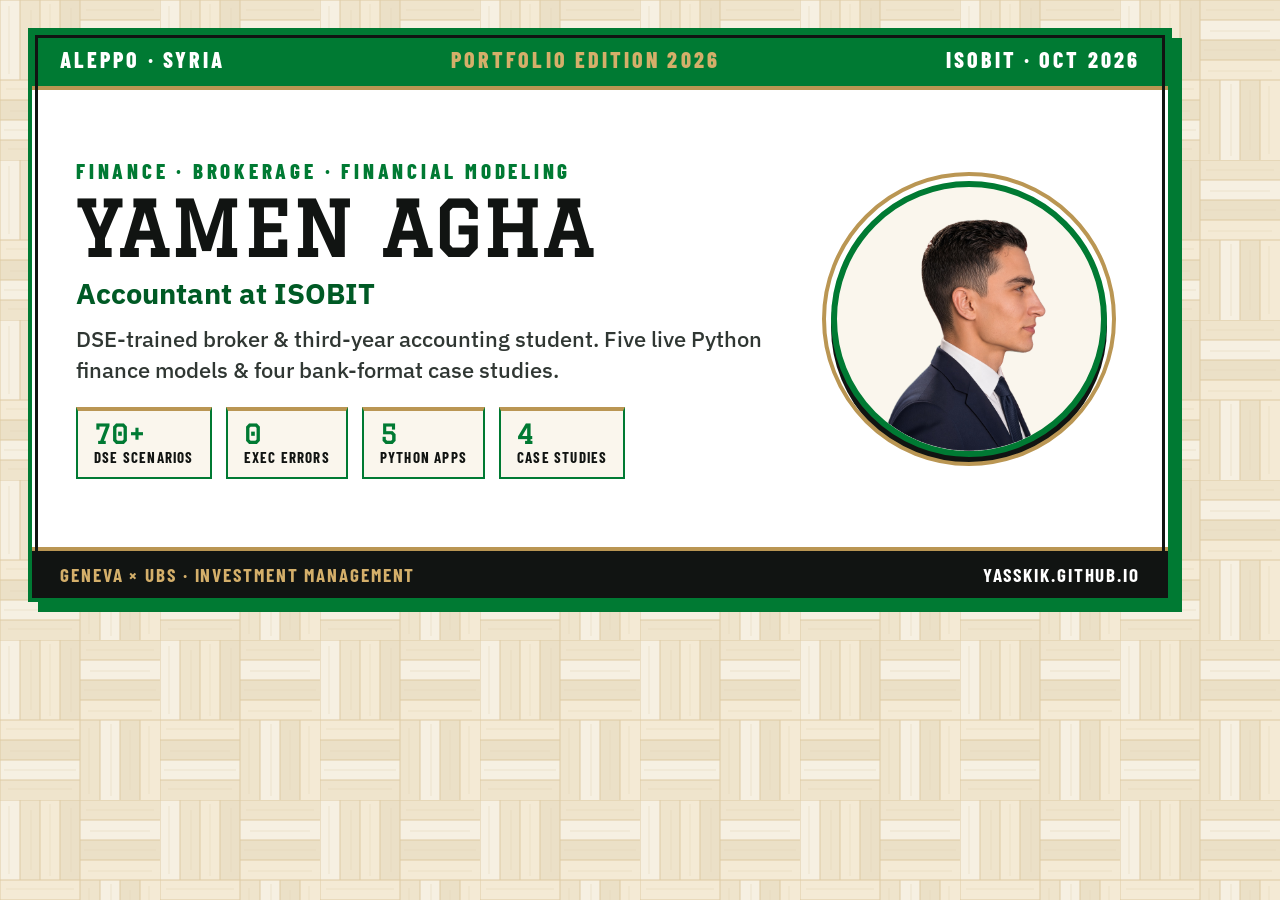
<file: tools/og.html>
<!doctype html>
<html>
<head>
<meta charset="utf-8">
<style>
@font-face{font-family:"Graduate";font-weight:400;src:url("../assets/fonts/graduate-5.2.5-latin-400-normal.woff2") format("woff2")}
@font-face{font-family:"Barlow Condensed";font-weight:700;src:url("../assets/fonts/barlow-condensed-5.2.5-latin-700-normal.woff2") format("woff2")}
@font-face{font-family:"Barlow Condensed";font-weight:800;src:url("../assets/fonts/barlow-condensed-5.2.5-latin-800-normal.woff2") format("woff2")}
@font-face{font-family:"IBM Plex Sans";font-weight:500;src:url("../assets/fonts/IBMPlexSans-500.woff2") format("woff2")}
@font-face{font-family:"IBM Plex Sans";font-weight:700;src:url("../assets/fonts/IBMPlexSans-700.woff2") format("woff2")}
*{box-sizing:border-box;margin:0;padding:0}
body{
  width:1200px;height:630px;overflow:hidden;
  background:#F6F0E1 url("../assets/img/parquet-tile.svg") repeat;
  background-size:160px 160px;
  font-family:"IBM Plex Sans",sans-serif;color:#111412;
  display:flex;align-items:center;justify-content:center;
  padding:28px;
}
.card{
  width:100%;height:100%;background:#FFFFFF;
  border:4px solid #007A33;outline:3px solid #111412;outline-offset:-10px;
  box-shadow:10px 10px 0 #007A33;
  display:flex;flex-direction:column;justify-content:space-between;
}
.bar{
  background:#007A33;color:#FFFFFF;border-bottom:4px solid #BA9653;
  padding:14px 28px;display:flex;justify-content:space-between;align-items:center;
  font-family:"Barlow Condensed",sans-serif;font-weight:800;font-size:22px;letter-spacing:0.14em;text-transform:uppercase;
}
.bar .mid{color:#D4AF6A}
.body{
  flex:1;display:grid;grid-template-columns:1fr 310px;gap:28px;align-items:center;padding:24px 44px;
}
.kicker{
  font-family:"Barlow Condensed",sans-serif;font-weight:800;font-size:21px;letter-spacing:0.18em;text-transform:uppercase;color:#007A33;margin-bottom:10px;
}
h1{
  font-family:"Graduate",serif;font-size:74px;line-height:0.96;text-transform:uppercase;color:#111412;letter-spacing:0.03em;margin-bottom:10px;
}
.role{font-size:29px;font-weight:700;color:#005A25;margin-bottom:12px}
.sub{font-size:22px;color:#303733;line-height:1.4;max-width:690px}
.stats{display:flex;gap:14px;margin-top:22px}
.stat{
  background:#FAF6ED;border:2px solid #007A33;border-top:4px solid #BA9653;padding:10px 16px;
}
.stat b{font-family:"Graduate",serif;font-size:26px;color:#007A33;display:block;line-height:1}
.stat span{font-family:"Barlow Condensed",sans-serif;font-weight:700;font-size:15px;letter-spacing:0.08em;text-transform:uppercase;color:#111412}
.portrait-wrap{
  width:276px;height:276px;border-radius:50%;border:6px solid #007A33;outline:4px solid #BA9653;outline-offset:5px;
  background:#FAF6ED;overflow:hidden;box-shadow:0 8px 0 #111412;margin:0 auto;
}
.portrait-wrap img{width:100%;height:100%;object-fit:cover;display:block}
.foot{
  background:#111412;color:#FFFFFF;border-top:4px solid #BA9653;
  padding:12px 28px;display:flex;justify-content:space-between;align-items:center;
  font-family:"Barlow Condensed",sans-serif;font-weight:700;font-size:19px;letter-spacing:0.1em;text-transform:uppercase;
}
.foot .gold{color:#D4AF6A}
</style>
</head>
<body>
<div class="card">
  <div class="bar">
    <span>ALEPPO · SYRIA</span>
    <span class="mid">PORTFOLIO EDITION 2026</span>
    <span>ISOBIT · OCT 2026</span>
  </div>
  <div class="body">
    <div>
      <div class="kicker">Finance · Brokerage · Financial Modeling</div>
      <h1>Yamen Agha</h1>
      <div class="role">Accountant at ISOBIT</div>
      <div class="sub">DSE-trained broker &amp; third-year accounting student. Five live Python finance models &amp; four bank-format case studies.</div>
      <div class="stats">
        <div class="stat"><b>70+</b><span>DSE Scenarios</span></div>
        <div class="stat"><b>0</b><span>Exec Errors</span></div>
        <div class="stat"><b>5</b><span>Python Apps</span></div>
        <div class="stat"><b>4</b><span>Case Studies</span></div>
      </div>
    </div>
    <div class="portrait-wrap">
      <img src="../assets/img/yamen-circle-trans.png" alt="Yamen Agha">
    </div>
  </div>
  <div class="foot">
    <span class="gold">GENEVA × UBS · INVESTMENT MANAGEMENT</span>
    <span>yasskik.github.io</span>
  </div>
</div>
</body>
</html>
</file>
<file: assets/css/style.css>
/* Yamen Agha — Boston Celtics-inspired interactive mockup (bright base, parquet, green #007A33, gold #BA9653, black accents, ZERO gradients). */
@font-face{font-family:"Graduate";font-style:normal;font-weight:400;font-display:swap;src:url("../fonts/graduate-5.2.5-latin-400-normal.woff2") format("woff2")}
@font-face{font-family:"Barlow Condensed";font-style:normal;font-weight:700;font-display:swap;src:url("../fonts/barlow-condensed-5.2.5-latin-700-normal.woff2") format("woff2")}
@font-face{font-family:"Barlow Condensed";font-style:normal;font-weight:800;font-display:swap;src:url("../fonts/barlow-condensed-5.2.5-latin-800-normal.woff2") format("woff2")}
@font-face{font-family:"IBM Plex Sans";font-style:normal;font-weight:400;font-display:swap;src:url("../fonts/IBMPlexSans-400.woff2") format("woff2")}
@font-face{font-family:"IBM Plex Sans";font-style:normal;font-weight:500;font-display:swap;src:url("../fonts/IBMPlexSans-500.woff2") format("woff2")}
@font-face{font-family:"IBM Plex Sans";font-style:normal;font-weight:600;font-display:swap;src:url("../fonts/IBMPlexSans-600.woff2") format("woff2")}
@font-face{font-family:"IBM Plex Sans";font-style:normal;font-weight:700;font-display:swap;src:url("../fonts/IBMPlexSans-700.woff2") format("woff2")}
@font-face{font-family:"IBM Plex Sans Arabic";font-style:normal;font-weight:400;font-display:swap;src:url("../fonts/IBMPlexSansArabic-400.woff2") format("woff2");unicode-range:U+0600-06FF,U+0750-077F,U+0870-08FF,U+FB50-FDFF,U+FE70-FEFF,U+200C-200F,U+0660-0669}
@font-face{font-family:"IBM Plex Sans Arabic";font-style:normal;font-weight:500;font-display:swap;src:url("../fonts/IBMPlexSansArabic-500.woff2") format("woff2");unicode-range:U+0600-06FF,U+0750-077F,U+0870-08FF,U+FB50-FDFF,U+FE70-FEFF,U+200C-200F,U+0660-0669}
@font-face{font-family:"IBM Plex Sans Arabic";font-style:normal;font-weight:600;font-display:swap;src:url("../fonts/IBMPlexSansArabic-600.woff2") format("woff2");unicode-range:U+0600-06FF,U+0750-077F,U+0870-08FF,U+FB50-FDFF,U+FE70-FEFF,U+200C-200F,U+0660-0669}
@font-face{font-family:"Cairo";font-style:normal;font-weight:700;font-display:swap;src:url("../fonts/cairo-5.2.5-arabic-700-normal.woff2") format("woff2");unicode-range:U+0600-06FF,U+0750-077F,U+0870-08FF,U+FB50-FDFF,U+FE70-FEFF,U+200C-200F,U+0660-0669}
@font-face{font-family:"Cairo";font-style:normal;font-weight:800;font-display:swap;src:url("../fonts/cairo-5.2.5-arabic-800-normal.woff2") format("woff2");unicode-range:U+0600-06FF,U+0750-077F,U+0870-08FF,U+FB50-FDFF,U+FE70-FEFF,U+200C-200F,U+0660-0669}

:root{
  --bg:#FFFFFF;
  --court:#FAF6ED;
  --court-deep:#EFE6D2;
  --ink:#111412;
  --ink-soft:#252B27;
  --muted:#454F48;
  --green:#007A33;
  --green-deep:#005824;
  --gold:#BA9653;
  --gold-bright:#E5C983;
  --gold-ink:#7A5B1F;
  --black:#111412;
  --line:#C9C0AB;
  --font:"IBM Plex Sans","IBM Plex Sans Arabic","Segoe UI",Tahoma,sans-serif;
  --varsity:"Graduate","Barlow Condensed","Cairo",Georgia,serif;
  --cond:"Barlow Condensed","Cairo","IBM Plex Sans",sans-serif;
  --measure:68rem;
}

*{box-sizing:border-box}
html{font-size:19px;scroll-behavior:smooth}
@media (prefers-reduced-motion:reduce){html{scroll-behavior:auto}}
body{
  margin:0;
  background:var(--bg);
  color:var(--ink);
  font-family:var(--font);
  font-size:1rem;
  line-height:1.65;
  -webkit-font-smoothing:antialiased;
  overflow-x:hidden;
}
html[lang="ar"] body{font-family:"IBM Plex Sans Arabic","IBM Plex Sans","Segoe UI",Tahoma,sans-serif}

img{max-width:100%;height:auto;display:block}
a{color:var(--green);text-underline-offset:0.18em}
a:hover{color:var(--green-deep)}
a:focus-visible,button:focus-visible{outline:3px solid var(--gold);outline-offset:3px}
h1,h2,h3,h4{margin:0;color:var(--ink);line-height:1.18}
p{margin:0}
ul,ol{margin:0;padding:0}
button{font-family:inherit;cursor:pointer}

.skip{position:absolute;inset-inline-start:1rem;top:-4rem;background:var(--green);color:#fff;padding:0.5rem 0.9rem;z-index:50;font-weight:700}
.skip:focus{top:0.5rem}
.sr-only{position:absolute;width:1px;height:1px;padding:0;margin:-1px;overflow:hidden;clip:rect(0,0,0,0);white-space:nowrap;border:0}
.ltr{direction:ltr;unicode-bidi:isolate}

.wrap{width:min(var(--measure), calc(100% - 2.4rem));margin-inline:auto}

/* ----- Scroll reveal ----- */
.reveal{opacity:0;transform:translateY(16px);transition:opacity 0.45s ease, transform 0.45s ease}
.reveal.is-in{opacity:1;transform:none}
@media (prefers-reduced-motion:reduce){
  .reveal{opacity:1;transform:none;transition:none}
}

/* ----- Parquet bands ----- */
.parquet-band{
  background-color:#F4ECDA;
  background-image:url("../img/parquet-tile.svg");
  background-repeat:repeat;
  background-size:160px 160px;
}

/* ----- Top Court Header ----- */
.topbar-stripe{height:6px;background:var(--green);border-bottom:3px solid var(--gold)}
.nav{
  position:sticky;top:0;z-index:35;
  background:#FFFFFF;
  border-bottom:3px solid var(--black);
  box-shadow:0 3px 0 var(--gold);
}
.nav__inner{
  width:min(var(--measure), calc(100% - 2.4rem));
  margin-inline:auto;
  padding-block:0.55rem;
  display:flex;align-items:center;justify-content:space-between;gap:0.8rem 1.4rem;flex-wrap:wrap;
}
.brand{display:inline-flex;align-items:center;gap:0.55rem;text-decoration:none;color:var(--ink)}
.brand__crest{width:34px;height:34px;flex-shrink:0}
.brand__name{
  font-family:var(--varsity);font-size:1.1rem;letter-spacing:0.02em;color:var(--ink);
  direction:ltr;unicode-bidi:isolate;
}
.nav__links{display:flex;flex-wrap:wrap;gap:0.2rem 1.15rem;list-style:none}
.nav__links a{
  color:var(--ink);text-decoration:none;
  font-family:var(--cond);font-weight:700;font-size:1.05rem;
  text-transform:uppercase;letter-spacing:0.05em;
  padding:0.25rem 0.45rem;
  border-bottom:3px solid transparent;
  transition:color 0.15s ease, border-color 0.15s ease, background-color 0.15s ease;
}
html[lang="ar"] .nav__links a{font-family:"Cairo","IBM Plex Sans Arabic",sans-serif;text-transform:none;letter-spacing:0;font-size:0.98rem}
.nav__links a:hover{color:var(--green);border-bottom-color:var(--gold)}
.nav__links a.is-active{background:var(--green);color:#FFFFFF;border-bottom-color:var(--gold)}
.nav__end{display:flex;align-items:center;gap:0.65rem;margin-inline-start:auto}
.nav__lang{
  font-weight:700;text-decoration:none;color:var(--ink);
  border:2px solid var(--line);padding:0.3rem 0.65rem;background:var(--court);
}
.nav__lang:hover{border-color:var(--green);color:var(--green)}

/* ----- Athletic Buttons ----- */
.btn{
  display:inline-flex;align-items:center;justify-content:center;gap:0.45rem;
  min-height:2.85rem;padding:0.55rem 1.25rem;
  font-family:var(--cond);font-size:1.04rem;font-weight:700;
  text-transform:uppercase;letter-spacing:0.06em;
  text-decoration:none;
  border:3px solid var(--green);
  background:var(--green);color:#FFFFFF;
  box-shadow:3px 3px 0 var(--black);
  transition:transform 0.12s ease, box-shadow 0.12s ease, background-color 0.12s ease;
}
html[lang="ar"] .btn{font-family:"Cairo","IBM Plex Sans Arabic",sans-serif;text-transform:none;letter-spacing:0}
.btn:hover{
  background:var(--green-deep);border-color:var(--green-deep);color:#FFFFFF;
  transform:translate(-1px,-1px);box-shadow:4px 4px 0 var(--gold);
}
.btn--line{background:#FFFFFF;color:var(--ink);border-color:var(--black)}
.btn--line:hover{background:var(--court);color:var(--green);border-color:var(--green)}
.btn--gold{background:var(--gold);color:var(--black);border-color:var(--black)}
.btn--gold:hover{background:var(--gold-bright);color:var(--black)}
.btn--small{min-height:2.35rem;padding:0.35rem 0.9rem;font-size:0.94rem;box-shadow:2px 2px 0 var(--black)}
.btns{display:flex;flex-wrap:wrap;gap:0.7rem}

/* ----- Scoreboard / Jumbotron Hero ----- */
.hero{padding:1.35rem 0 1.6rem;border-bottom:4px solid var(--green)}
.jumbotron{
  background:#FFFFFF;
  border:4px solid var(--black);
  outline:3px solid var(--green);outline-offset:4px;
  box-shadow:0 8px 0 var(--gold);
}
.jumbo__bar{
  background:var(--green);color:#FFFFFF;
  padding:0.45rem 1rem;border-bottom:3px solid var(--gold);
  display:flex;align-items:center;justify-content:space-between;gap:0.8rem;
  font-family:var(--cond);font-weight:700;font-size:0.9rem;letter-spacing:0.1em;text-transform:uppercase;
}
html[lang="ar"] .jumbo__bar{font-family:"Cairo","IBM Plex Sans Arabic",sans-serif;letter-spacing:0.02em;text-transform:none}
.jumbo__bar-mid{color:var(--gold-bright);display:inline-flex;align-items:center;gap:0.45rem}
.jumbo__grid{
  display:grid;grid-template-columns:13rem 1fr 13rem;align-items:center;gap:1.25rem;
  padding:1.2rem 1.4rem;
}
.jumbo__side{display:grid;gap:0.8rem}
.jersey-stat{
  background:var(--court);border:2px solid var(--black);border-top:4px solid var(--green);
  padding:0.65rem 0.75rem;text-align:center;
  transition:transform 0.15s ease, border-color 0.15s ease;
}
.jersey-stat:hover{transform:translateY(-2px);border-color:var(--green)}
.jersey-stat__num{
  display:block;font-family:var(--varsity);font-size:1.85rem;line-height:1.05;
  color:var(--green);text-shadow:2px 2px 0 var(--gold-bright);
  font-variant-numeric:tabular-nums;direction:ltr;unicode-bidi:isolate;
}
.jersey-stat__label{
  display:block;margin-top:0.25rem;font-family:var(--cond);font-weight:700;font-size:0.82rem;
  text-transform:uppercase;letter-spacing:0.06em;color:var(--ink);
}
html[lang="ar"] .jersey-stat__label{font-family:"Cairo","IBM Plex Sans Arabic",sans-serif;text-transform:none;letter-spacing:0;font-size:0.84rem}
.jersey-stat__sub{display:block;font-size:0.78rem;color:var(--muted);margin-top:0.1rem}

.jumbo__center{text-align:center;padding-inline:0.4rem}
.portrait-crest{position:relative;display:inline-flex;align-items:center;justify-content:center;gap:0.75rem;margin-bottom:0.65rem}
.portrait-ring{
  width:10.5rem;height:10.5rem;border-radius:50%;
  border:4px solid var(--green);outline:3px solid var(--gold);outline-offset:3px;
  background:var(--court);overflow:hidden;box-shadow:0 0 0 6px #FFFFFF;
}
.portrait-ring img{width:100%;height:100%;object-fit:cover;object-position:center 46%}
.shamrock-wing{width:38px;height:38px;color:var(--green)}
.hero__kicker{
  font-family:var(--cond);font-weight:800;font-size:0.9rem;letter-spacing:0.12em;text-transform:uppercase;
  color:var(--green);margin-bottom:0.25rem;
}
html[lang="ar"] .hero__kicker{font-family:"Cairo","IBM Plex Sans Arabic",sans-serif;text-transform:none;letter-spacing:0.02em}
.hero__name{
  font-family:var(--varsity);font-size:clamp(2.1rem, 4.2vw, 3rem);color:var(--ink);
  letter-spacing:0.02em;text-shadow:3px 3px 0 #E5D4AD;direction:ltr;unicode-bidi:isolate;
}
.hero__role{margin-top:0.3rem;font-size:1.12rem;font-weight:700;color:var(--green-deep)}
.hero__lede{margin:0.45rem auto 0;max-width:34rem;font-size:0.98rem;line-height:1.5;color:var(--ink-soft)}
.hero__loc{margin-top:0.35rem;font-size:0.9rem;font-weight:600;color:var(--gold-ink)}
.jumbo__center .btns{justify-content:center;margin-top:0.85rem}

.scoreboard-strip{
  background:var(--black);color:#FFFFFF;border-top:3px solid var(--gold);
  padding:0.55rem 1rem;display:grid;grid-template-columns:repeat(5, 1fr);gap:0.5rem;text-align:center;
}
.sb-cell{border-inline-end:1px solid #303832;padding-inline:0.4rem}
.sb-cell:last-child{border-inline-end:none}
.sb-cell__val{display:block;font-family:var(--cond);font-weight:800;font-size:1.02rem;color:var(--gold-bright);letter-spacing:0.04em}
html[lang="ar"] .sb-cell__val{font-family:"Cairo","IBM Plex Sans Arabic",sans-serif;letter-spacing:0}
.sb-cell__lbl{display:block;font-size:0.74rem;color:#D6DDD8;text-transform:uppercase;letter-spacing:0.05em}
html[lang="ar"] .sb-cell__lbl{text-transform:none;letter-spacing:0}

/* ----- Championship Banner Section Headers ----- */
.section{padding:3.7rem 0;border-bottom:3px solid var(--black)}
.section--white{background:#FFFFFF}
.section--court{background:var(--court)}

.rafter-head{text-align:center;margin-bottom:2.2rem;position:relative}
.rafter-bar{
  height:6px;background:var(--black);border-top:2px solid var(--gold);
  margin:0 auto;max-width:26rem;position:relative;
}
.rafter-bar::before,.rafter-bar::after{
  content:"";position:absolute;top:-5px;width:12px;height:12px;border-radius:50%;
  background:var(--gold);border:2px solid var(--black);
}
.rafter-bar::before{left:-6px}
.rafter-bar::after{right:-6px}
.banner-pennant{
  display:inline-flex;flex-direction:column;align-items:center;justify-content:center;
  background:var(--green);color:#FFFFFF;min-width:11rem;
  padding:0.6rem 1.8rem 1.4rem;border-inline:4px solid var(--gold);
  clip-path:polygon(0 0, 100% 0, 100% 78%, 50% 100%, 0 78%);
  margin-bottom:1rem;
}
.banner-pennant__no{font-family:var(--varsity);font-size:0.85rem;color:var(--gold-bright);letter-spacing:0.12em}
.banner-pennant__lbl{font-family:var(--cond);font-weight:800;font-size:1rem;letter-spacing:0.1em;text-transform:uppercase}
html[lang="ar"] .banner-pennant__lbl{font-family:"Cairo","IBM Plex Sans Arabic",sans-serif;text-transform:none;letter-spacing:0}
.section__title{font-family:var(--varsity);font-size:clamp(1.6rem, 3vw, 2.2rem);color:var(--ink);letter-spacing:0.01em}
html[lang="ar"] .section__title{font-family:"Cairo","IBM Plex Sans Arabic",sans-serif;font-weight:800;letter-spacing:0}
.section__intro{margin:0.7rem auto 0;max-width:42rem;color:var(--ink-soft);font-size:1.02rem;text-align:center}

/* ----- Celtic Knotwork Divider ----- */
.knot-divider{display:flex;align-items:center;justify-content:center;gap:1rem;margin:2.4rem auto;max-width:34rem}
.knot-divider::before,.knot-divider::after{content:"";height:2px;flex:1;background:var(--gold);border-bottom:1px solid var(--green)}
.knot-divider svg{width:34px;height:34px;color:var(--green);flex-shrink:0}

/* ----- Trophy Case / Retired Numbers + Scouting About ----- */
.trophy-case{
  display:grid;grid-template-columns:repeat(4, 1fr);gap:1rem;
  margin-bottom:2rem;
}
.retired-jersey{
  background:var(--court);border:3px solid var(--black);border-top:6px solid var(--green);
  padding:1rem 0.9rem;text-align:center;
  box-shadow:4px 4px 0 var(--gold);
  transition:transform 0.15s ease, box-shadow 0.15s ease;
}
.retired-jersey:hover{transform:translateY(-3px);box-shadow:6px 6px 0 var(--green)}
.retired-jersey__no{
  display:inline-flex;align-items:center;justify-content:center;
  min-width:4.4rem;padding:0.25rem 0.65rem;
  background:var(--green);color:var(--gold-bright);
  border:2px solid var(--gold);outline:2px solid var(--black);
  font-family:var(--varsity);font-size:1.55rem;line-height:1.1;
  direction:ltr;unicode-bidi:isolate;margin-bottom:0.55rem;
}
.retired-jersey__org{
  display:block;font-family:var(--cond);font-weight:800;font-size:0.98rem;
  letter-spacing:0.05em;text-transform:uppercase;color:var(--ink);
}
html[lang="ar"] .retired-jersey__org{font-family:"Cairo","IBM Plex Sans Arabic",sans-serif;text-transform:none;letter-spacing:0}
.retired-jersey__desc{display:block;font-size:0.86rem;color:var(--muted);margin-top:0.2rem;font-weight:500}

.about-box{
  background:#FFFFFF;border:3px solid var(--black);box-shadow:6px 6px 0 var(--green);
  padding:2.1rem;display:grid;grid-template-columns:1.25fr 0.95fr;gap:2rem 3rem;align-items:start;
}
.about__lead{font-size:1.12rem;font-weight:600;color:var(--ink);margin-bottom:0.9rem}
.about__body{color:var(--ink-soft)}
.scout-card{background:var(--court);border:2px solid var(--green);padding:1.25rem 1.35rem}
.scout-card__head{
  font-family:var(--cond);font-weight:800;font-size:0.92rem;text-transform:uppercase;
  letter-spacing:0.08em;color:var(--green);border-bottom:2px solid var(--gold);
  padding-bottom:0.45rem;margin-bottom:0.7rem;
}
html[lang="ar"] .scout-card__head{font-family:"Cairo","IBM Plex Sans Arabic",sans-serif;text-transform:none;letter-spacing:0}
.facts{list-style:none;margin:0}
.facts li{padding:0.6rem 0;border-bottom:1px solid var(--line)}
.facts li:last-child{border-bottom:none;padding-bottom:0}
.facts dt{font-family:var(--cond);font-weight:700;font-size:0.82rem;text-transform:uppercase;letter-spacing:0.06em;color:var(--gold-ink)}
html[lang="ar"] .facts dt{font-family:"Cairo","IBM Plex Sans Arabic",sans-serif;text-transform:none;letter-spacing:0}
.facts dd{margin:0.1rem 0 0;font-weight:600;color:var(--ink)}

/* ----- Career Basketball "Season" Timeline with Court-Line SVG Spine ----- */
.season-court{
  position:relative;
  background:#FFFFFF;border:3px solid var(--black);
  box-shadow:6px 6px 0 var(--gold);
  padding:2rem 1.6rem;
}
.court-axis{
  position:relative;
  display:grid;gap:1.5rem;
}
/* Center court line on desktop */
.court-spine{
  position:absolute;top:0;bottom:0;left:50%;transform:translateX(-50%);
  width:4px;background:var(--green);border-inline:1px solid var(--gold);
  pointer-events:none;
}
.season-stop{
  position:relative;
  display:grid;grid-template-columns:1fr 4.2rem 1fr;
  align-items:start;gap:0 1rem;
}
.season-stop__node{
  grid-column:2;grid-row:1;justify-self:center;z-index:2;
  width:3.6rem;height:3.6rem;border-radius:50%;
  background:var(--court);border:3px solid var(--green);outline:2px solid var(--black);
  display:flex;flex-direction:column;align-items:center;justify-content:center;
  box-shadow:0 3px 0 var(--gold);
}
.season-stop__node svg{width:22px;height:22px;color:var(--green)}
.season-stop__no{font-family:var(--varsity);font-size:0.76rem;color:var(--ink);line-height:1;margin-top:1px}
.season-card{
  background:var(--court);border:2px solid var(--black);border-top:5px solid var(--green);
  padding:1.25rem 1.35rem;box-shadow:4px 4px 0 #E4DEC9;
  transition:transform 0.16s ease, box-shadow 0.16s ease, border-color 0.16s ease;
}
.season-card:hover{
  transform:translateY(-3px);border-color:var(--green);box-shadow:6px 6px 0 var(--gold);
  background:#FFFFFF;
}
.season-stop:nth-child(odd) .season-card{grid-column:1;grid-row:1}
.season-stop:nth-child(even) .season-card{grid-column:3;grid-row:1}
.season-card__meta{
  display:flex;flex-wrap:wrap;justify-content:space-between;gap:0.4rem;
  font-family:var(--cond);font-weight:700;font-size:0.86rem;letter-spacing:0.05em;
  text-transform:uppercase;color:var(--gold-ink);border-bottom:1px solid var(--line);
  padding-bottom:0.4rem;margin-bottom:0.55rem;
}
html[lang="ar"] .season-card__meta{font-family:"Cairo","IBM Plex Sans Arabic",sans-serif;text-transform:none;letter-spacing:0}
.job__role{font-size:1.15rem;font-weight:700;color:var(--ink)}
.job__org{font-weight:700;color:var(--green);margin:0.15rem 0 0.55rem}
.job__points{padding-inline-start:1.15rem;color:var(--ink-soft);font-size:0.95rem}
.job__points li{margin:0.26rem 0}

/* ----- Hanging Championship Banners (Certifications & Milestones) ----- */
.rafters-wrap{margin-top:2.8rem}
.rafters-title{
  text-align:center;font-family:var(--varsity);font-size:1.35rem;color:var(--ink);margin-bottom:0.35rem;
}
html[lang="ar"] .rafters-title{font-family:"Cairo","IBM Plex Sans Arabic",sans-serif;font-weight:800}
.rafters-sub{text-align:center;color:var(--muted);font-size:0.95rem;margin-bottom:1.25rem}
.rafter-beam{
  height:10px;background:var(--black);border-top:3px solid var(--gold);border-bottom:2px solid var(--green);
}
.champ-rafters{
  display:grid;grid-template-columns:repeat(4, 1fr);gap:1rem;
  padding-top:0;align-items:start;
}
@keyframes banner-sway{
  0%,100%{transform:rotate(-0.7deg)}
  50%{transform:rotate(0.7deg)}
}
.champ-banner{
  transform-origin:top center;
  animation:banner-sway 5.2s ease-in-out infinite;
}
.champ-banner:nth-child(2){animation-delay:-1.1s}
.champ-banner:nth-child(3){animation-delay:-2.3s}
.champ-banner:nth-child(4){animation-delay:-3.4s}
.champ-banner:nth-child(5){animation-delay:-4.2s}
.champ-banner:hover,.champ-banner:focus-within{animation-play-state:paused}
@media (prefers-reduced-motion:reduce){.champ-banner{animation:none}}

.champ-banner__btn{
  width:100%;border:none;border-inline:3px solid var(--gold);
  background:var(--green);color:#FFFFFF;
  padding:0.9rem 0.65rem 1.85rem;
  clip-path:polygon(0 0, 100% 0, 100% 85%, 50% 100%, 0 85%);
  display:flex;flex-direction:column;align-items:center;text-align:center;gap:0.25rem;
  transition:background-color 0.15s ease, transform 0.15s ease;
}
.champ-banner__btn:hover,.champ-banner__btn[aria-expanded="true"]{
  background:var(--green-deep);transform:translateY(2px);
}
.champ-banner__yr{
  font-family:var(--varsity);font-size:0.86rem;color:var(--gold-bright);letter-spacing:0.1em;
}
.champ-banner__name{
  font-family:var(--cond);font-weight:800;font-size:1.02rem;line-height:1.15;
  text-transform:uppercase;letter-spacing:0.04em;color:#FFFFFF;
}
html[lang="ar"] .champ-banner__name{font-family:"Cairo","IBM Plex Sans Arabic",sans-serif;text-transform:none;letter-spacing:0}
.champ-banner__cue{
  margin-top:0.25rem;font-size:0.74rem;font-weight:600;color:var(--gold-bright);
  border:1px solid var(--gold);padding:0.1rem 0.45rem;
}
.banner-detail{
  margin-top:1.35rem;background:#FFFFFF;border:3px solid var(--black);border-inline-start:6px solid var(--green);
  box-shadow:5px 5px 0 var(--gold);padding:1.35rem 1.5rem;
}
.banner-detail__meta{
  font-family:var(--cond);font-weight:800;font-size:0.88rem;letter-spacing:0.08em;text-transform:uppercase;
  color:var(--gold-ink);margin-bottom:0.25rem;
}
html[lang="ar"] .banner-detail__meta{font-family:"Cairo","IBM Plex Sans Arabic",sans-serif;text-transform:none;letter-spacing:0}
.banner-detail__title{font-size:1.2rem;font-weight:700;color:var(--green-deep);margin-bottom:0.55rem}
.banner-detail__list{padding-inline-start:1.2rem;color:var(--ink-soft)}
.banner-detail__list li{margin:0.25rem 0}

/* ----- Trading-Card / Jersey-Style Flip Cards + Filter Chips ----- */
.filter-bar{
  display:flex;flex-wrap:wrap;justify-content:center;gap:0.6rem;
  margin-bottom:1.9rem;
}
.filter-chip{
  background:var(--court);color:var(--ink);
  border:2px solid var(--black);padding:0.48rem 1.1rem;
  font-family:var(--cond);font-weight:700;font-size:0.98rem;
  text-transform:uppercase;letter-spacing:0.06em;
  box-shadow:2px 2px 0 var(--black);
  transition:background-color 0.14s ease, color 0.14s ease, transform 0.12s ease;
}
html[lang="ar"] .filter-chip{font-family:"Cairo","IBM Plex Sans Arabic",sans-serif;text-transform:none;letter-spacing:0}
.filter-chip:hover{background:#FFFFFF;color:var(--green);transform:translateY(-1px)}
.filter-chip.is-active{background:var(--green);color:#FFFFFF;border-color:var(--black);box-shadow:3px 3px 0 var(--gold)}

.trade-grid{
  display:grid;grid-template-columns:repeat(2, 1fr);gap:1.8rem;
}
.trade-card{
  perspective:1300px;
  min-height:30.5rem;
}
.trade-card[hidden]{display:none}
.trade-card__inner{
  position:relative;width:100%;height:100%;min-height:30.5rem;
  transform-style:preserve-3d;
  transition:transform 0.55s cubic-bezier(0.22, 0.7, 0.25, 1);
}
.trade-card:hover .trade-card__inner,
.trade-card:focus-within .trade-card__inner,
.trade-card.is-flipped .trade-card__inner{
  transform:rotateY(180deg);
}
@media (prefers-reduced-motion:reduce){
  .trade-card__inner{transition:none}
}
.trade-face{
  position:absolute;inset:0;backface-visibility:hidden;-webkit-backface-visibility:hidden;
  background:#FFFFFF;border:3px solid var(--black);
  display:flex;flex-direction:column;justify-content:space-between;
  padding:1.15rem;
}
.trade-face--front{box-shadow:6px 6px 0 var(--gold)}
.trade-card:nth-child(even) .trade-face--front{box-shadow:6px 6px 0 var(--green)}
.trade-face--back{
  transform:rotateY(180deg);
  background:var(--court);border:3px solid var(--green);outline:2px solid var(--black);outline-offset:-6px;
  box-shadow:6px 6px 0 var(--black);
  padding:1.45rem;
}

.trade-top{
  display:flex;align-items:center;justify-content:space-between;gap:0.5rem;
  background:var(--green);color:#FFFFFF;padding:0.42rem 0.75rem;
  border-bottom:3px solid var(--gold);margin-bottom:0.85rem;
}
.trade-top__kind{
  font-family:var(--cond);font-weight:700;font-size:0.86rem;letter-spacing:0.08em;text-transform:uppercase;
}
html[lang="ar"] .trade-top__kind{font-family:"Cairo","IBM Plex Sans Arabic",sans-serif;text-transform:none;letter-spacing:0}
.trade-top__no{font-family:var(--varsity);font-size:0.92rem;color:var(--gold-bright)}

.trade-media{
  border:2px solid var(--black);background:var(--court);padding:0.35rem;
  flex:1;display:flex;align-items:center;justify-content:center;overflow:hidden;
}
.trade-media img{width:100%;max-height:14.2rem;object-fit:contain}
.trade-media--phones{display:grid;grid-template-columns:1fr 1fr;gap:0.5rem;padding:0.45rem}
.trade-media--phones img{max-height:13.8rem;object-fit:contain;border:1px solid var(--line);background:#FFFFFF}

.trade-front-foot{padding-top:0.8rem}
.trade-title{font-family:var(--varsity);font-size:1.2rem;color:var(--ink);margin-bottom:0.3rem}
html[lang="ar"] .trade-title{font-family:"Cairo","IBM Plex Sans Arabic",sans-serif;font-weight:800}
.trade-front-row{display:flex;align-items:center;justify-content:space-between;gap:0.5rem;flex-wrap:wrap;margin-top:0.35rem}
.tags{font-size:0.88rem;font-weight:600;color:var(--muted)}
.flip-toggle{
  background:var(--court);color:var(--green-deep);border:2px solid var(--green);
  padding:0.28rem 0.65rem;font-family:var(--cond);font-weight:700;font-size:0.82rem;
  text-transform:uppercase;letter-spacing:0.04em;
}
html[lang="ar"] .flip-toggle{font-family:"Cairo","IBM Plex Sans Arabic",sans-serif;text-transform:none;letter-spacing:0}
.flip-toggle:hover{background:var(--green);color:#FFFFFF}

.trade-back-head{display:flex;align-items:center;justify-content:space-between;border-bottom:2px solid var(--gold);padding-bottom:0.5rem;margin-bottom:0.8rem}
.trade-back-kicker{font-family:var(--cond);font-weight:800;font-size:0.88rem;letter-spacing:0.08em;text-transform:uppercase;color:var(--green)}
html[lang="ar"] .trade-back-kicker{font-family:"Cairo","IBM Plex Sans Arabic",sans-serif;text-transform:none;letter-spacing:0}
.trade-back-body{color:var(--ink-soft);font-size:0.98rem;margin-bottom:0.85rem}
.trade-back-points{padding-inline-start:1.15rem;color:var(--ink);font-size:0.92rem;margin-bottom:0.9rem}
.trade-back-points li{margin:0.2rem 0}

/* ----- Case Studies Scoreboard / "Box Score" Table with Tabs ----- */
.box-tabs{display:flex;flex-wrap:wrap;justify-content:center;gap:0.55rem;margin-bottom:1.4rem}
.box-tab{
  background:#FFFFFF;color:var(--ink);border:2px solid var(--black);padding:0.48rem 1.05rem;
  font-family:var(--cond);font-weight:700;font-size:0.96rem;text-transform:uppercase;letter-spacing:0.05em;
}
html[lang="ar"] .box-tab{font-family:"Cairo","IBM Plex Sans Arabic",sans-serif;text-transform:none;letter-spacing:0}
.box-tab:hover{border-color:var(--green);color:var(--green)}
.box-tab.is-active{background:var(--black);color:var(--gold-bright);border-color:var(--black);box-shadow:3px 3px 0 var(--green)}

.box-score-shell{
  background:#FFFFFF;border:3px solid var(--black);box-shadow:6px 6px 0 var(--green);
  overflow-x:auto;
}
.box-table{width:100%;border-collapse:collapse;text-align:start}
.box-table thead th{
  background:var(--green);color:#FFFFFF;border-bottom:3px solid var(--gold);
  padding:0.85rem 1rem;font-family:var(--cond);font-weight:800;font-size:0.9rem;
  text-transform:uppercase;letter-spacing:0.08em;white-space:nowrap;
}
html[lang="ar"] .box-table thead th{font-family:"Cairo","IBM Plex Sans Arabic",sans-serif;text-transform:none;letter-spacing:0}
.box-row td{
  padding:1rem;border-bottom:1px solid var(--line);vertical-align:middle;
}
.box-row:hover{background:var(--court)}
.box-row[hidden],.box-detail[hidden]{display:none}
.box-row__title{font-weight:700;font-size:1.06rem;color:var(--ink)}
.box-row__kind{display:block;font-size:0.82rem;font-weight:700;color:var(--green);text-transform:uppercase;letter-spacing:0.05em}
html[lang="ar"] .box-row__kind{text-transform:none;letter-spacing:0}
.box-metric-pill{
  display:inline-block;background:var(--court);border:1px solid var(--gold);
  padding:0.18rem 0.5rem;margin:0.12rem;font-size:0.84rem;font-weight:700;color:var(--ink);
}
.box-expand-btn{
  background:var(--court);border:2px solid var(--black);color:var(--ink);
  padding:0.35rem 0.7rem;font-family:var(--cond);font-weight:700;font-size:0.86rem;
  text-transform:uppercase;letter-spacing:0.04em;
}
html[lang="ar"] .box-expand-btn{font-family:"Cairo","IBM Plex Sans Arabic",sans-serif;text-transform:none;letter-spacing:0}
.box-expand-btn:hover,.box-expand-btn[aria-expanded="true"]{background:var(--green);color:#FFFFFF;border-color:var(--green)}
.box-detail td{
  background:var(--court);padding:1.1rem 1.25rem;border-bottom:2px solid var(--black);
}
.box-detail__wrap{display:flex;flex-wrap:wrap;justify-content:space-between;align-items:center;gap:1rem}
.box-detail__text{max-width:44rem;color:var(--ink-soft);font-size:0.96rem}

.excel-bar{
  margin-top:1.5rem;background:var(--court);border:2px solid var(--green);
  padding:1rem 1.3rem;text-align:center;color:var(--ink-soft);font-weight:500;
}
.excel-bar a{font-weight:700}

/* ----- Skills Stat Sheet + Interactive Radial Half-Court Shot Chart ----- */
.analytics-grid{
  display:grid;grid-template-columns:1fr 1.05fr;gap:1.8rem;align-items:start;
}
.shot-panel,.stat-panel{
  background:#FFFFFF;border:3px solid var(--black);padding:1.55rem;
  box-shadow:5px 5px 0 var(--gold);
}
.panel-head{
  font-family:var(--varsity);font-size:1.18rem;color:var(--ink);
  border-bottom:3px solid var(--green);padding-bottom:0.45rem;margin-bottom:0.9rem;
}
html[lang="ar"] .panel-head{font-family:"Cairo","IBM Plex Sans Arabic",sans-serif;font-weight:800}
.shot-court-box{
  background:var(--court);border:2px solid var(--black);padding:0.75rem;margin-bottom:1rem;
}
.shot-svg{width:100%;height:auto;display:block}
.shot-zone-btns{display:grid;grid-template-columns:1fr 1fr;gap:0.6rem}
.shot-zone{
  background:var(--court);border:2px solid var(--black);padding:0.55rem 0.7rem;
  text-align:start;transition:background-color 0.14s ease, border-color 0.14s ease;
}
.shot-zone:hover,.shot-zone.is-active{
  background:var(--green);color:#FFFFFF;border-color:var(--black);
}
.shot-zone__name{display:block;font-weight:700;font-size:0.92rem}
.shot-zone__cnt{display:block;font-size:0.78rem;color:var(--gold-ink);font-weight:700}
.shot-zone:hover .shot-zone__cnt,.shot-zone.is-active .shot-zone__cnt{color:var(--gold-bright)}

.skill-stat-grid{display:grid;gap:0.95rem}
.skill-stat-card{
  border:2px solid var(--line);border-inline-start:5px solid var(--green);
  padding:0.85rem 1rem;background:#FFFFFF;
  transition:border-color 0.15s ease, background-color 0.15s ease;
}
.skill-stat-card.is-active{border-color:var(--black);background:var(--court);box-shadow:3px 3px 0 var(--gold)}
.skill-stat-card h3{
  font-family:var(--cond);font-weight:800;font-size:1.02rem;text-transform:uppercase;
  letter-spacing:0.05em;color:var(--green);margin-bottom:0.35rem;
}
html[lang="ar"] .skill-stat-card h3{font-family:"Cairo","IBM Plex Sans Arabic",sans-serif;text-transform:none;letter-spacing:0}
.skill-stat-card ul{padding-inline-start:1.15rem;color:var(--ink-soft);font-size:0.93rem}

.edu-lang-grid{
  display:grid;grid-template-columns:1.1fr 0.9fr;gap:1.8rem;margin-top:1.8rem;
}
.edu__school{font-family:var(--varsity);font-size:1.22rem;margin-bottom:0.2rem}
html[lang="ar"] .edu__school{font-family:"Cairo","IBM Plex Sans Arabic",sans-serif;font-weight:800}
.edu__degree{font-weight:700;color:var(--green-deep);margin-bottom:0.25rem}
.edu__meta{color:var(--muted);font-weight:500;margin-bottom:0.8rem}
.courses{padding-inline-start:1.2rem;color:var(--ink-soft);display:grid;grid-template-columns:1fr 1fr;gap:0.25rem 1rem;margin-top:0.4rem}
.langs{list-style:none;margin-top:0.5rem;display:grid;gap:0.85rem}
.lang-row__top{display:flex;justify-content:space-between;font-weight:700;margin-bottom:0.3rem}
.lang-bar{height:12px;background:var(--court);border:2px solid var(--black)}
.lang-bar__fill{height:100%;background:var(--green);border-inline-end:4px solid var(--gold)}

/* ----- Center-Court Contact Section ----- */
.center-court{
  position:relative;max-width:52rem;margin-inline:auto;
  background:#FFFFFF;border:4px solid var(--black);
  outline:3px solid var(--green);outline-offset:5px;
  box-shadow:0 8px 0 var(--gold);
  padding:2.3rem 2rem;text-align:center;
}
.center-court__ring{width:68px;height:68px;margin:0 auto 0.7rem;color:var(--green)}
.contact__text{font-size:1.08rem;color:var(--ink-soft);margin-bottom:0.8rem}
.contact__email{
  display:inline-block;font-family:var(--varsity);font-size:clamp(1.1rem, 2.5vw, 1.55rem);
  color:var(--green);text-decoration:none;margin-bottom:1.15rem;direction:ltr;unicode-bidi:isolate;
}
.contact__email:hover{color:var(--black)}
.center-court .btns{justify-content:center;margin-bottom:0.85rem}
.rows{margin:1.4rem auto 0;max-width:30rem;border-top:2px solid var(--black);text-align:start}
.rows div{display:grid;grid-template-columns:8rem 1fr;gap:0.6rem;padding:0.65rem 0;border-bottom:1px solid var(--line)}
.rows dt{font-weight:700;color:var(--green)}
.rows dd{margin:0;font-weight:600}
.rows a{color:var(--ink);text-decoration:none}
.rows a:hover{color:var(--green)}

/* ----- Back-to-top Basketball Button & CV Burst ----- */
.bball-top{
  position:fixed;bottom:1.25rem;inset-inline-end:1.25rem;z-index:40;
  width:54px;height:54px;border-radius:50%;
  background:var(--gold);border:3px solid var(--black);
  box-shadow:3px 3px 0 var(--green);
  display:grid;place-items:center;
  opacity:0;pointer-events:none;transform:translateY(10px);
  transition:opacity 0.2s ease, transform 0.2s ease;
}
.bball-top.is-shown{opacity:1;pointer-events:auto;transform:none}
.bball-top:hover{background:var(--gold-bright);transform:translateY(-2px)}
.bball-top svg{width:34px;height:34px}

.burst-layer{position:fixed;inset:0;pointer-events:none;z-index:60;overflow:hidden}
@keyframes burst-fly{
  0%{opacity:1;transform:translate(-50%,-50%) scale(0.9)}
  100%{opacity:0;transform:translate(calc(-50% + var(--dx)), calc(-50% + var(--dy))) scale(1.25)}
}
.burst-piece{
  position:fixed;font-size:1.1rem;font-weight:700;
  animation:burst-fly 0.9s ease-out forwards;
}

/* ----- Footer ----- */
.foot{background:var(--black);color:#FFFFFF;border-top:4px solid var(--gold);padding:1.35rem 0;font-size:0.92rem}
.foot__inner{
  width:min(var(--measure), calc(100% - 2.4rem));margin-inline:auto;
  display:flex;flex-wrap:wrap;justify-content:space-between;align-items:center;gap:0.8rem;
}
.foot a{color:var(--gold-bright);text-decoration:none;font-weight:700}
.foot a:hover{color:#FFFFFF}

/* ----- Responsive ----- */
@media (max-width:980px){
  .jumbo__grid{grid-template-columns:1fr;text-align:center}
  .jumbo__side{grid-template-columns:1fr 1fr}
  .scoreboard-strip{grid-template-columns:repeat(3, 1fr)}
  .trophy-case{grid-template-columns:1fr 1fr}
  .about-box,.trade-grid,.analytics-grid,.edu-lang-grid{grid-template-columns:1fr}
  .champ-rafters{grid-template-columns:repeat(2, 1fr)}
  .court-spine{inset-inline-start:1.8rem;left:auto;transform:none}
  .season-stop{grid-template-columns:3.6rem 1fr;gap:0 0.85rem}
  .season-stop__node{grid-column:1;grid-row:1}
  .season-stop:nth-child(odd) .season-card,
  .season-stop:nth-child(even) .season-card{grid-column:2;grid-row:1}
}
@media (max-width:640px){
  html{font-size:17.5px}
  .wrap,.nav__inner,.foot__inner{width:calc(100% - 1.5rem)}
  .nav__inner{display:grid;grid-template-columns:1fr auto}
  .brand{grid-column:1;grid-row:1}
  .nav__end{grid-column:2;grid-row:1;margin-inline-start:0}
  .nav__links{grid-column:1 / -1;grid-row:2;width:100%;justify-content:space-between;gap:0.25rem 0.5rem}
  .jumbo__bar{flex-direction:column;gap:0.15rem;text-align:center;font-size:0.78rem;padding:0.45rem 0.7rem}
  .jumbo__grid{padding:1rem}
  .portrait-ring{width:9rem;height:9rem}
  .shamrock-wing{display:none}
  .scoreboard-strip{grid-template-columns:1fr 1fr}
  .sb-cell{border-inline-end:none;border-bottom:1px solid #303832;padding-bottom:0.4rem}
  .sb-cell:last-child{grid-column:1 / -1;border-bottom:none;padding-bottom:0}
  .trophy-case,.champ-rafters,.shot-zone-btns,.courses{grid-template-columns:1fr}
  .trade-card,.trade-card__inner{min-height:auto}
  .trade-face{position:static;transform:none !important;backface-visibility:visible}
  .trade-face--back{display:none;margin-top:0.5rem}
  .trade-card.is-flipped .trade-face--front{display:none}
  .trade-card.is-flipped .trade-face--back{display:flex}
  .about-box,.season-court,.shot-panel,.stat-panel,.center-court{padding:1.15rem}
  .rows div{grid-template-columns:1fr}
  .btn{width:100%}
  .nav__end .btn,.filter-chip,.box-tab,.flip-toggle,.box-expand-btn{width:auto}
}

[hidden]{display:none !important}


@media (max-width:720px){
  .box-table thead{display:none}
  .box-table, .box-table tbody, .box-table tr, .box-table td{display:block;width:100%}
  .box-table tr.box-row{padding:0.85rem 0;border-bottom:2px solid var(--green)}
  .box-table td{border-bottom:none;padding:0.35rem 0.9rem}
  .box-table td:first-child{padding-top:0.5rem}
  .box-table td:last-child{padding-bottom:0.6rem}
  .box-table tr.box-detail td{padding:0}
  .box-detail__wrap{padding:0.9rem}
}
</file>
